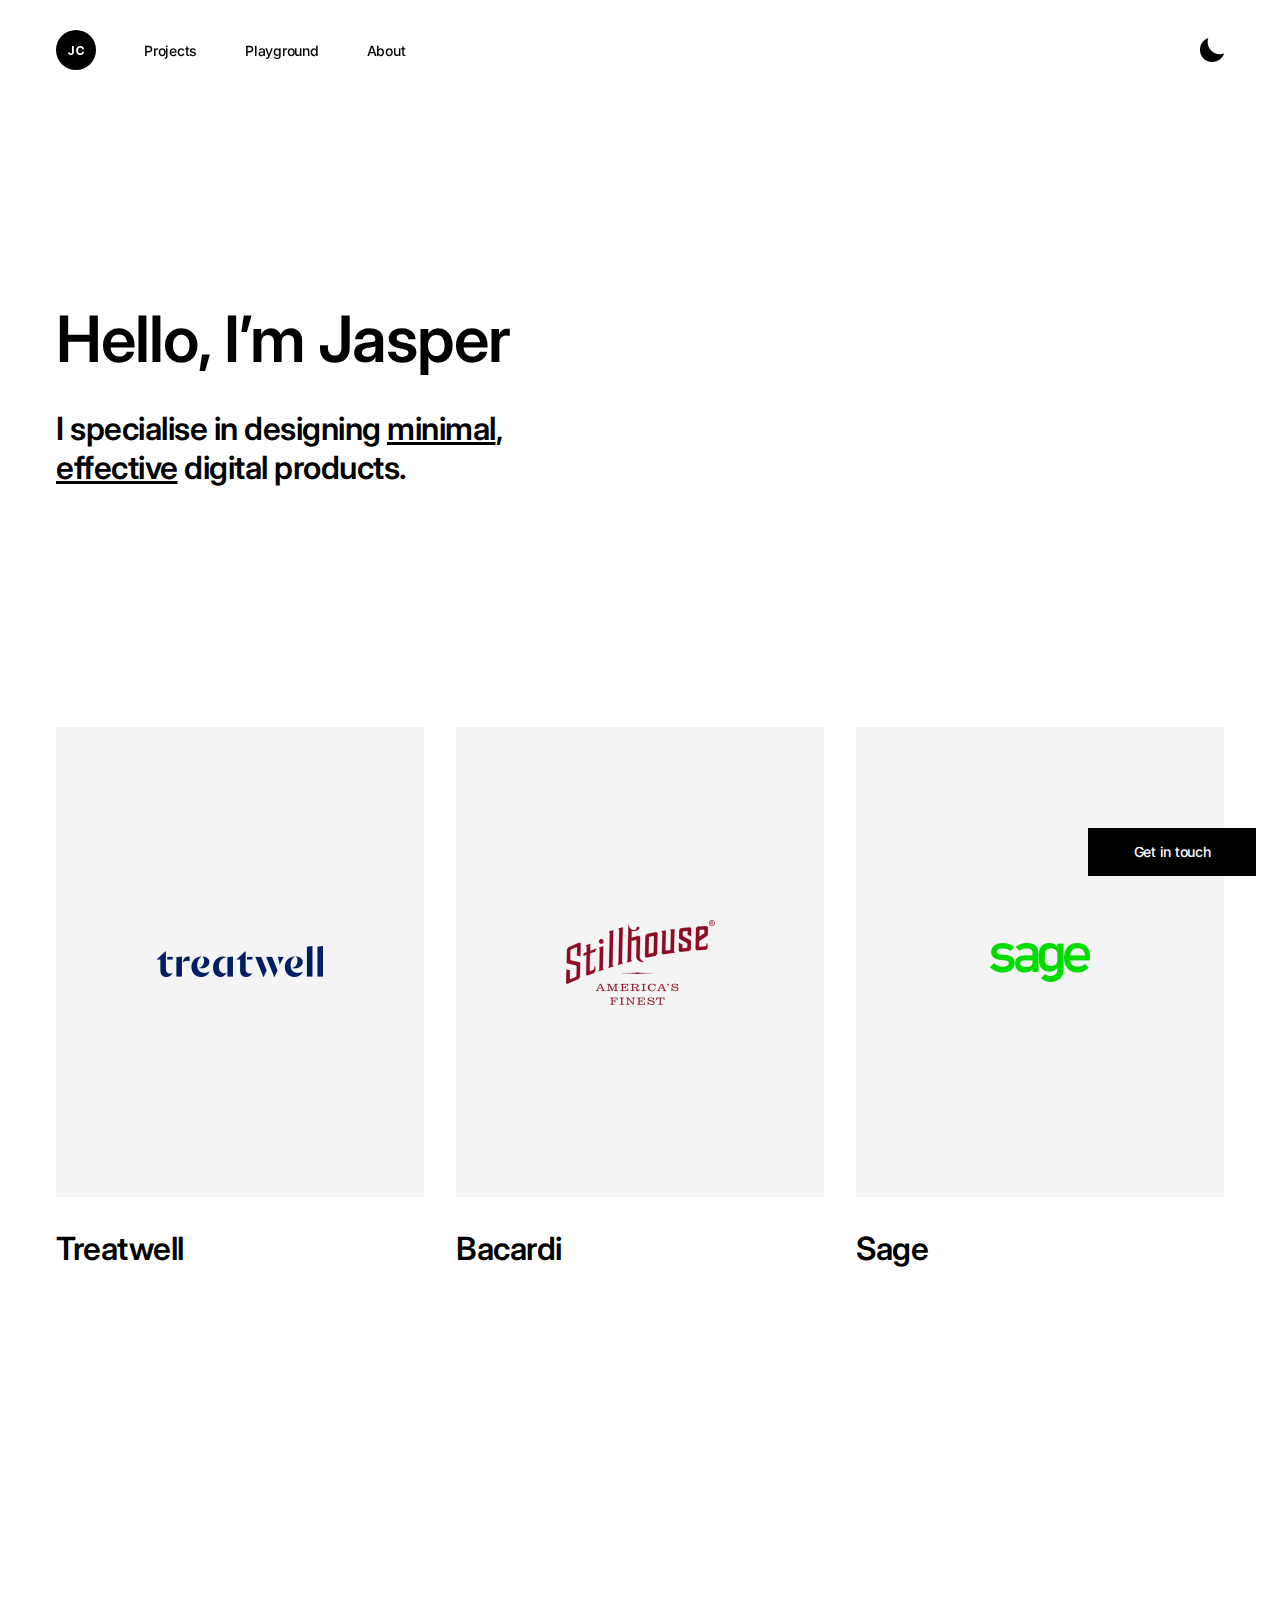
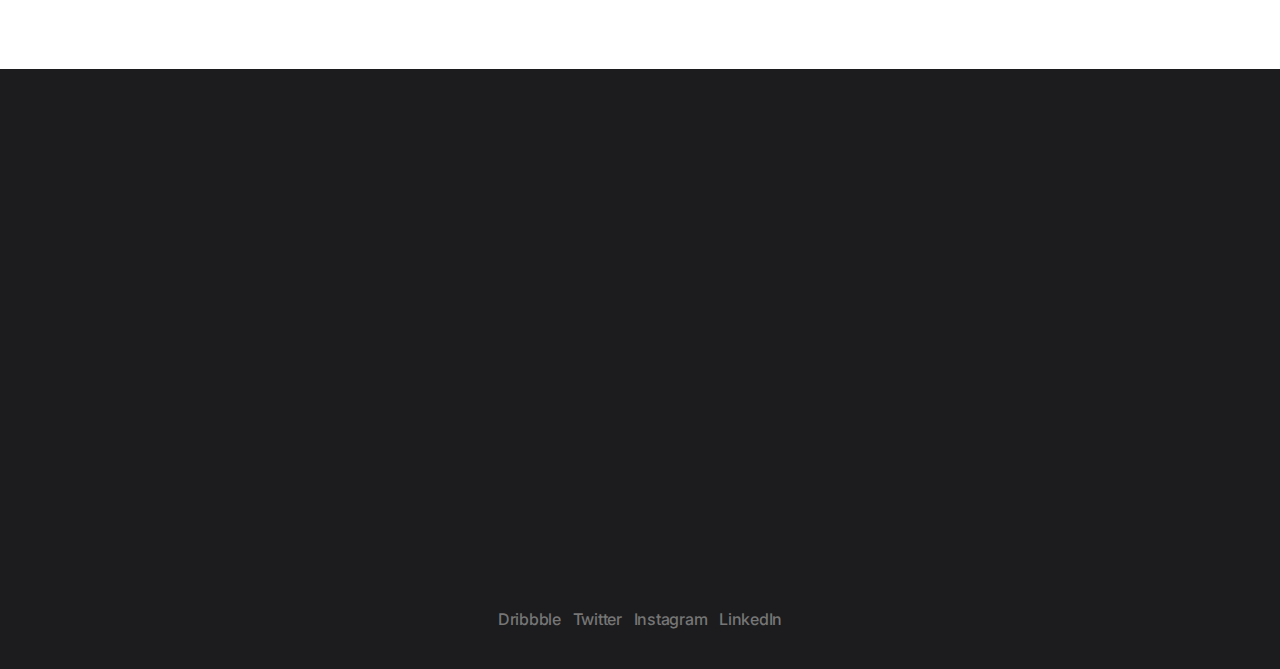
<file: index.html>
<!DOCTYPE html>
<html lang="en">
  <head>
    <meta charset="UTF-8">
  <meta name="viewport" content="width=device-width,initial-scale=1">
  <meta name="Description" content="I specialise in designing minimal, effective digital products.">
    <title>Jasper Cheyney • Lead Designer</title>
    <link href="https://fonts.googleapis.com/css2?family=Inter:wght@500;600&display=swap" rel="stylesheet">
  <link rel="stylesheet" href="styles.css" type="text/css">
  <link rel="icon" type="image/png" href="favicon.ico"/>
    <script async src="https://www.googletagmanager.com/gtag/js?id=UA-79519538-1"></script>
  <script>
    window.dataLayer = window.dataLayer || [];
    function gtag(){dataLayer.push(arguments);}
    gtag('js', new Date());

    gtag('config', 'UA-79519538-1');
  </script>
  <meta property="og:image" content="https://jaspercheyney.co.uk/images/social-preview.png"/>
  <meta property="og:title" content="Jasper Cheyney • Lead Designer"/>
  <meta property="og:description" content="I specialise in designing minimal, effective digital products."/>
  </head>
  <body>
  <script>
    let onpageLoad = localStorage.getItem("theme") || "";
    let element = document.body;
    if (element && onpageLoad) {
        element.classList.add(onpageLoad);
        element.classList.remove('no-animate');
    }
  </script>
    
<div class="navigation">
<div id="navbar" class="wrapper">
<div class="container">
    <nav>
      <div class="hamburger">
        <div class="line"></div>
        <div class="line"></div>
        <div class="line"></div>
      </div>

      <ul class="nav-links">
        <li class="logo"><a href="https://jaspercheyney.co.uk/" aria-label="Home"></a></li>
    		<li><a href="#projects">Projects</a></li>
    		<li><a href="https://jaspercheyney.co.uk/playground">Playground</a></li>
    		<li><a href="https://jaspercheyney.co.uk/about">About</a></li>
        <li class="dark-mode-toggle" id="darkmodeToggle" onclick="themeToggle()">
        	<svg width="24" height="24" viewBox="0 0 24 24" fill="none" xmlns="http://www.w3.org/2000/svg">
        	<path id="dark-mode-svg" d="M12 24C18.6274 24 23 19.5 24 15.6C18.5 17.5 14.105 15.1973 11.65 13C5.5 7 8.4 0 8.4 0C4 1.5 0 5.37258 0 12C0 18.6274 5.37258 24 12 24Z" fill="#000000">
        	<animate id="animation-to-sun" begin="indefinite" attributeName="d" dur="400ms" to="M12 24C18.6274 24 24 18.6274 24 12C24 8.69378 22.6629 5.69986 20.5 3.52946C18.3273 1.34923 15.3212 0 12 0C5.37258 0 0 5.37258 0 12C0 18.6274 5.37258 24 12 24Z" fill="freeze"/>
        	<animate id="animation-to-white" begin="indefinite" attributeName="fill" to="#F5F5F7" dur="400ms" fill="freeze"/>
        	<animate id="animation-to-moon" begin="indefinite" attributeName="d" dur="400ms" to="M12 24C18.6274 24 23 19.5 24 15.6C18.5 17.5 14.105 15.1973 11.65 13C5.5 7 8.4 0 8.4 0C4 1.5 0 5.37258 0 12C0 18.6274 5.37258 24 12 24Z" fill="freeze"/>
        	<animate id="animation-to-black" begin="indefinite" attributeName="fill" to="#000000" dur="400ms" fill="freeze"/>
        	</path>
        	</svg>
        </li>
		  </ul>
    </nav>
</div>
</div>
</div>

    <div class="wrapper">
      <div class="container">
        <div class="col-12-lrg hero show-on-scroll">
            <h1>Hello, I’m Jasper</h1>
             <h3>I specialise in designing <u>minimal</u>, <u>effective</u> digital products.</h3>
        </div>

        
  <div class="col-12-lrg">
    <div class="projects" id="projects">

      <div class="project-card show-on-scroll">
        <a href="https://jaspercheyney.co.uk/treatwell">
          <div class="project-single">
            <div class="treatwell"><img src="images/project-placeholder.png" alt="Treatwell project"></div>
            <h5>View project</h5>
          </div>
          <h3>Treatwell</h3>
        </a>
      </div>

      <div class="project-card show-on-scroll">
        <a href="https://jaspercheyney.co.uk/bacardi">
          <div class="project-single">
            <div class="bacardi"><img src="images/project-placeholder.png" alt="Bacardi project"></div>
            <h5>View project</h5>
          </div>
          <h3>Bacardi</h3>
        </a>
      </div>

      <div class="project-card show-on-scroll">
        <a href="https://jaspercheyney.co.uk/sage">
          <div class="project-single">
            <div class="sage"><img src="images/project-placeholder.png" alt="Sage project"></div>
            <h5>View project</h5>
          </div>
          <h3>Sage</h3>
        </a>
      </div>

      <div class="project-card show-on-scroll">
        <a href="https://jaspercheyney.co.uk/lindy">
          <div class="project-single">
            <div class="lindy"><img src="images/project-placeholder.png" alt="LINDY project"></div>
            <h5>View project</h5>
          </div>
          <h3>LINDY</h3>
        </a>
      </div>

      <div class="project-card show-on-scroll">
        <a href="https://jaspercheyney.co.uk/thingstream">
          <div class="project-single">
            <div class="thingstream"><img src="images/project-placeholder.png" alt="Thingstream project"></div>
            <h5>View project</h5>
          </div>
          <h3>Thingstream</h3>
        </a>
      </div>

      <div class="project-card show-on-scroll">
        <a href="https://jaspercheyney.co.uk/bravo">
          <div class="project-single">
            <div class="bravo"><img src="images/project-placeholder.png" alt="Bravo project"></div>
            <h5>View project</h5>
          </div>
          <h3>Bravo</h3>
        </a>
      </div>

    </div>
  </div>

        </div>

        <div class="col-12-lrg">
          <div class="status">
            <div class="container show-on-scroll">
            <h2>I currently work at <a href="https://www.gymshark.com/" rel="noreferrer noopener nofollow" target="_blank"><u>Gymshark</u></a>, helping unite the conditioning community as a Lead Product Designer on the Training app.</h2>
            </div>
          </div>
        </div>

    <div class="container what-i-do show-on-scroll">
      <h2>What I do</h2>
        <div class="col-12-lrg">
            <div class="skills">
              <div class="skill-card">
                <div class="skill-icon"><img src="images/icon-placeholder.svg" alt="Product Design Icon"></div>
                <h5>Product Design</h5>
              </div>
              <div class="skill-card">
                <div class="skill-icon"><img src="images/icon-placeholder.svg" alt="Design System Icon"></div>
                <h5>Design Systems</h5>
              </div>
              <div class="skill-card">
                <div class="skill-icon"><img src="images/icon-placeholder.svg" alt="UI/UX Design Icon"></div>
                <h5>UI/UX Design</h5>
              </div>
              <div class="skill-card">
                <div class="skill-icon"><img src="images/icon-placeholder.svg" alt="Interaction Design Icon"></div>
                <h5>Interaction Design</h5>
              </div>

              <div class="skill-card">
                <div class="skill-icon"><img src="images/icon-placeholder.svg" alt="Figma/Sketch Icon"></div>
                <h5>Figma/Sketch</h5>
              </div>
              <div class="skill-card">
                <div class="skill-icon"><img src="images/icon-placeholder.svg" alt="Principle/Framer Icon"></div>
                <h5>Principle/Framer</h5>
              </div>
              <div class="skill-card">
                <div class="skill-icon"><img src="images/icon-placeholder.svg" alt="Zeplin Icon"></div>
                <h5>Zeplin</h5>
              </div>
              <div class="skill-card">
                <div class="skill-icon"><img src="images/icon-placeholder.svg" alt="Adobe Suite Icon"></div>
                <h5>Adobe Suite</h5>
              </div>

            </div>
        </div>
    </div>
</div> <!-- End of wrapper -->

      <div class="col-12-lrg footer">
        <div class="container show-on-scroll">
          <h2>Say hello.</h2>
          <div class="footer-cta"><a href="mailto:jasper@cheyneymail.co.uk?subject=Hello!">Get in touch</a></div>
        </div>
      </div>
      <div class="col-12-lrg sub-footer">
        <div class="social-links">
          <h4>
            <a href="https://dribbble.com/jasperc" rel="noreferrer noopener nofollow" target="_blank">Dribbble</a>
            <a href="https://twitter.com/JasperCheyney" rel="noreferrer noopener nofollow" target="_blank">Twitter</a>
            <a href="https://www.instagram.com/jaspercheyney/" rel="noreferrer noopener nofollow" target="_blank">Instagram</a>
            <a href="https://www.linkedin.com/in/jaspercheyney/" rel="noreferrer noopener nofollow" target="_blank">LinkedIn</a>
          </h4>
        </div>
      </div>

    
<div class="fixed-cta">
  <a href="mailto:jasper@cheyneymail.co.uk?subject=Hello!">Get in touch</a>
</div>

  <script src="app.js"></script>

  </body>
</html>
</file>
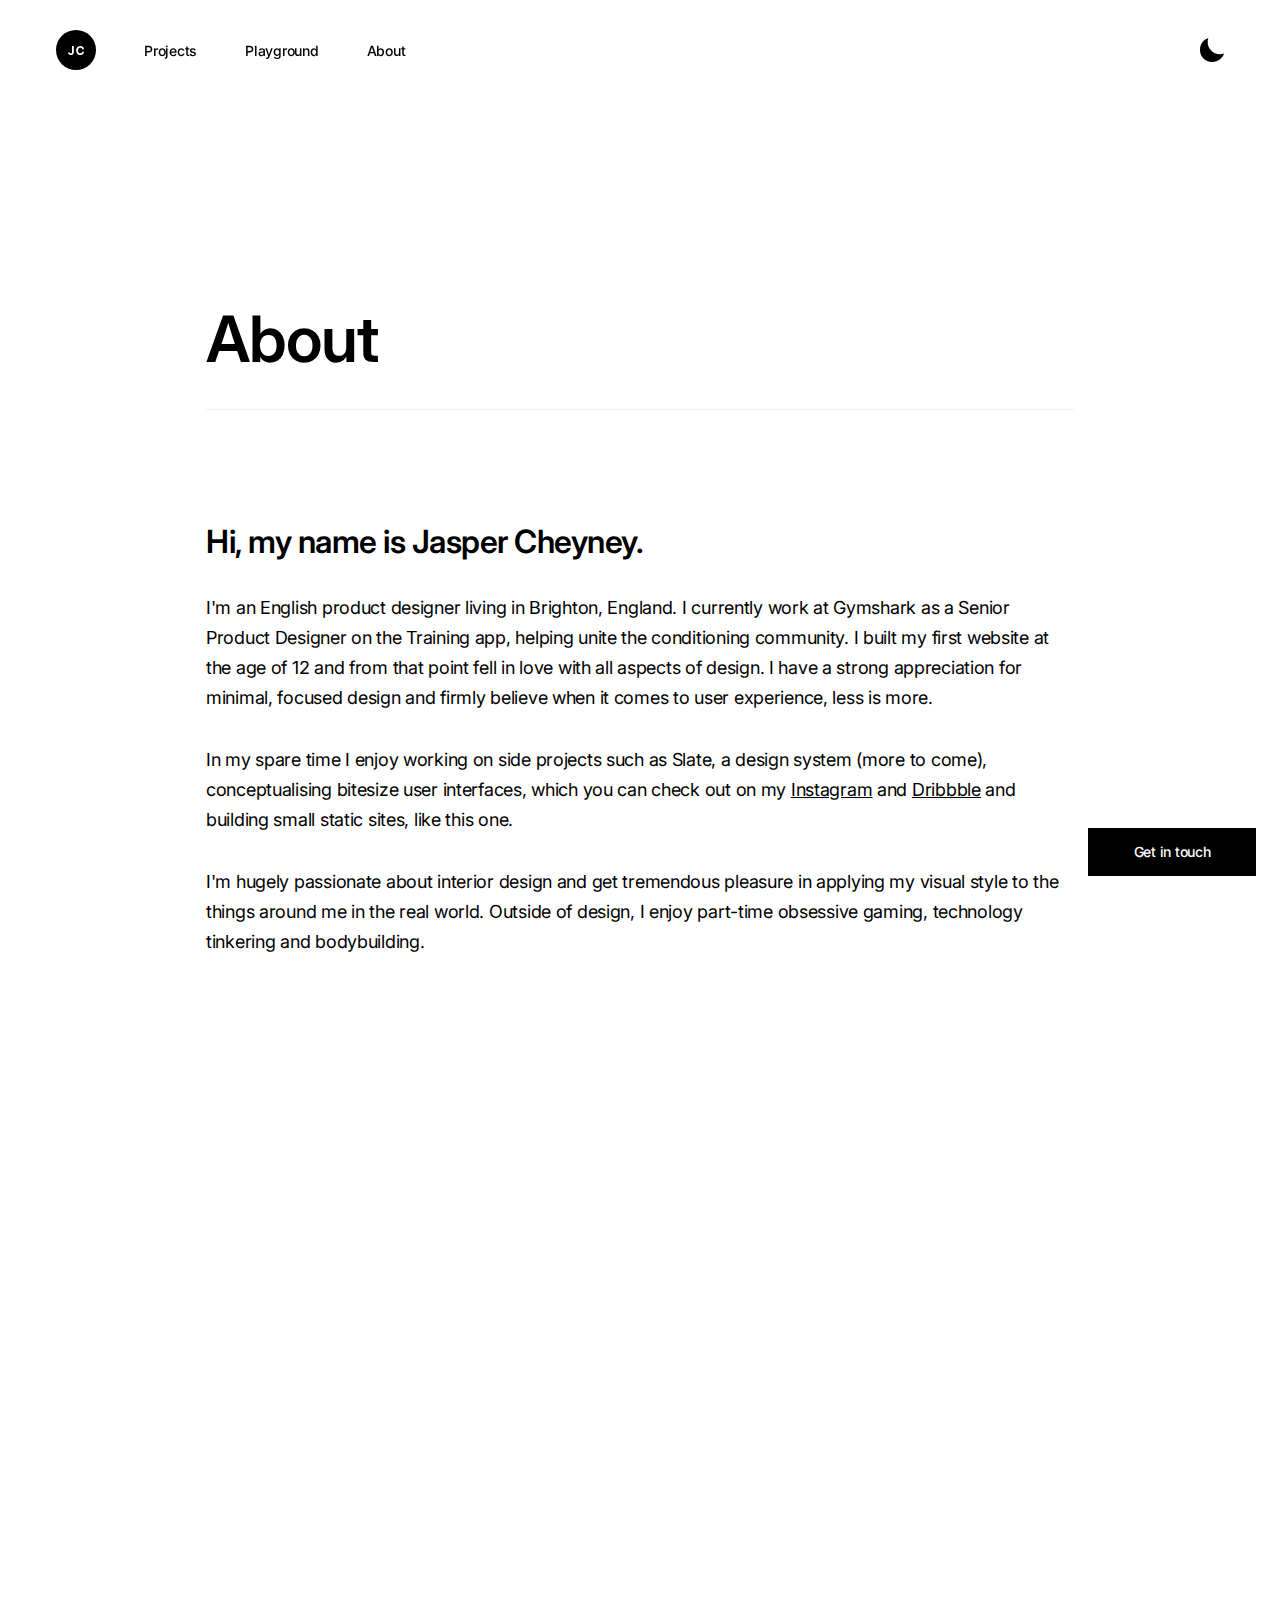
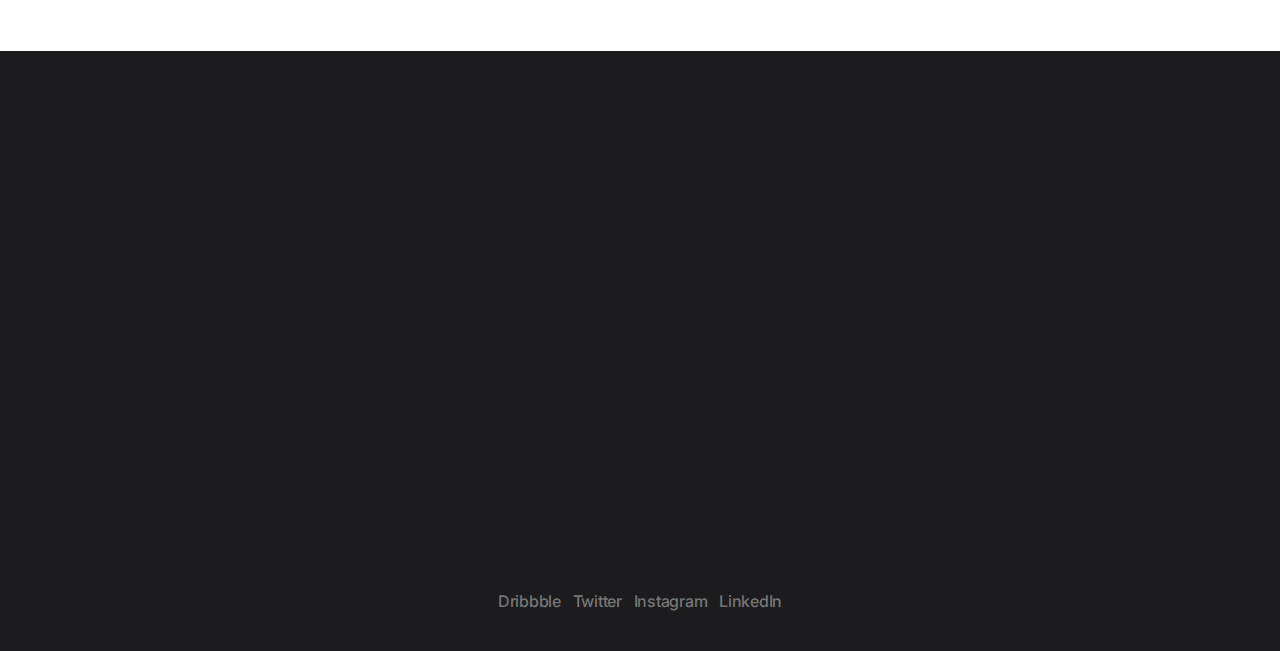
<file: about.html>
<!DOCTYPE html>
<html lang="en">
  <head>
    <meta charset="UTF-8">
  <meta name="viewport" content="width=device-width,initial-scale=1">
  <meta name="Description" content="Product designer living in Brighton, England.">
    <title>About • Jasper Cheyney • Lead Designer</title>
    <link href="https://fonts.googleapis.com/css2?family=Inter:wght@400;500;600&display=swap" rel="stylesheet">
  <link rel="stylesheet" href="styles.css" type="text/css">
  <link rel="icon" type="image/png" href="favicon.ico"/>
    <script async src="https://www.googletagmanager.com/gtag/js?id=UA-79519538-1"></script>
  <script>
    window.dataLayer = window.dataLayer || [];
    function gtag(){dataLayer.push(arguments);}
    gtag('js', new Date());

    gtag('config', 'UA-79519538-1');
  </script>
  <meta property="og:image" content="https://jaspercheyney.co.uk/images/social-preview.png"/>
  <meta property="og:title" content="About • Jasper Cheyney • Lead Designer"/>
  <meta property="og:description" content="I specialise in designing minimal, effective digital products."/>
  </head>
  <body>
  <script>
    let onpageLoad = localStorage.getItem("theme") || "";
    let element = document.body;
    if (element && onpageLoad) {
        element.classList.add(onpageLoad);
        element.classList.remove('no-animate');
    }
  </script>

<div class="navigation">
<div id="navbar" class="wrapper">
<div class="container">
    <nav>
      <div class="hamburger">
        <div class="line"></div>
        <div class="line"></div>
        <div class="line"></div>
      </div>

      <ul class="nav-links">
        <li class="logo"><a href="https://jaspercheyney.co.uk/" aria-label="Home"></a></li>
        <li><a href="https://jaspercheyney.co.uk/#projects">Projects</a></li>
        <li><a href="https://jaspercheyney.co.uk/playground">Playground</a></li>
        <li><a href="https://jaspercheyney.co.uk/about">About</a></li>
        <li class="dark-mode-toggle" id="darkmodeToggle" onclick="themeToggle()">
          <svg width="24" height="24" viewBox="0 0 24 24" fill="none" xmlns="http://www.w3.org/2000/svg">
          <path id="dark-mode-svg" d="M12 24C18.6274 24 23 19.5 24 15.6C18.5 17.5 14.105 15.1973 11.65 13C5.5 7 8.4 0 8.4 0C4 1.5 0 5.37258 0 12C0 18.6274 5.37258 24 12 24Z" fill="#000000">
          <animate id="animation-to-sun" begin="indefinite" attributeName="d" dur="400ms" to="M12 24C18.6274 24 24 18.6274 24 12C24 8.69378 22.6629 5.69986 20.5 3.52946C18.3273 1.34923 15.3212 0 12 0C5.37258 0 0 5.37258 0 12C0 18.6274 5.37258 24 12 24Z" fill="freeze"/>
          <animate id="animation-to-white" begin="indefinite" attributeName="fill" to="#F5F5F7" dur="400ms" fill="freeze"/>
          <animate id="animation-to-moon" begin="indefinite" attributeName="d" dur="400ms" to="M12 24C18.6274 24 23 19.5 24 15.6C18.5 17.5 14.105 15.1973 11.65 13C5.5 7 8.4 0 8.4 0C4 1.5 0 5.37258 0 12C0 18.6274 5.37258 24 12 24Z" fill="freeze"/>
          <animate id="animation-to-black" begin="indefinite" attributeName="fill" to="#000000" dur="400ms" fill="freeze"/>
          </path>
          </svg>
        </li>
      </ul>
    </nav>
</div>
</div>
</div>
    
    <div class="wrapper show-on-scroll">
      <div class="project-container">
        <div class="col-12-lrg hero project-column">
          <div class="project-title">
            <h1>About</h1>
          </div>
        </div>
        <h3>Hi, my name is Jasper Cheyney.</h3>
        <p>I'm an English product designer living in Brighton, England. I currently work at Gymshark as a Senior Product Designer on the Training app, helping unite the conditioning community. I built my first website at the age of 12 and from that point fell in love with all aspects of design. I have a strong appreciation for minimal, focused design and firmly believe when it comes to user experience, less is more.
        </p>

        <p>In my spare time I enjoy working on side projects such as Slate, a design system (more to come), conceptualising bitesize user interfaces, which you can check out on my  <a class="social" href="https://www.instagram.com/jaspercheyney/" target="_blank"><u>Instagram</u></a> and <a class="social" href="https://dribbble.com/jasperc" target="_blank"><u>Dribbble</u></a> and building small static sites, like this one.</p>

        <p>I'm hugely passionate about interior design and get tremendous pleasure in applying my visual style to the things around me in the real world. Outside of design, I enjoy part-time obsessive gaming, technology tinkering and bodybuilding.</p>

          </div>
        </div>

        <div class="wrapper">
          <div class="container">
            <div class="col-12-lrg show-on-scroll">
              <div class="projects photos">
                <div class="photo-card"><img src="images/about/plant.jpg" alt="A photograph of a cheese plant"></div>
                <div class="photo-card"><img src="images/about/set-up.jpg" alt="A photography of my desk set-up"></div>
                <div class="photo-card"><img src="images/about/lighthouse.jpg" alt="A photography of birling gap lighthouse"></div>
            </div>
            </div>
          </div>
        </div>

      <div class="col-12-lrg footer">
        <div class="container show-on-scroll">
          <h2>Say hello.</h2>
          <div class="footer-cta"><a href="mailto:jasper@cheyneymail.co.uk?subject=Hello!">Get in touch</a></div>
        </div>
      </div>
      <div class="col-12-lrg sub-footer">
        <div class="social-links">
          <h4>
            <a href="https://dribbble.com/jasperc" rel="noreferrer noopener nofollow" target="_blank">Dribbble</a>
            <a href="https://twitter.com/JasperCheyney" rel="noreferrer noopener nofollow" target="_blank">Twitter</a>
            <a href="https://www.instagram.com/jaspercheyney/" rel="noreferrer noopener nofollow" target="_blank">Instagram</a>
            <a href="https://www.linkedin.com/in/jaspercheyney/" rel="noreferrer noopener nofollow" target="_blank">LinkedIn</a>
          </h4>
        </div>
      </div>

<!-- Sticky CTA -->
<div class="fixed-cta">
  <a href="mailto:jasper@cheyneymail.co.uk?subject=Hello!">Get in touch</a>
</div>

  <script src="app.js"></script>
  </body>
  </html>
</file>
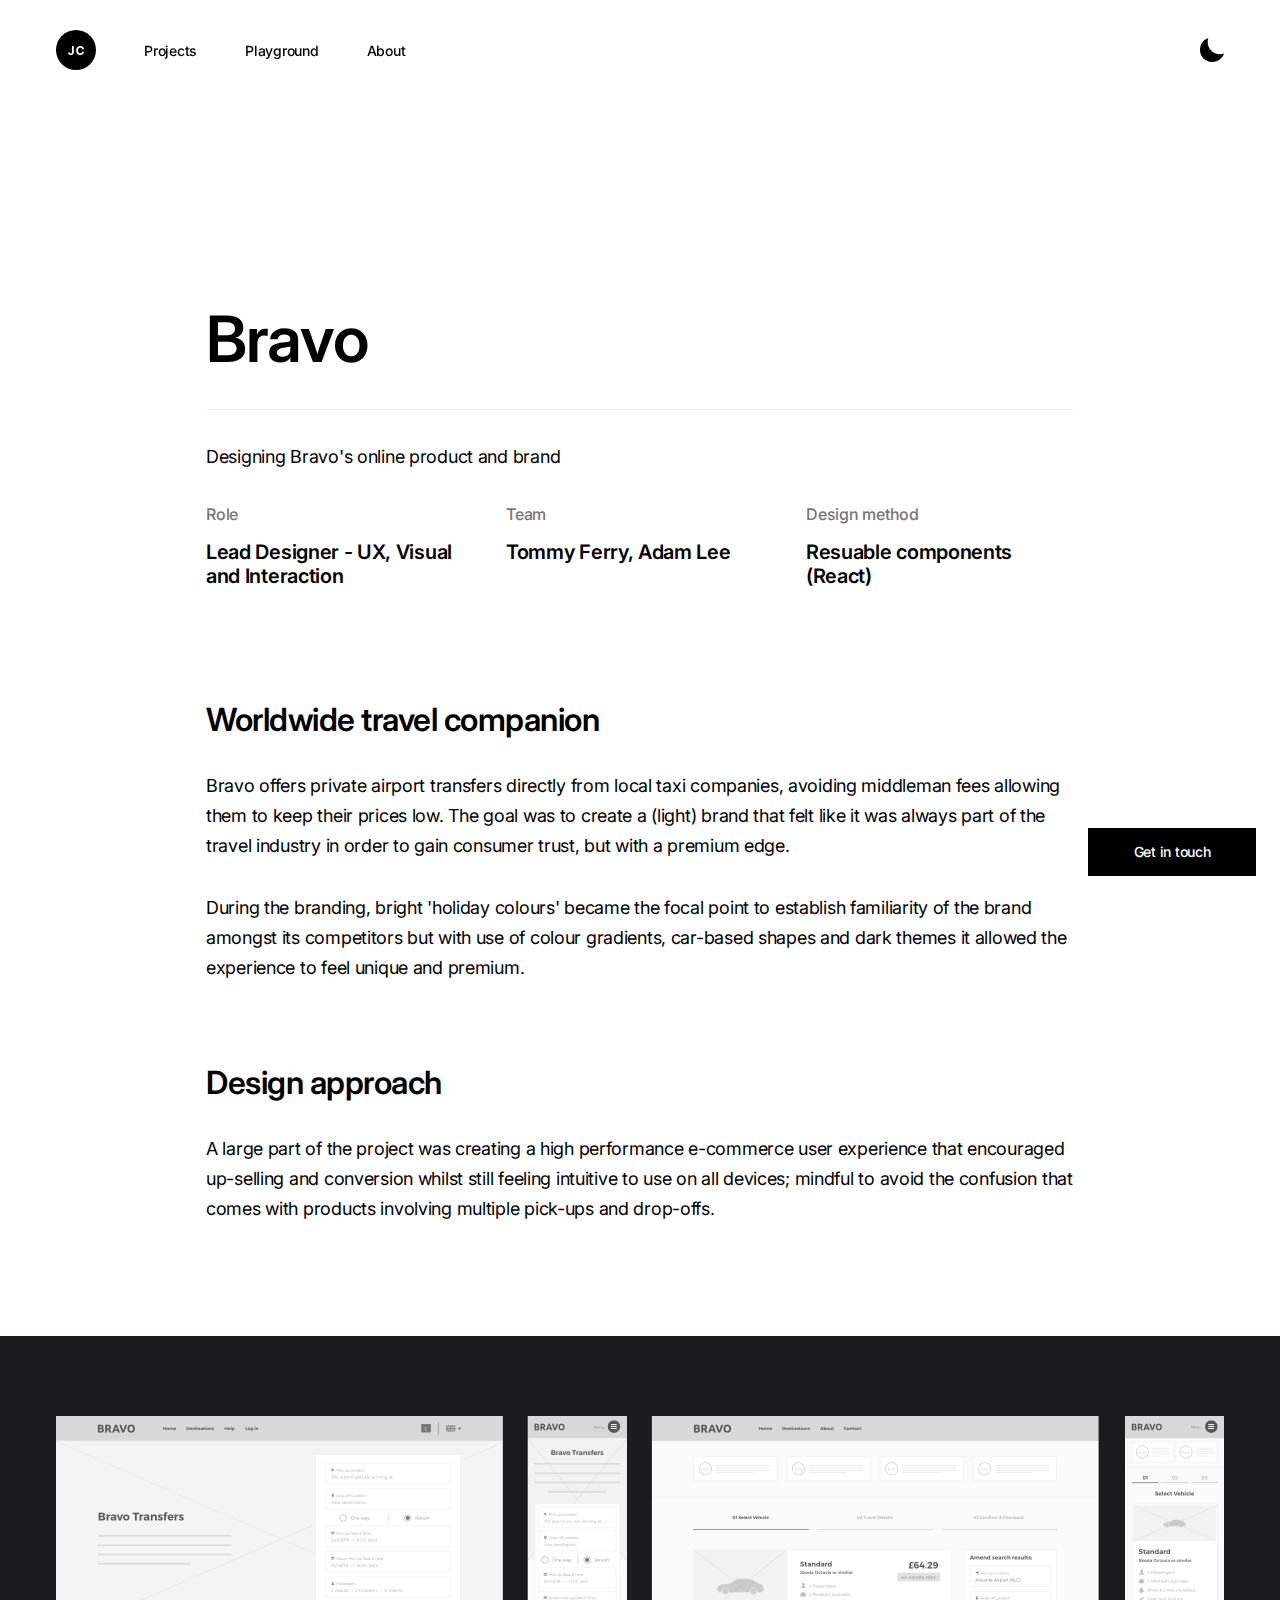
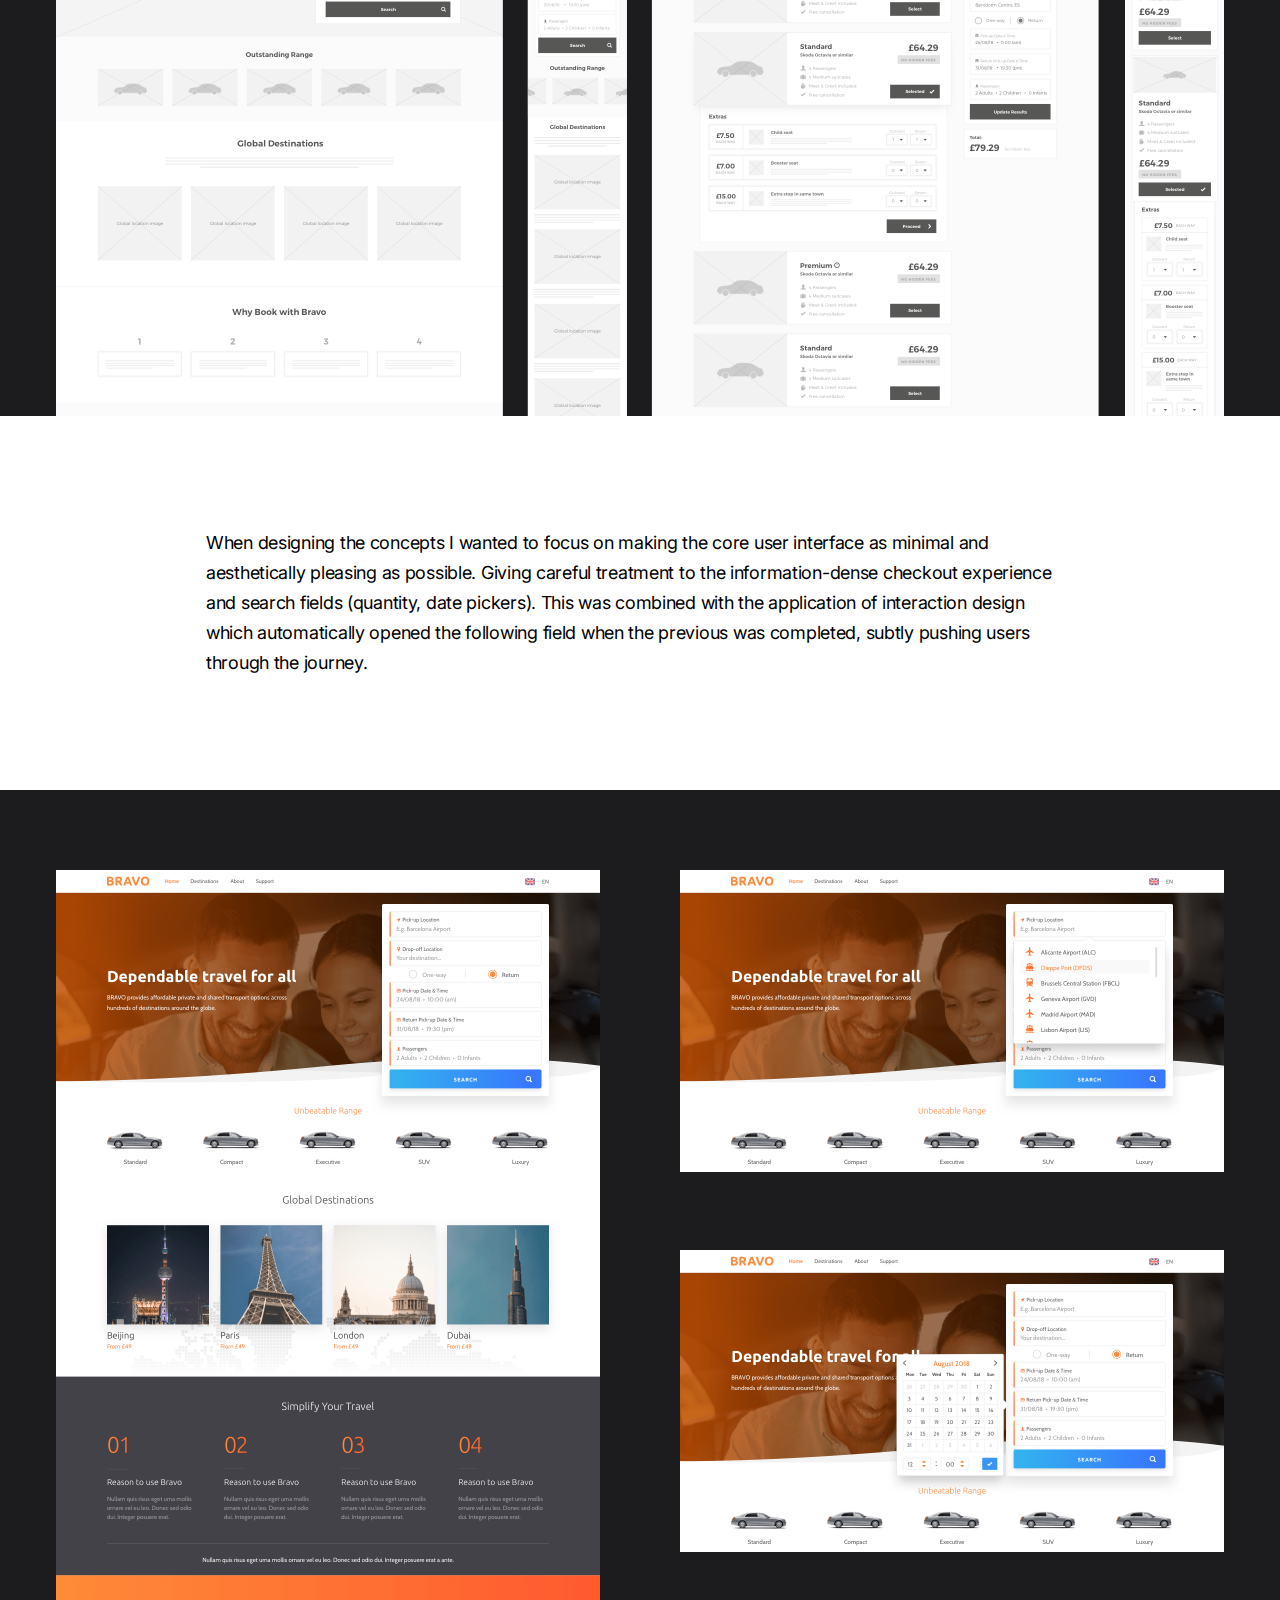
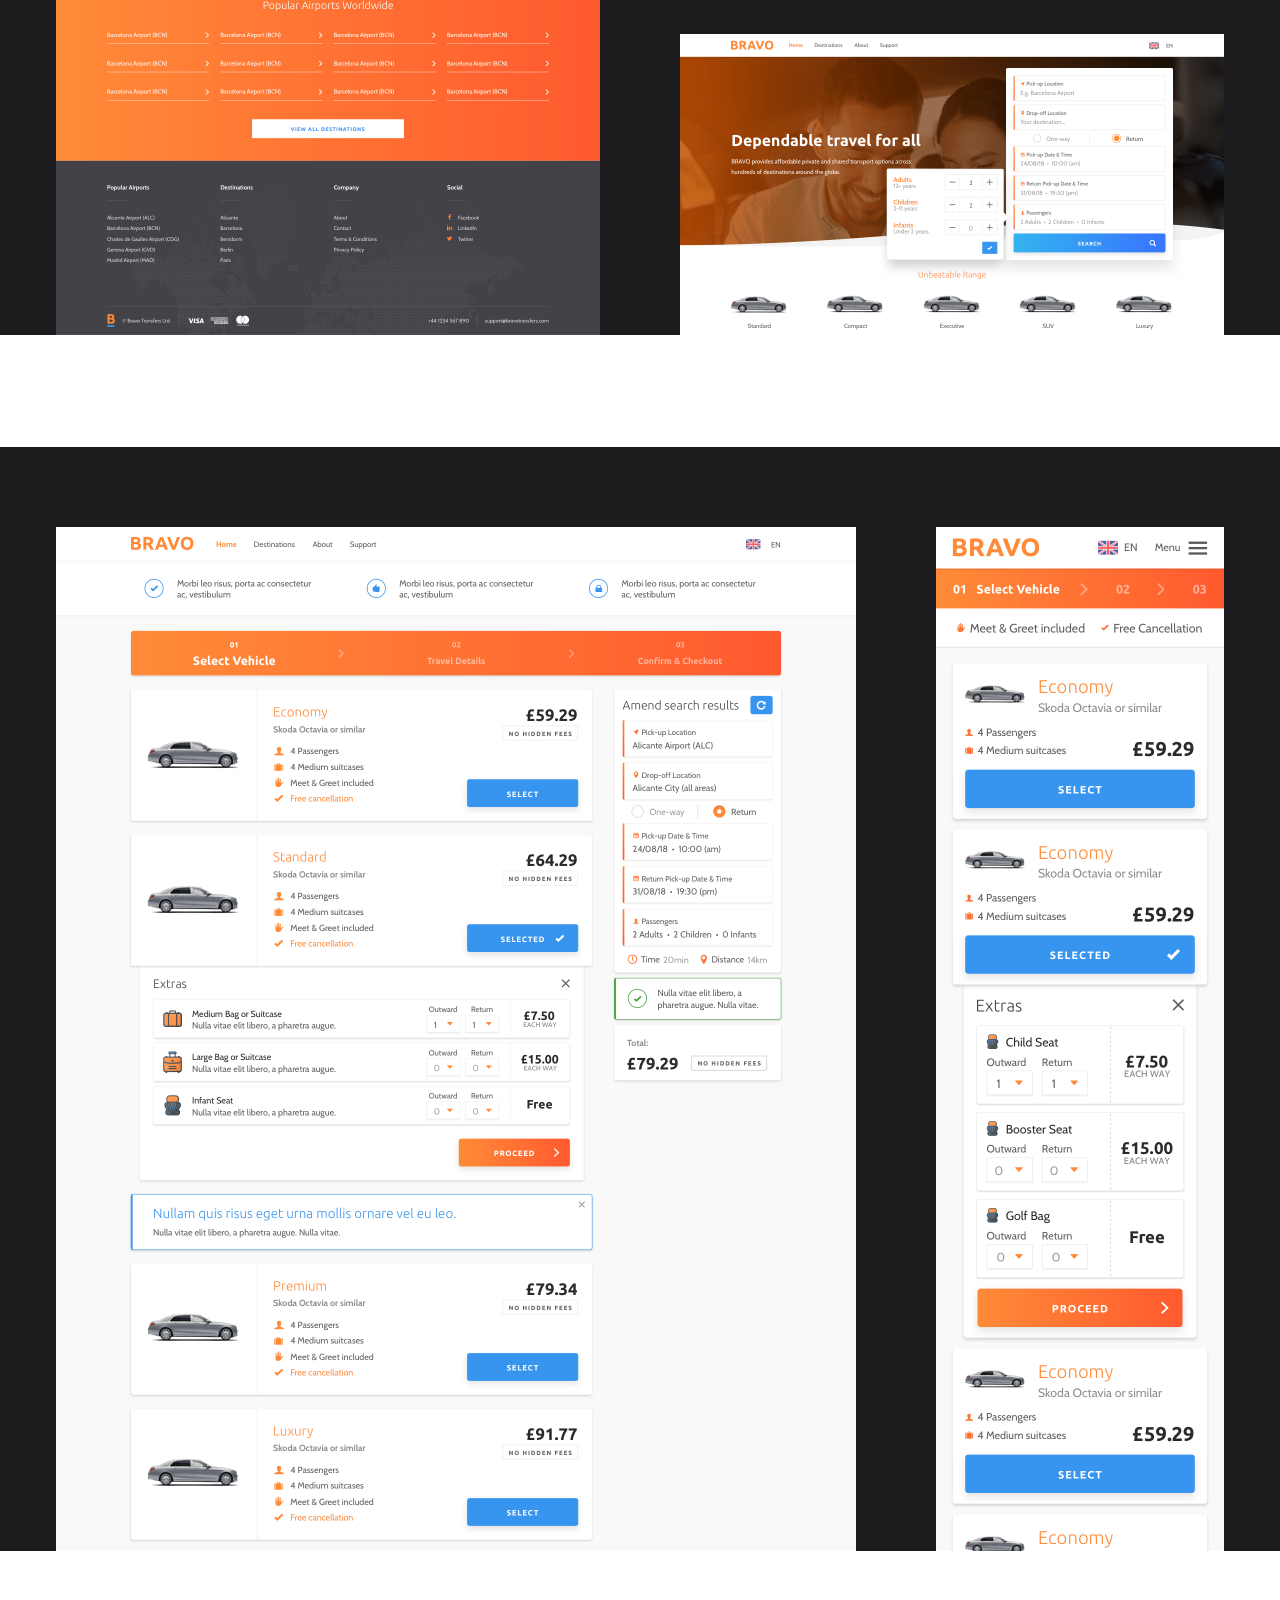
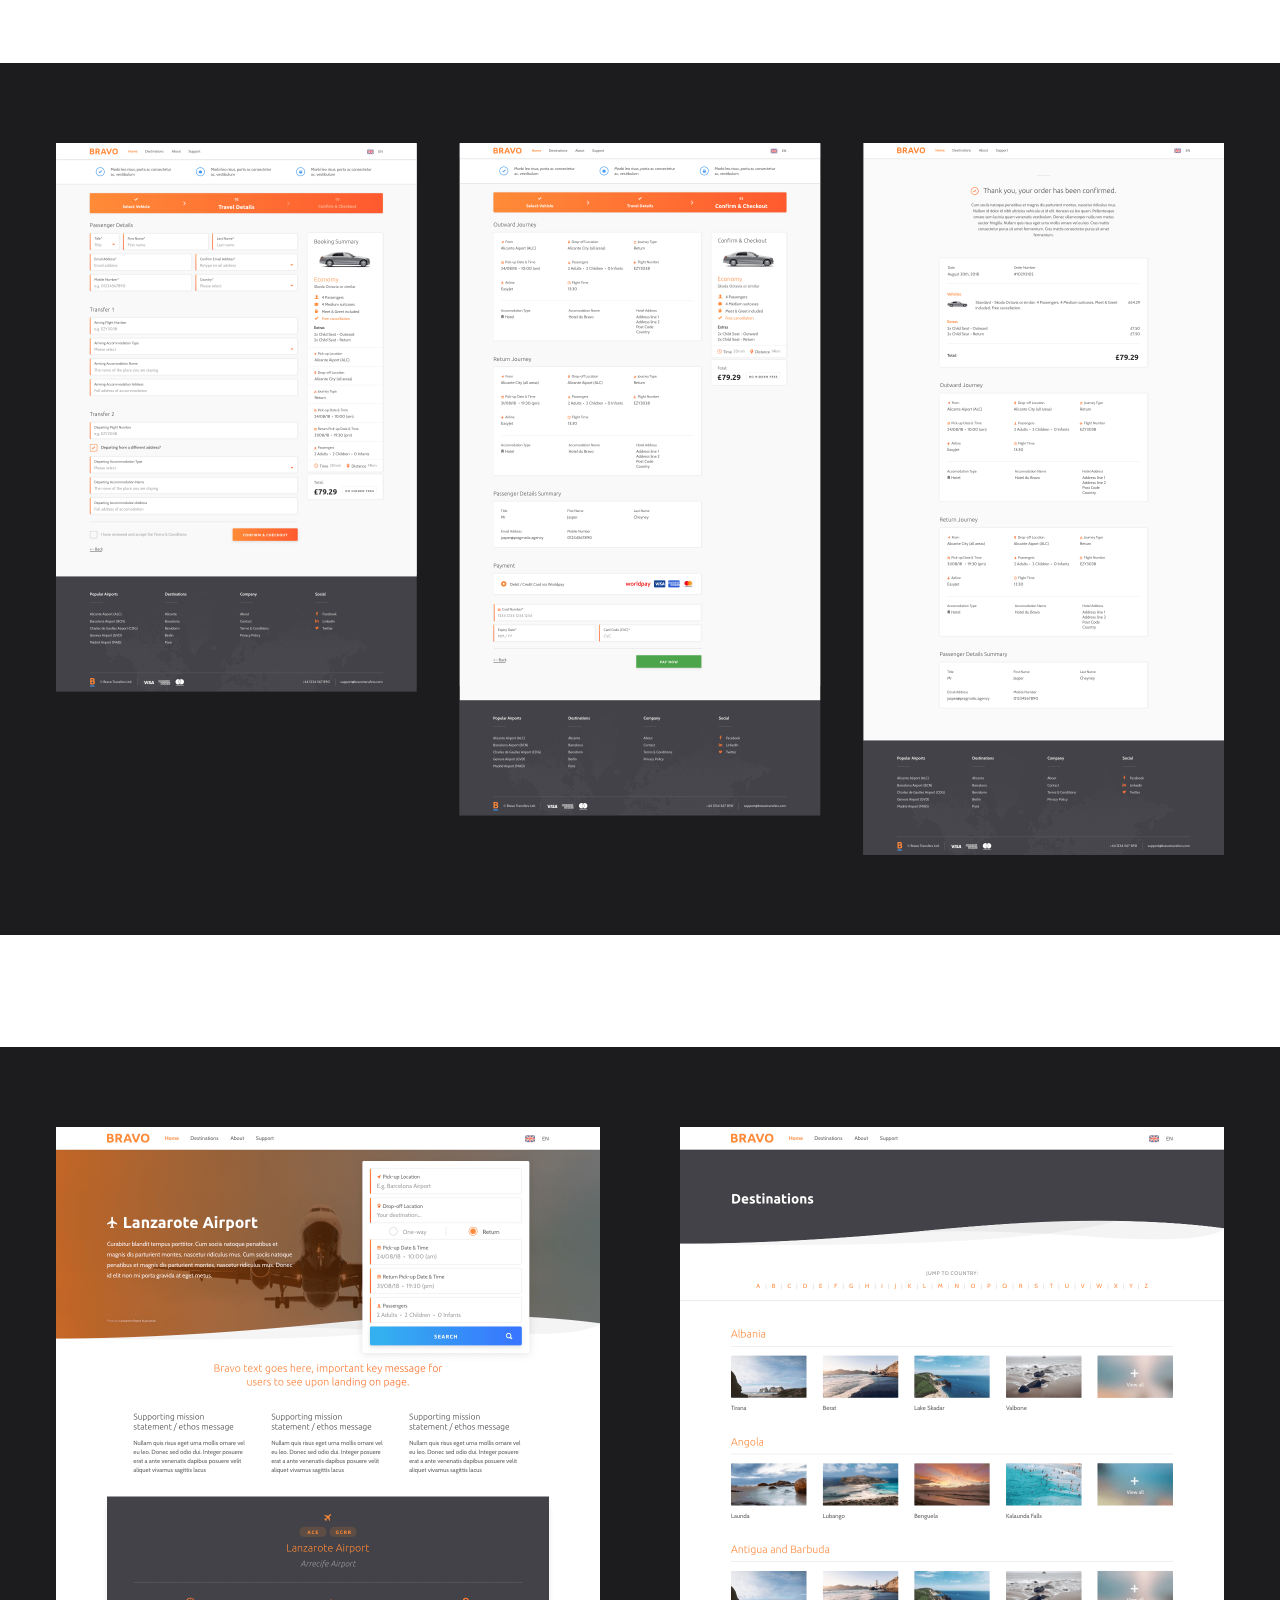
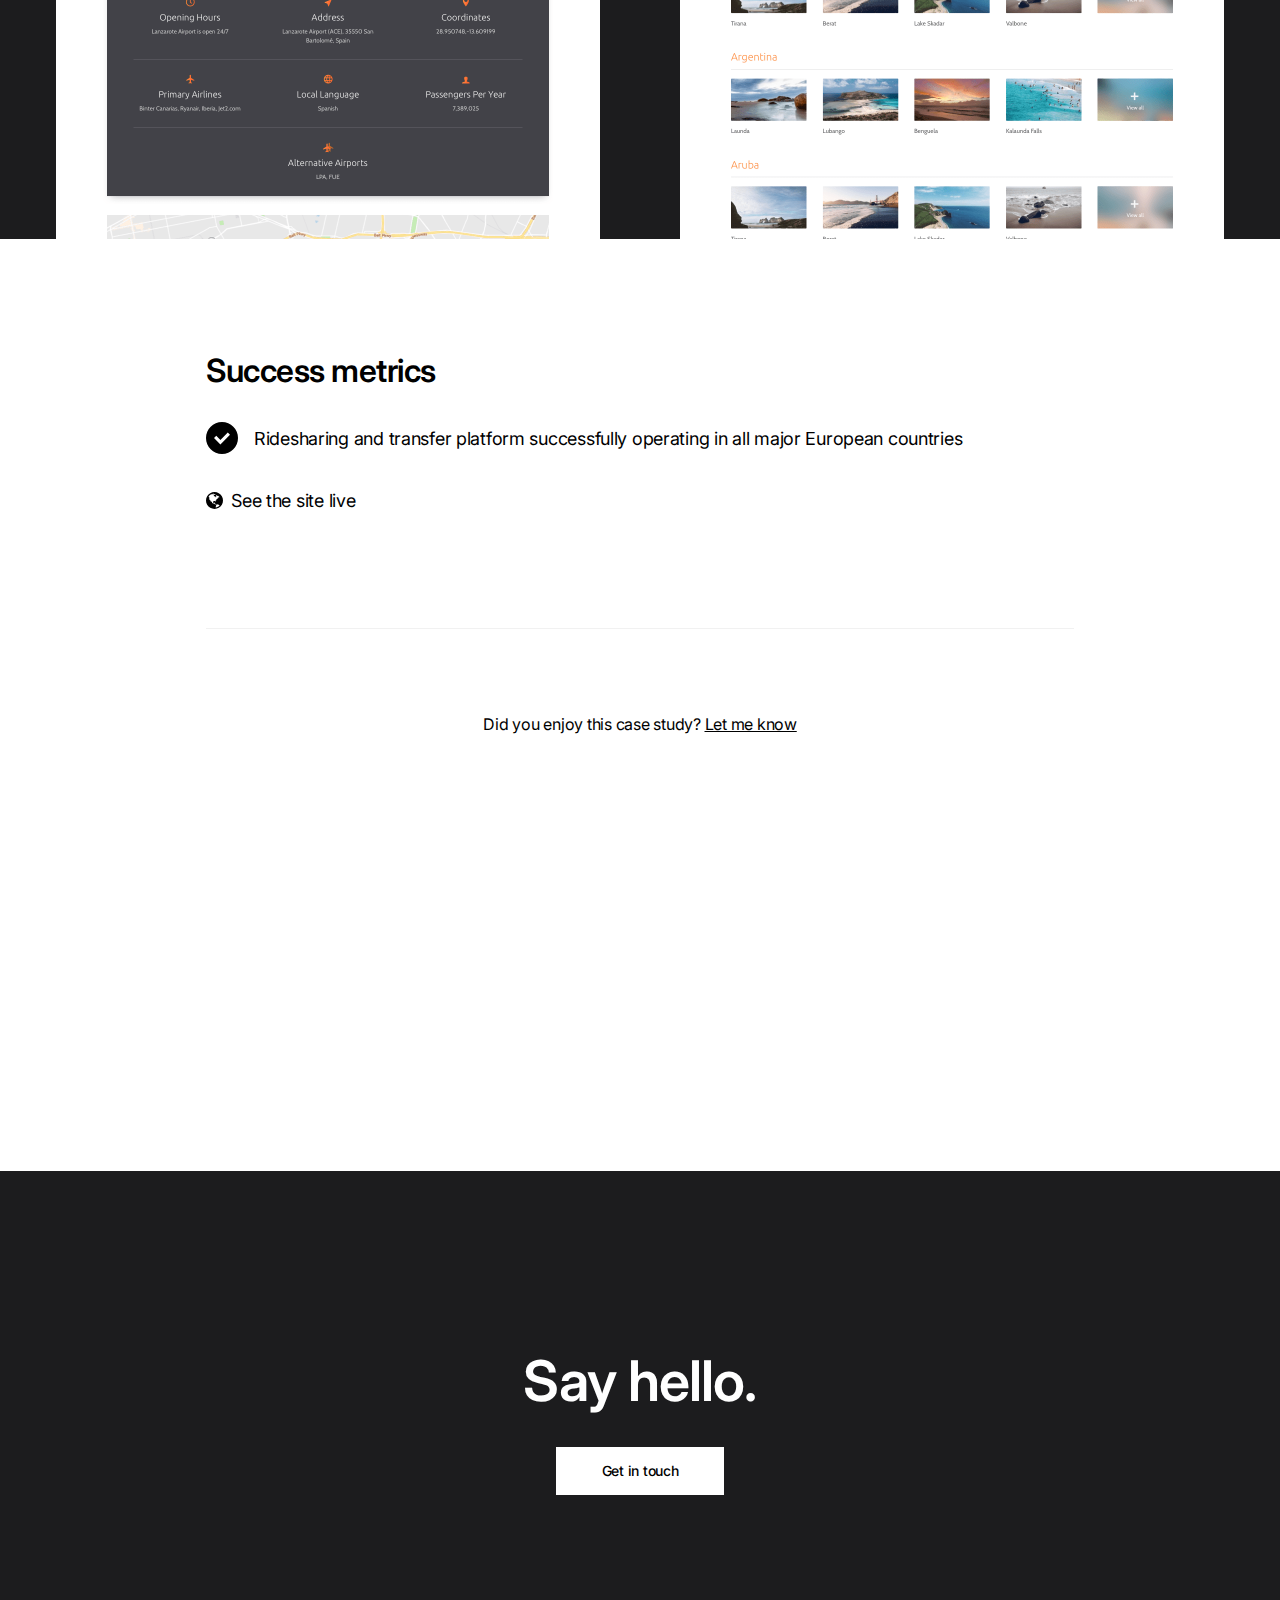
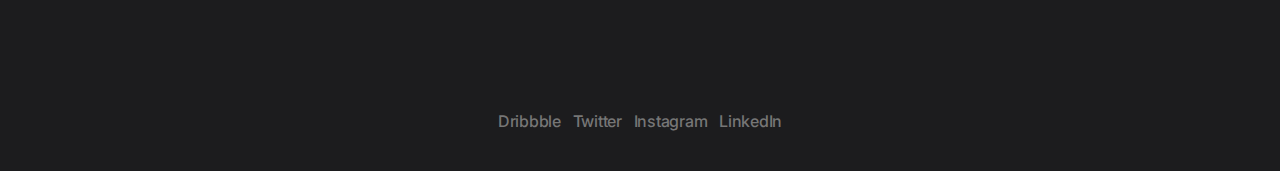
<file: bravo.html>
<!DOCTYPE html>
<html lang="en">
  <head>
    <meta charset="UTF-8">
  <meta name="viewport" content="width=device-width,initial-scale=1">
  <meta name="Description" content="Designing Bravo's online product and brand">
    <title>Bravo • Jasper Cheyney • Lead Designer</title>
    <link href="https://fonts.googleapis.com/css2?family=Inter:wght@400;500;600&display=swap" rel="stylesheet">
  <link rel="stylesheet" href="styles.css" type="text/css">
  <link rel="icon" type="image/png" href="favicon.ico"/>
    <script async src="https://www.googletagmanager.com/gtag/js?id=UA-79519538-1"></script>
  <script>
    window.dataLayer = window.dataLayer || [];
    function gtag(){dataLayer.push(arguments);}
    gtag('js', new Date());

    gtag('config', 'UA-79519538-1');
  </script>
  <meta property="og:image" content="https://jaspercheyney.co.uk/images/bravo/bravo-social-preview.png"/>
  <meta property="og:title" content="Bravo • Jasper Cheyney • Lead Designer"/>
  <meta property="og:description" content="I specialise in designing minimal, effective digital products."/>
  </head>
  <body>
  <script>
    let onpageLoad = localStorage.getItem("theme") || "";
    let element = document.body;
    if (element && onpageLoad) {
        element.classList.add(onpageLoad);
        element.classList.remove('no-animate');
    }
  </script>
<div class="navigation">
<div id="navbar" class="wrapper">
<div class="container">
    <nav>
      <div class="hamburger">
        <div class="line"></div>
        <div class="line"></div>
        <div class="line"></div>
      </div>

      <ul class="nav-links">
        <li class="logo"><a href="https://jaspercheyney.co.uk/" aria-label="Home"></a></li>
        <li><a href="https://jaspercheyney.co.uk/#projects">Projects</a></li>
        <li><a href="https://jaspercheyney.co.uk/playground">Playground</a></li>
        <li><a href="https://jaspercheyney.co.uk/about">About</a></li>
        <li class="dark-mode-toggle" id="darkmodeToggle" onclick="themeToggle()">
          <svg width="24" height="24" viewBox="0 0 24 24" fill="none" xmlns="http://www.w3.org/2000/svg">
          <path id="dark-mode-svg" d="M12 24C18.6274 24 23 19.5 24 15.6C18.5 17.5 14.105 15.1973 11.65 13C5.5 7 8.4 0 8.4 0C4 1.5 0 5.37258 0 12C0 18.6274 5.37258 24 12 24Z" fill="#000000">
          <animate id="animation-to-sun" begin="indefinite" attributeName="d" dur="400ms" to="M12 24C18.6274 24 24 18.6274 24 12C24 8.69378 22.6629 5.69986 20.5 3.52946C18.3273 1.34923 15.3212 0 12 0C5.37258 0 0 5.37258 0 12C0 18.6274 5.37258 24 12 24Z" fill="freeze"/>
          <animate id="animation-to-white" begin="indefinite" attributeName="fill" to="#F5F5F7" dur="400ms" fill="freeze"/>
          <animate id="animation-to-moon" begin="indefinite" attributeName="d" dur="400ms" to="M12 24C18.6274 24 23 19.5 24 15.6C18.5 17.5 14.105 15.1973 11.65 13C5.5 7 8.4 0 8.4 0C4 1.5 0 5.37258 0 12C0 18.6274 5.37258 24 12 24Z" fill="freeze"/>
          <animate id="animation-to-black" begin="indefinite" attributeName="fill" to="#000000" dur="400ms" fill="freeze"/>
          </path>
          </svg>
        </li>
      </ul>
    </nav>
</div>
</div>
</div>
    
    <div class="wrapper show-on-scroll">
      <div class="project-container">
        <div class="col-12-lrg hero project-column">
          <div class="project-title">
            <h1>Bravo</h1>
            <p>Designing Bravo's online product and brand</p>
          </div>
          <div class="col-12-lrg project-column">
            <div class="project-details">
              <div class="project-detail">
                <h4>Role</h4>
                <h5>Lead Designer - UX, Visual and Interaction</h5>
              </div>
              <div class="project-detail">
                <h4>Team</h4>
                <h5>Tommy Ferry, Adam Lee</h5>
              </div>
              <div class="project-detail">
                <h4>Design method</h4>
                <h5>Resuable components (React)</h5>
              </div>
            </div>
          </div>
        </div>
        <h3>Worldwide travel companion</h3>
        <p>Bravo offers private airport transfers directly from local taxi companies, avoiding middleman fees allowing them to keep their prices low. The goal was to create a (light) brand that felt like it was always part of the travel industry in order to gain consumer trust, but with a premium edge.</p>
        <p>During the branding, bright 'holiday colours' became the focal point to establish familiarity of the brand amongst its competitors but with use of colour gradients, car-based shapes and dark themes it allowed the experience to feel unique and premium.</p>
        <h3>Design approach</h3>
        <p>A large part of the project was creating a high performance e-commerce user experience that encouraged up-selling and conversion whilst still feeling intuitive to use on all devices; mindful to avoid the confusion that comes with products involving multiple pick-ups and drop-offs.</p>
      </div>
    </div>

    <div class="col-12-lrg project-dark"> 
      <div class="container wrapper">
        <img class="project-image" src="images/bravo/bravo1.png" alt="Bravo homepage and results page desktop and mobile wireframe">
      </div>
    </div>

    <div class="wrapper">
      <div class="project-container">
        <p>When designing the concepts I wanted to focus on making the core user interface as minimal and aesthetically pleasing as possible. Giving careful treatment to the information-dense checkout experience and search fields (quantity, date pickers). This was combined with the application of interaction design which automatically opened the following field when the previous was completed, subtly pushing users through the journey.</p>
      </div>
    </div>

    <div class="col-12-lrg project-dark"> 
      <div class="container wrapper">
        <img class="project-image" src="images/bravo/bravo2.png" alt="Bravo homepage design with all search UI inputs expanded">
      </div>
    </div>

   <div class="col-12-lrg project-dark"> 
     <div class="container wrapper">
       <img class="project-image" src="images/bravo/bravo3.png" alt="Bravo results page desktop and mobile design">
     </div>
   </div>

   <div class="col-12-lrg project-dark bottom-gap"> 
     <div class="container wrapper">
      <img class="project-image" src="images/bravo/bravo4.png" alt="Bravo purchase journey overview desktop designs">
    </div>
  </div>

   <div class="col-12-lrg project-dark"> 
     <div class="container wrapper">
      <img class="project-image" src="images/bravo/bravo5.png" alt="Bravo airport and destinations desktop design">
    </div>
  </div>

    <div class="wrapper">
      <div class="project-container">
          <div class="success-metrics">
            <h3>Success metrics</h3>
            <div class="success-icon success-final">
              <img src="images/icon-tick.svg" alt="Success Metric Tick Icon">
              <p>Ridesharing and transfer platform successfully operating in all major European countries</p>
            </div>
          <p class="live-link"><a href="https://www.bravotransfers.com/en/" rel="noreferrer noopener nofollow" target="_blank">See the site live</a></p>
        </div>

        <p class="smaller-p">Did you enjoy this case study? <a href="mailto:jasper@cheyneymail.co.uk?subject=Hello!">Let me know</a></p>

            <div class="projects show-on-scroll" id="projects">

      <div class="project-card">
        <a href="https://jaspercheyney.co.uk/treatwell">
          <div class="project-single">
            <div class="treatwell"><img src="images/project-placeholder-small.png" alt="Treatwell project"></div>
            <h5>View project</h5>
          </div>
        </a>
      </div>

      <div class="project-card">
        <a href="https://jaspercheyney.co.uk/bacardi">
          <div class="project-single">
            <div class="bacardi"><img src="images/project-placeholder-small.png" alt="Bacardi project"></div>
            <h5>View project</h5>
          </div>
        </a>
      </div>

      <div class="project-card">
        <a href="https://jaspercheyney.co.uk/sage">
          <div class="project-single">
            <div class="sage"><img src="images/project-placeholder-small.png" alt="Sage project"></div>
            <h5>View project</h5>
          </div>
        </a>
      </div>

      <div class="project-card">
        <a href="https://jaspercheyney.co.uk/lindy">
          <div class="project-single">
            <div class="lindy"><img src="images/project-placeholder-small.png" alt="LINDY project"></div>
            <h5>View project</h5>
          </div>
        </a>
      </div>

      <div class="project-card">
        <a href="https://jaspercheyney.co.uk/thingstream">
          <div class="project-single">
            <div class="thingstream"><img src="images/project-placeholder-small.png" alt="Thingstream project"></div>
            <h5>View project</h5>
          </div>
        </a>
      </div>

      <div class="project-card">
        <a href="https://jaspercheyney.co.uk/bravo">
          <div class="project-single">
            <div class="bravo"><img src="images/project-placeholder-small.png" alt="Bravo project"></div>
            <h5>View project</h5>
          </div>
        </a>
      </div>

    </div>

      </div>
    </div>

      <div class="col-12-lrg footer">
        <div class="container">
          <h2>Say hello.</h2>
          <div class="footer-cta"><a href="mailto:jasper@cheyneymail.co.uk?subject=Hello!">Get in touch</a></div>
        </div>
      </div>
      <div class="col-12-lrg sub-footer">
        <div class="social-links">
          <h4>
            <a href="https://dribbble.com/jasperc" rel="noreferrer noopener nofollow" target="_blank">Dribbble</a>
            <a href="https://twitter.com/JasperCheyney" rel="noreferrer noopener nofollow" target="_blank">Twitter</a>
            <a href="https://www.instagram.com/jaspercheyney/" rel="noreferrer noopener nofollow" target="_blank">Instagram</a>
            <a href="https://www.linkedin.com/in/jaspercheyney/" rel="noreferrer noopener nofollow" target="_blank">LinkedIn</a>
          </h4>
        </div>
      </div>
<!-- Sticky CTA -->
<div class="fixed-cta">
  <a href="mailto:jasper@cheyneymail.co.uk?subject=Hello!">Get in touch</a>
</div>

  <script src="app.js"></script>
  </body>
  </html>
</file>
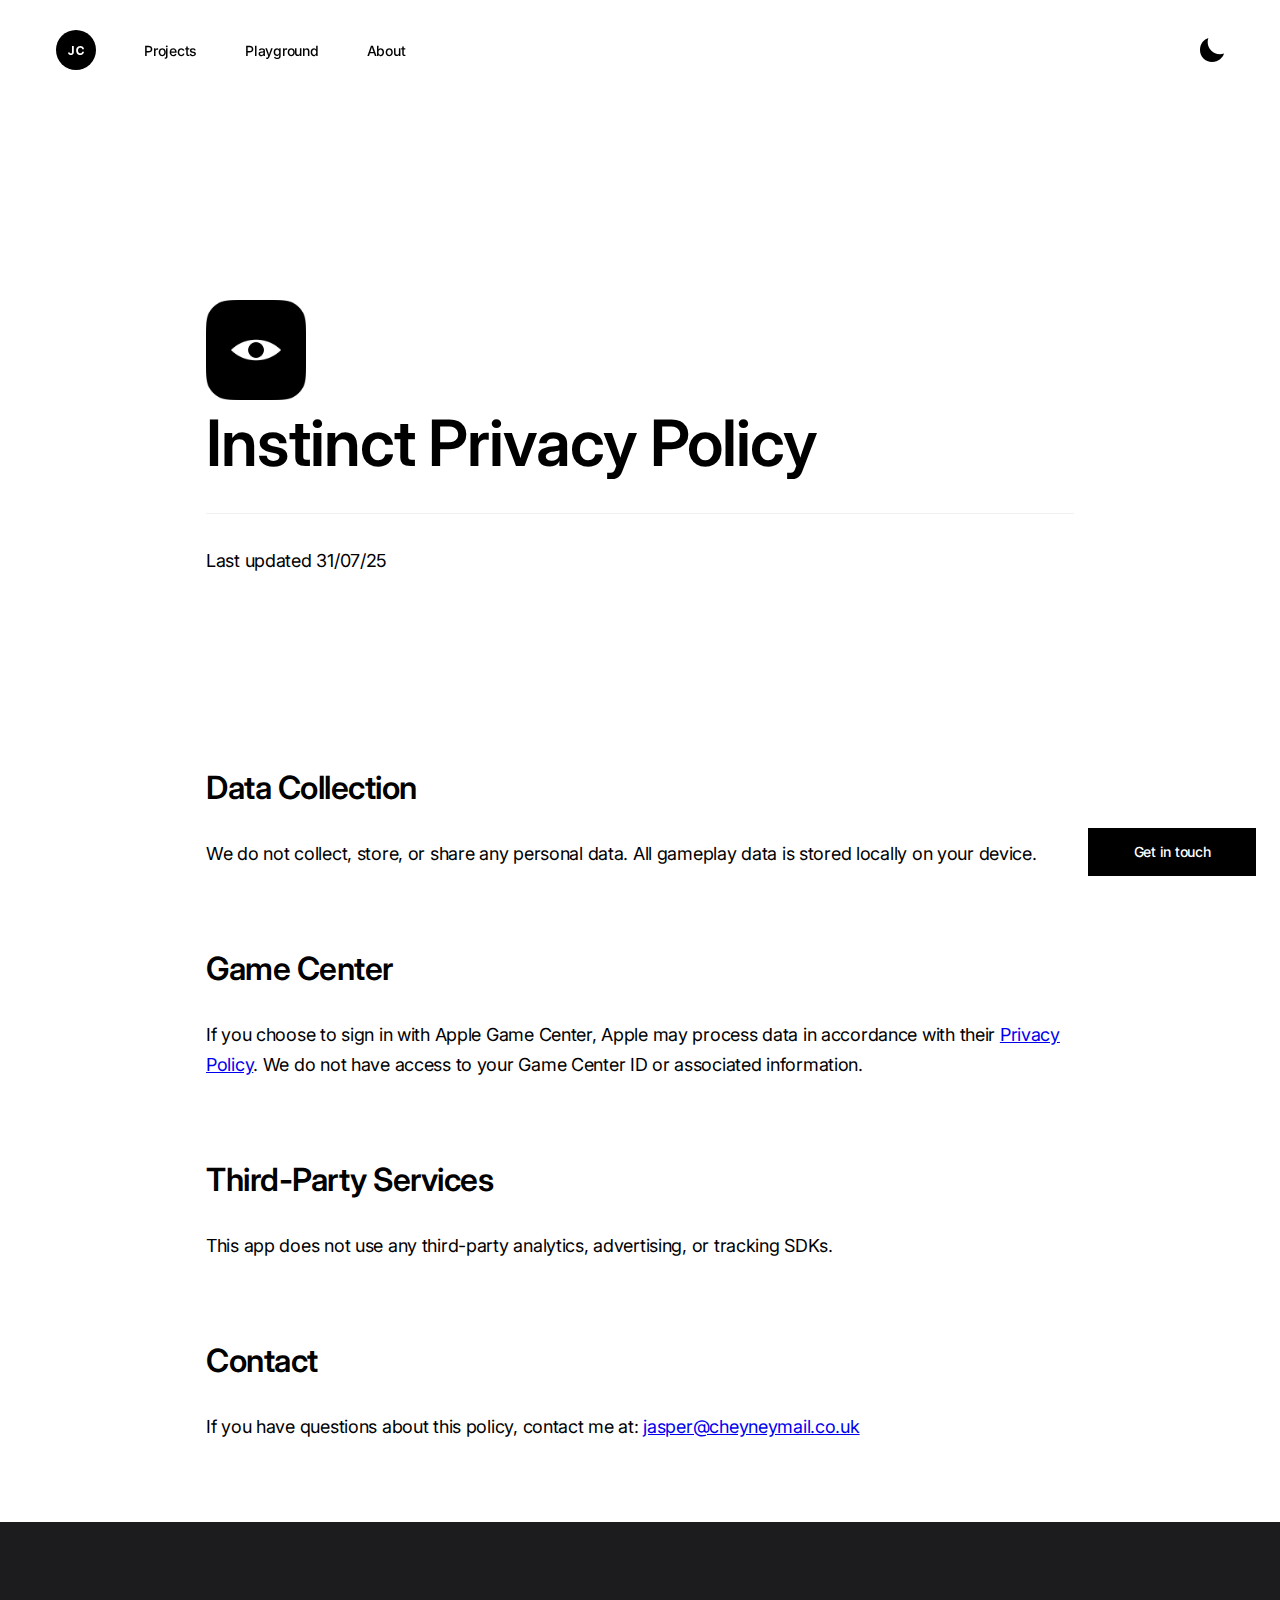
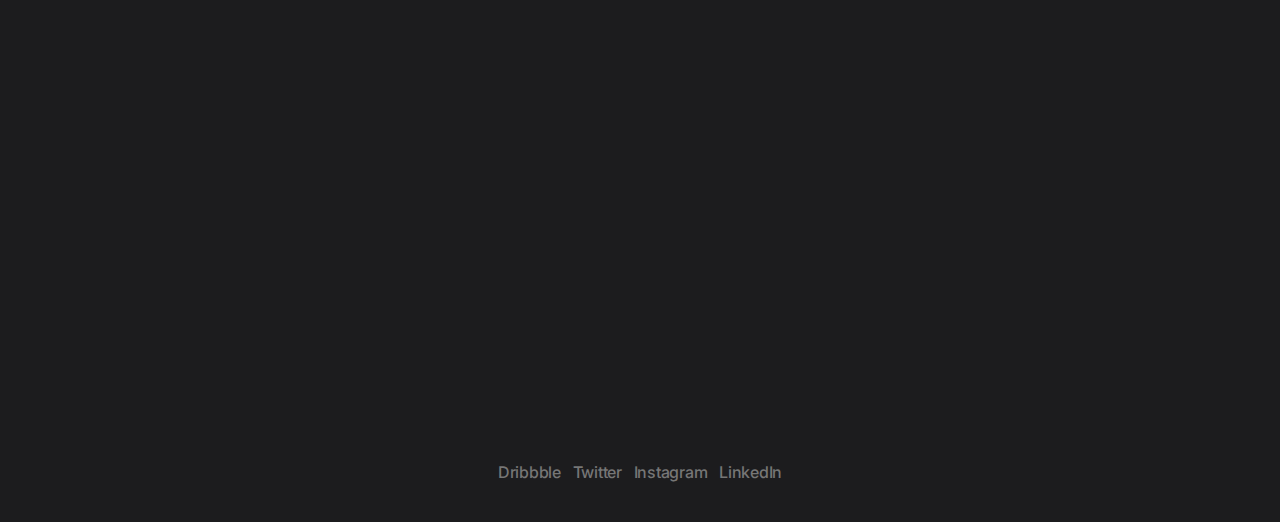
<file: instinct-privacy-policy.html>
<!DOCTYPE html>
<html lang="en">
  <head>
    <meta charset="UTF-8">
  <meta name="viewport" content="width=device-width,initial-scale=1">
  <meta name="Description" content="A home for my side projects">
    <title>Playground • Jasper Cheyney • Lead Designer</title>
    <link href="https://fonts.googleapis.com/css2?family=Inter:wght@400;500;600&display=swap" rel="stylesheet">
  <link rel="stylesheet" href="styles.css" type="text/css">
  <link rel="icon" type="image/png" href="favicon.ico"/>
    <script async src="https://www.googletagmanager.com/gtag/js?id=UA-79519538-1"></script>
  <script>
    window.dataLayer = window.dataLayer || [];
    function gtag(){dataLayer.push(arguments);}
    gtag('js', new Date());

    gtag('config', 'UA-79519538-1');
  </script>
  <meta property="og:image" content="https://jaspercheyney.co.uk/images/social-preview.png"/>
  <meta property="og:title" content="Playground • Jasper Cheyney • Lead Designer"/>
  <meta property="og:description" content="I specialise in designing minimal, effective digital products."/>
  </head>
  <body>
  <script>
    let onpageLoad = localStorage.getItem("theme") || "";
    let element = document.body;
    if (element && onpageLoad) {
        element.classList.add(onpageLoad);
        element.classList.remove('no-animate');
    }
  </script>
<div class="navigation">
<div id="navbar" class="wrapper">
<div class="container">
    <nav>
      <div class="hamburger">
        <div class="line"></div>
        <div class="line"></div>
        <div class="line"></div>
      </div>

      <ul class="nav-links">
        <li class="logo"><a href="https://jaspercheyney.co.uk/" aria-label="Home"></a></li>
        <li><a href="https://jaspercheyney.co.uk/#projects">Projects</a></li>
        <li><a href="https://jaspercheyney.co.uk/playground">Playground</a></li>
        <li><a href="https://jaspercheyney.co.uk/about">About</a></li>
        <li class="dark-mode-toggle" id="darkmodeToggle" onclick="themeToggle()">
          <svg width="24" height="24" viewBox="0 0 24 24" fill="none" xmlns="http://www.w3.org/2000/svg">
          <path id="dark-mode-svg" d="M12 24C18.6274 24 23 19.5 24 15.6C18.5 17.5 14.105 15.1973 11.65 13C5.5 7 8.4 0 8.4 0C4 1.5 0 5.37258 0 12C0 18.6274 5.37258 24 12 24Z" fill="#000000">
          <animate id="animation-to-sun" begin="indefinite" attributeName="d" dur="400ms" to="M12 24C18.6274 24 24 18.6274 24 12C24 8.69378 22.6629 5.69986 20.5 3.52946C18.3273 1.34923 15.3212 0 12 0C5.37258 0 0 5.37258 0 12C0 18.6274 5.37258 24 12 24Z" fill="freeze"/>
          <animate id="animation-to-white" begin="indefinite" attributeName="fill" to="#F5F5F7" dur="400ms" fill="freeze"/>
          <animate id="animation-to-moon" begin="indefinite" attributeName="d" dur="400ms" to="M12 24C18.6274 24 23 19.5 24 15.6C18.5 17.5 14.105 15.1973 11.65 13C5.5 7 8.4 0 8.4 0C4 1.5 0 5.37258 0 12C0 18.6274 5.37258 24 12 24Z" fill="freeze"/>
          <animate id="animation-to-black" begin="indefinite" attributeName="fill" to="#000000" dur="400ms" fill="freeze"/>
          </path>
          </svg>
        </li>
      </ul>
    </nav>
</div>
</div>
</div>

    <div class="wrapper">
      <div class="project-container">
        <div class="col-12-lrg hero project-column show-on-scroll">
          <div class="project-title">
                      <div class="container">
            <img src="images/privacy-policy/instinct-icon.png" width="100" height="100" alt="Instinct iOS app icon">
          </div>
            <h1>Instinct Privacy Policy</h1>
            <p>Last updated 31/07/25</p>
          </div>
        </div>

      <div class="playground show-on-scroll">
        <div class="col-12-lrg project-light"> 
        </div>
        <h3>Data Collection</h3>
        <p>We do not collect, store, or share any personal data. All gameplay data is stored locally on your device.</p>
        <h3>Game Center</h3>
        <p>If you choose to sign in with Apple Game Center, Apple may process data in accordance with their <a href="https://www.apple.com/legal/privacy/" target="_blank">Privacy Policy</a>. We do not have access to your Game Center ID or associated information.</p>
        <h3>Third-Party Services</h3>
        <p>This app does not use any third-party analytics, advertising, or tracking SDKs.</p>
        <h3>Contact</h3>
        <p>If you have questions about this policy, contact me at: <a href="mailto:jasper@cheyneymail.co.uk?subject=Instinct Privacy Policy">jasper@cheyneymail.co.uk</a></p>
      </div>

      </div>
    </div>

      <div class="col-12-lrg footer">
        <div class="container show-on-scroll">
          <h2>Say hello.</h2>
          <div class="footer-cta"><a href="mailto:jasper@cheyneymail.co.uk?subject=Hello!">Get in touch</a></div>
        </div>
      </div>
      <div class="col-12-lrg sub-footer">
        <div class="social-links">
          <h4>
            <a href="https://dribbble.com/jasperc" rel="noreferrer noopener nofollow" target="_blank">Dribbble</a>
            <a href="https://twitter.com/JasperCheyney" rel="noreferrer noopener nofollow" target="_blank">Twitter</a>
            <a href="https://www.instagram.com/jaspercheyney/" rel="noreferrer noopener nofollow" target="_blank">Instagram</a>
            <a href="https://www.linkedin.com/in/jaspercheyney/" rel="noreferrer noopener nofollow" target="_blank">LinkedIn</a>
          </h4>
        </div>
      </div>

<!-- Sticky CTA -->
<div class="fixed-cta">
  <a href="mailto:jasper@cheyneymail.co.uk?subject=Hello!">Get in touch</a>
</div>

  <script src="app.js"></script>
  </body>
  </html>
</file>
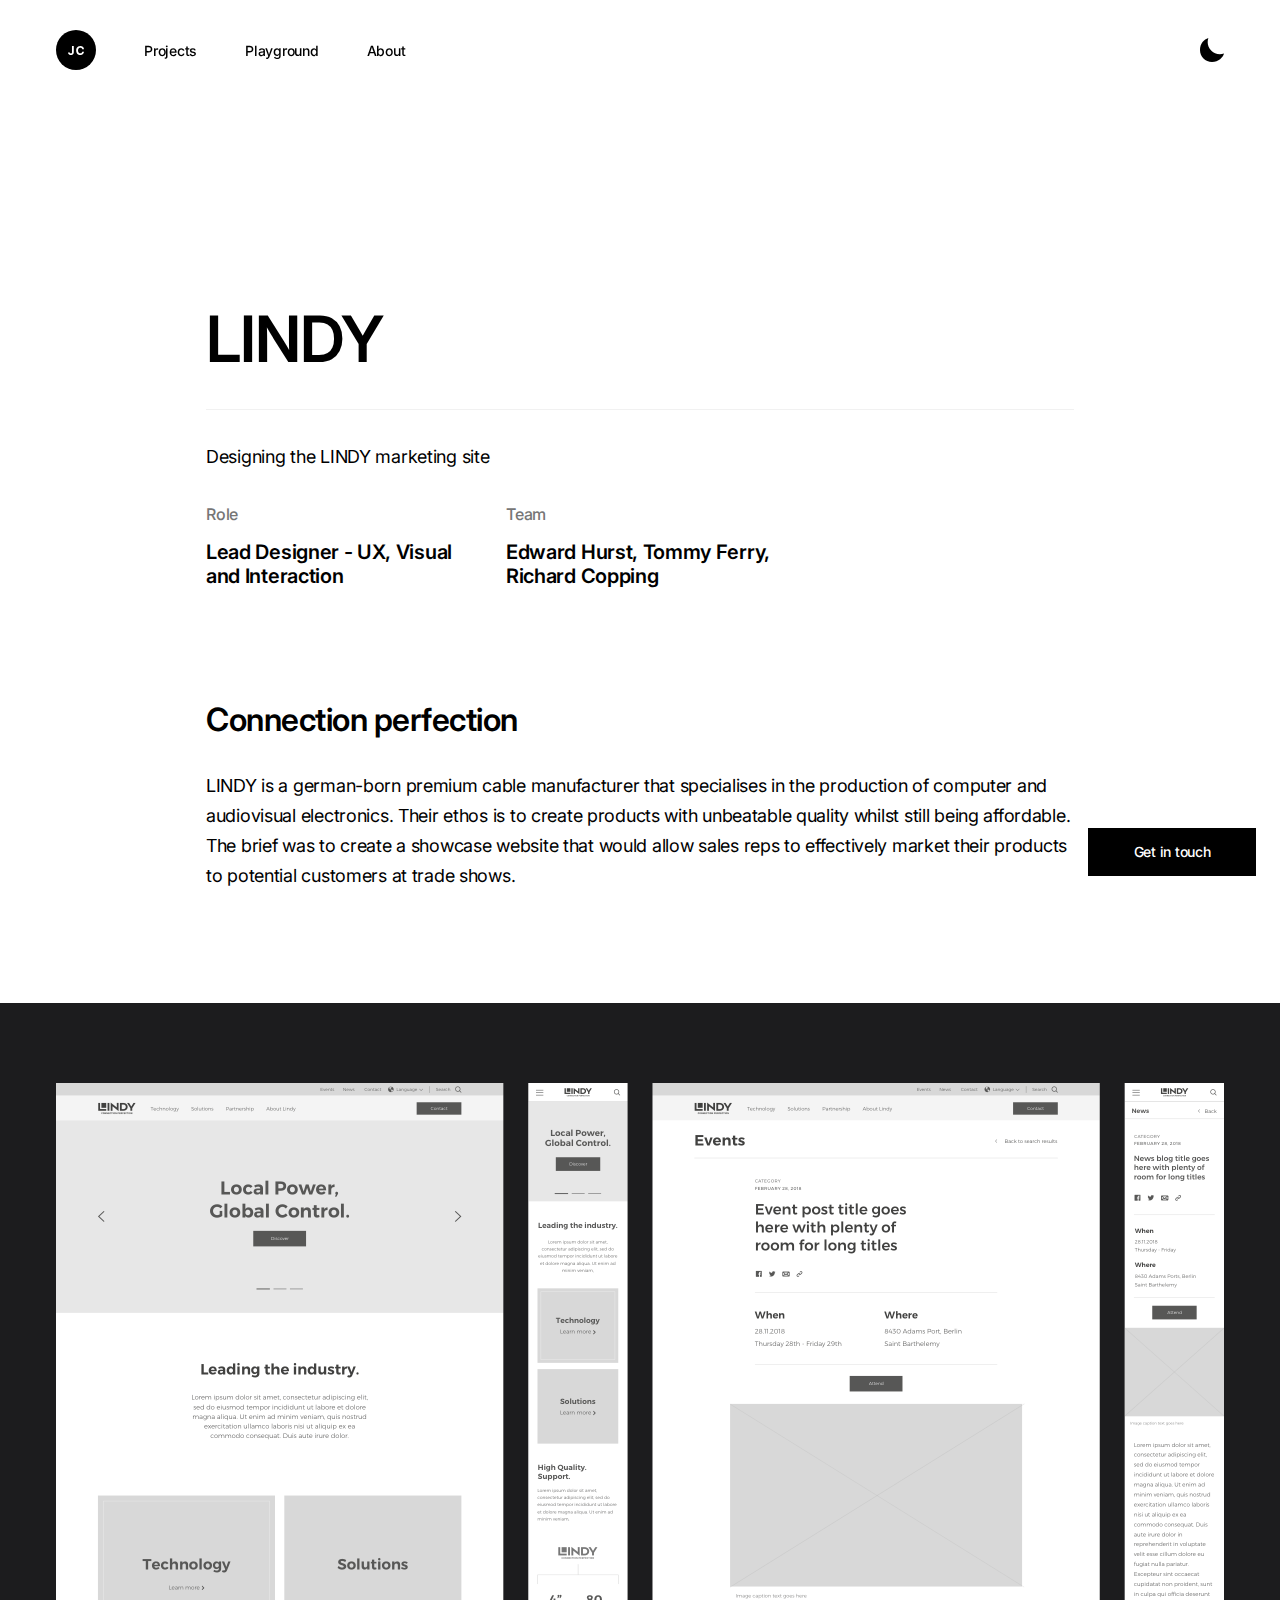
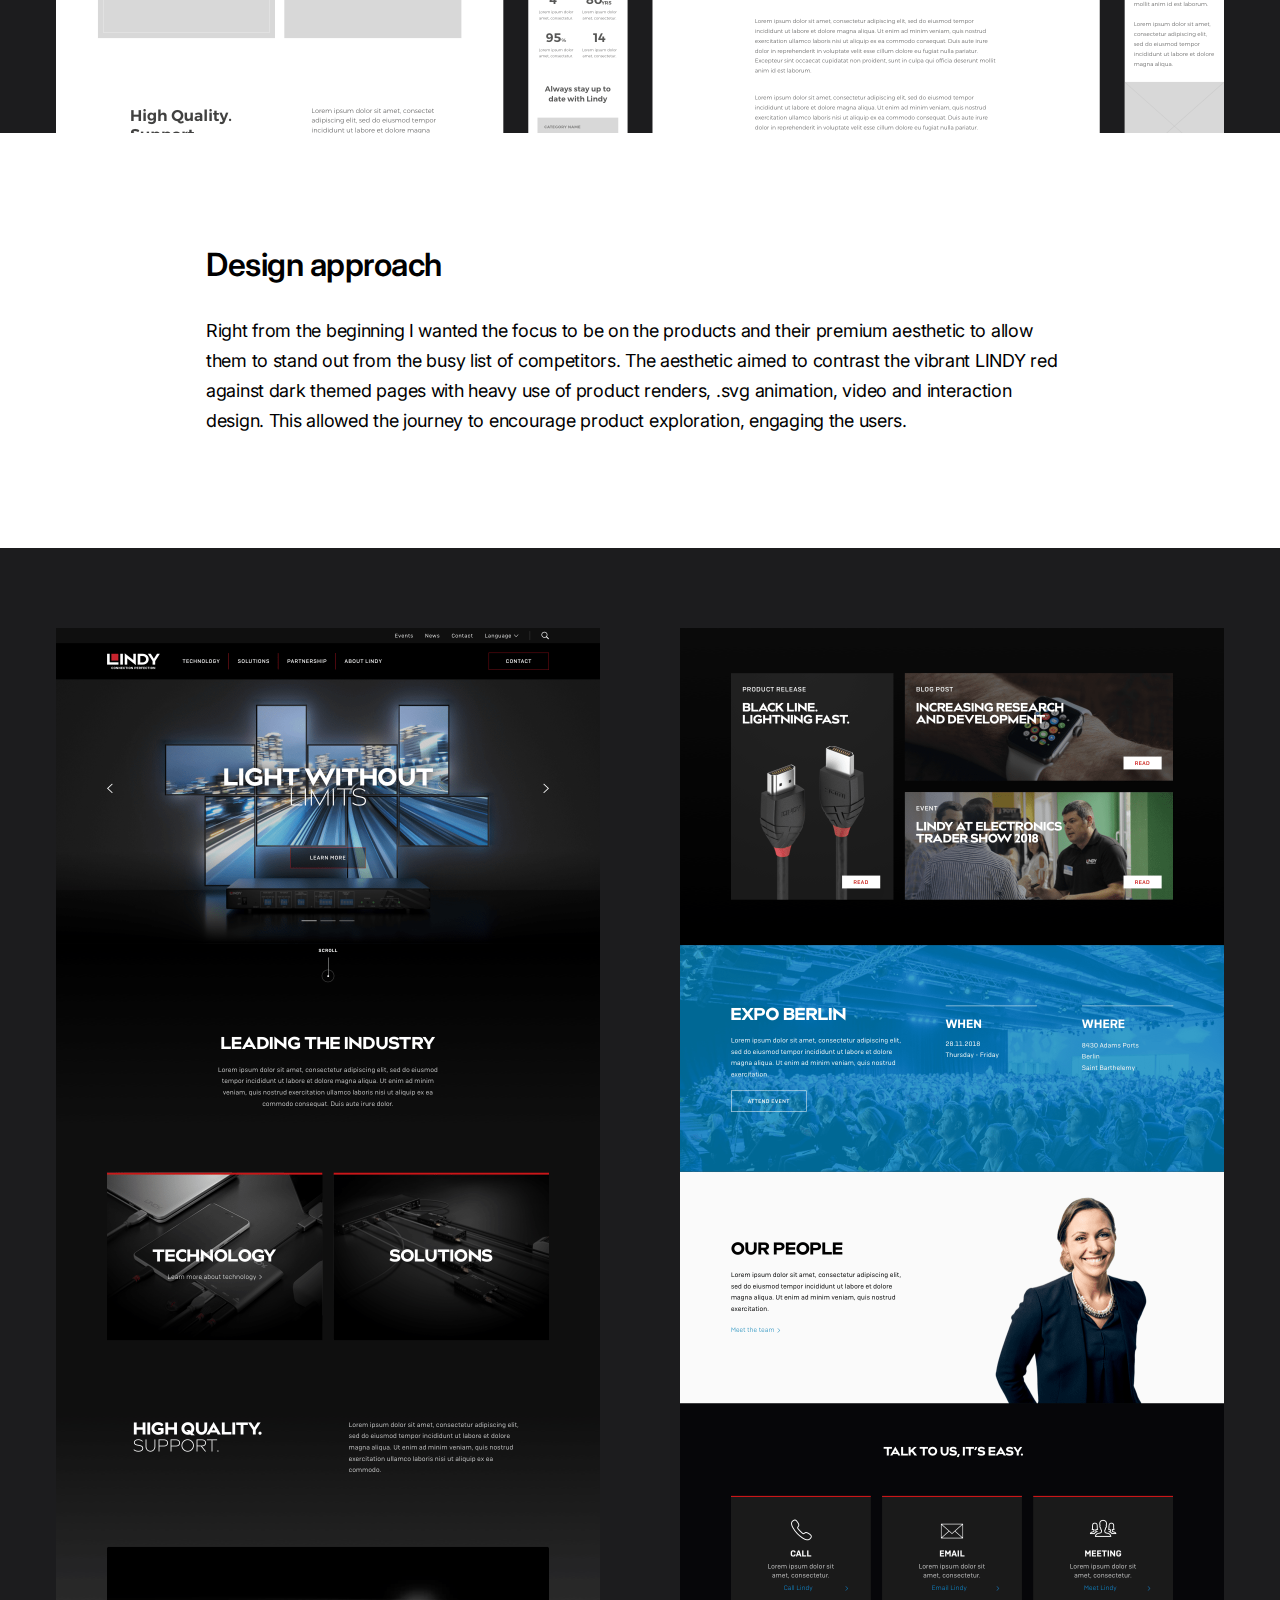
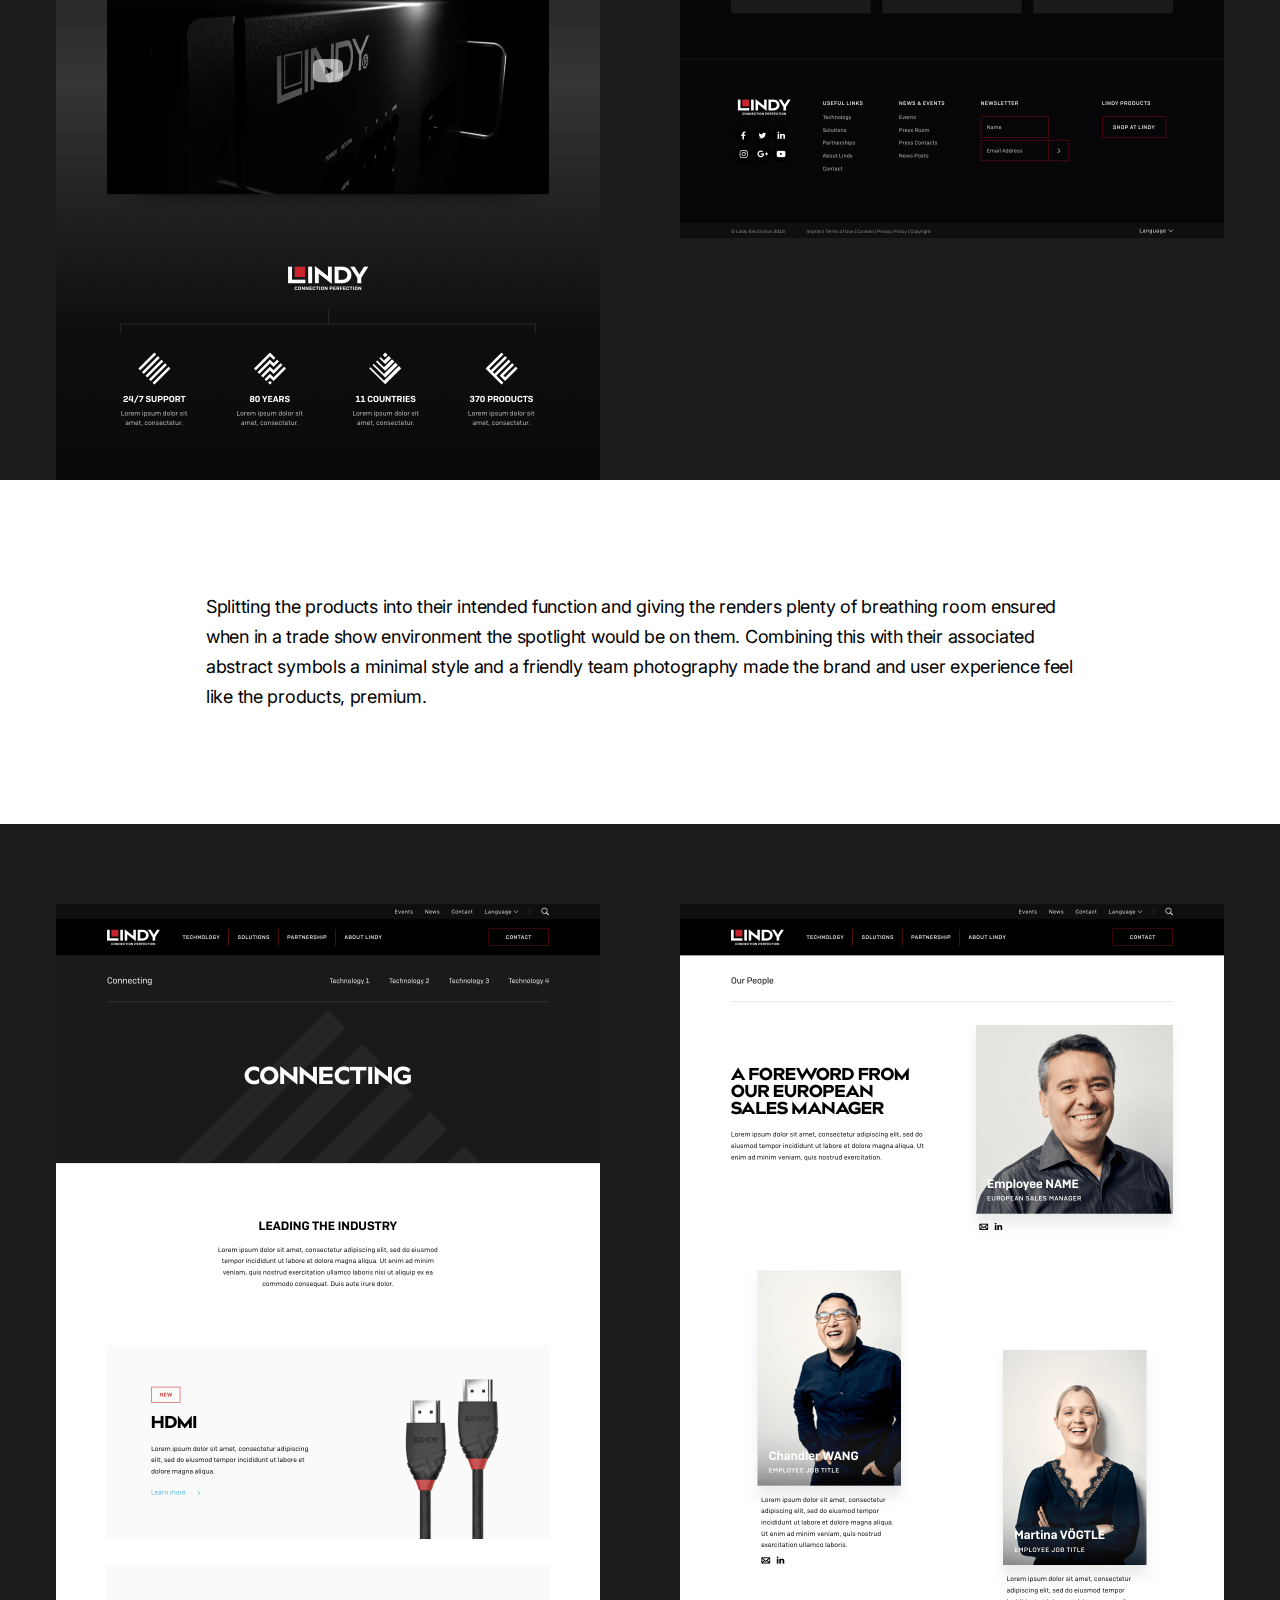
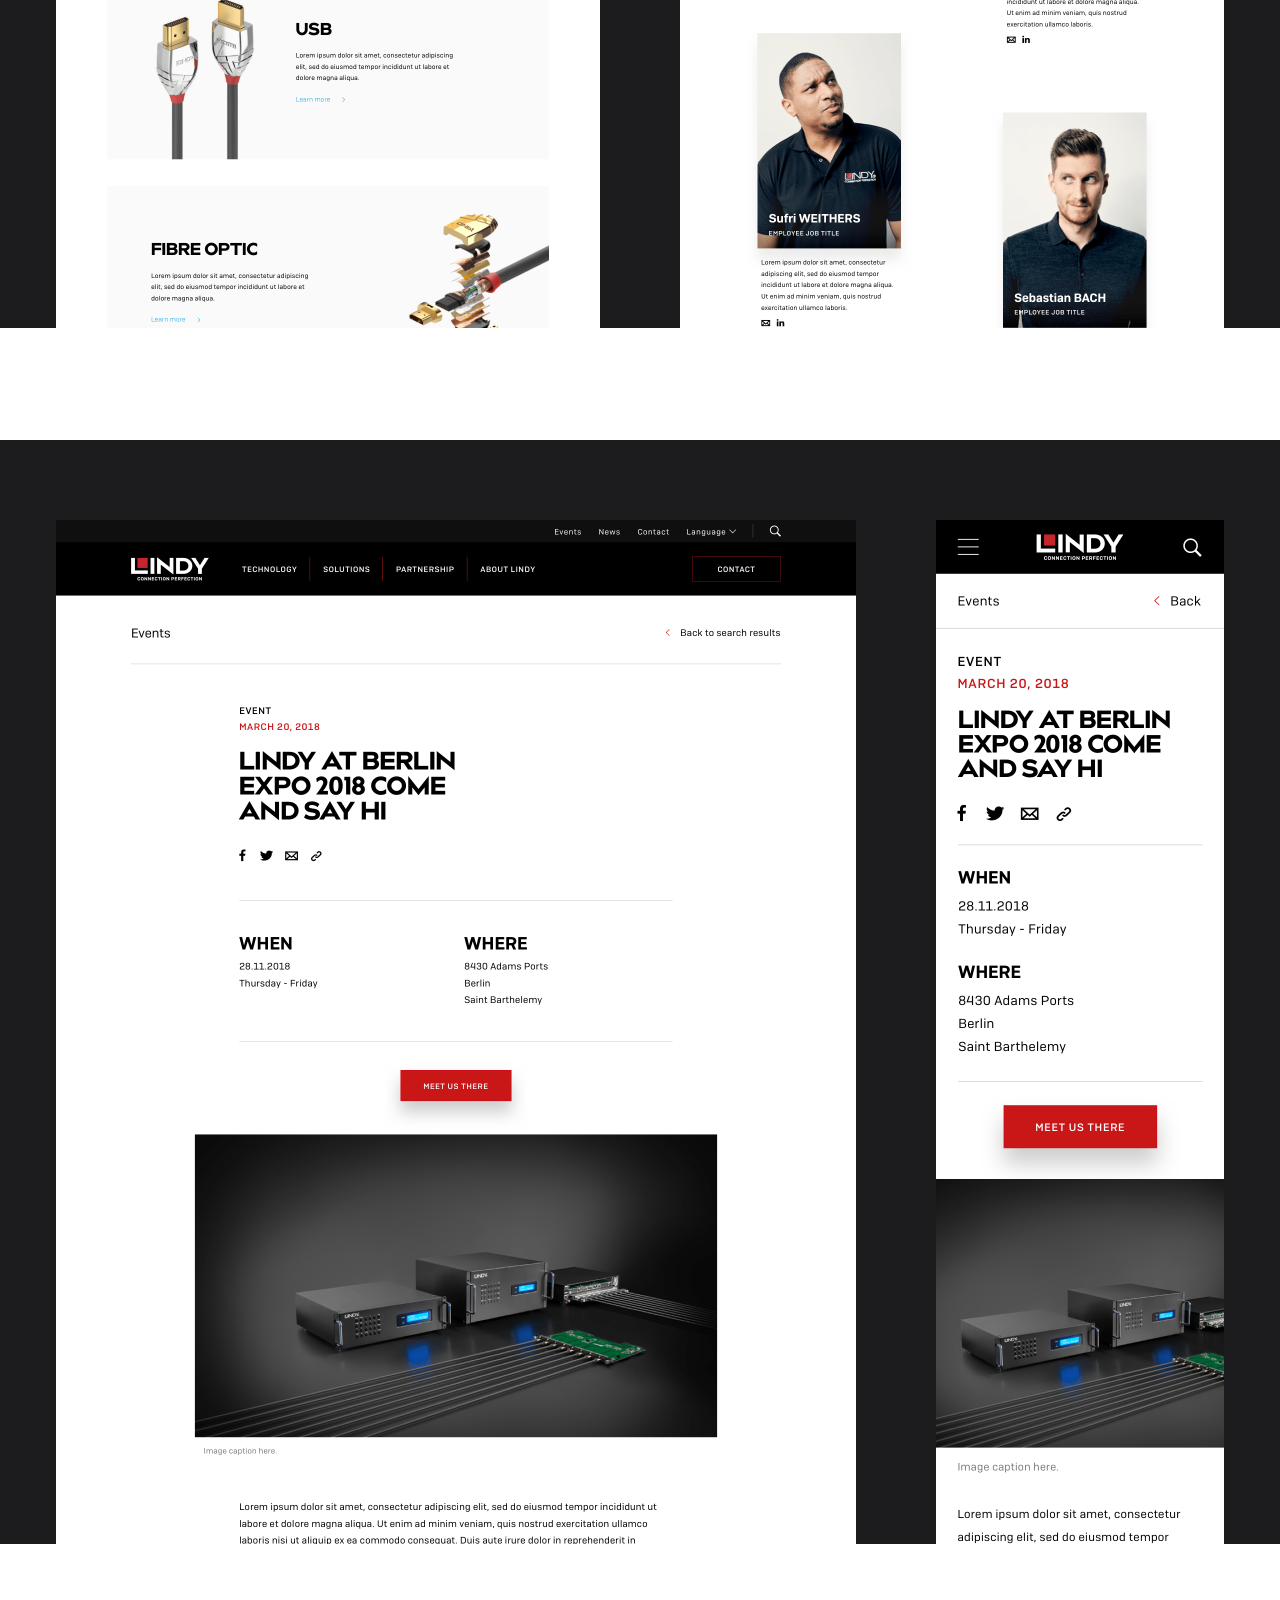
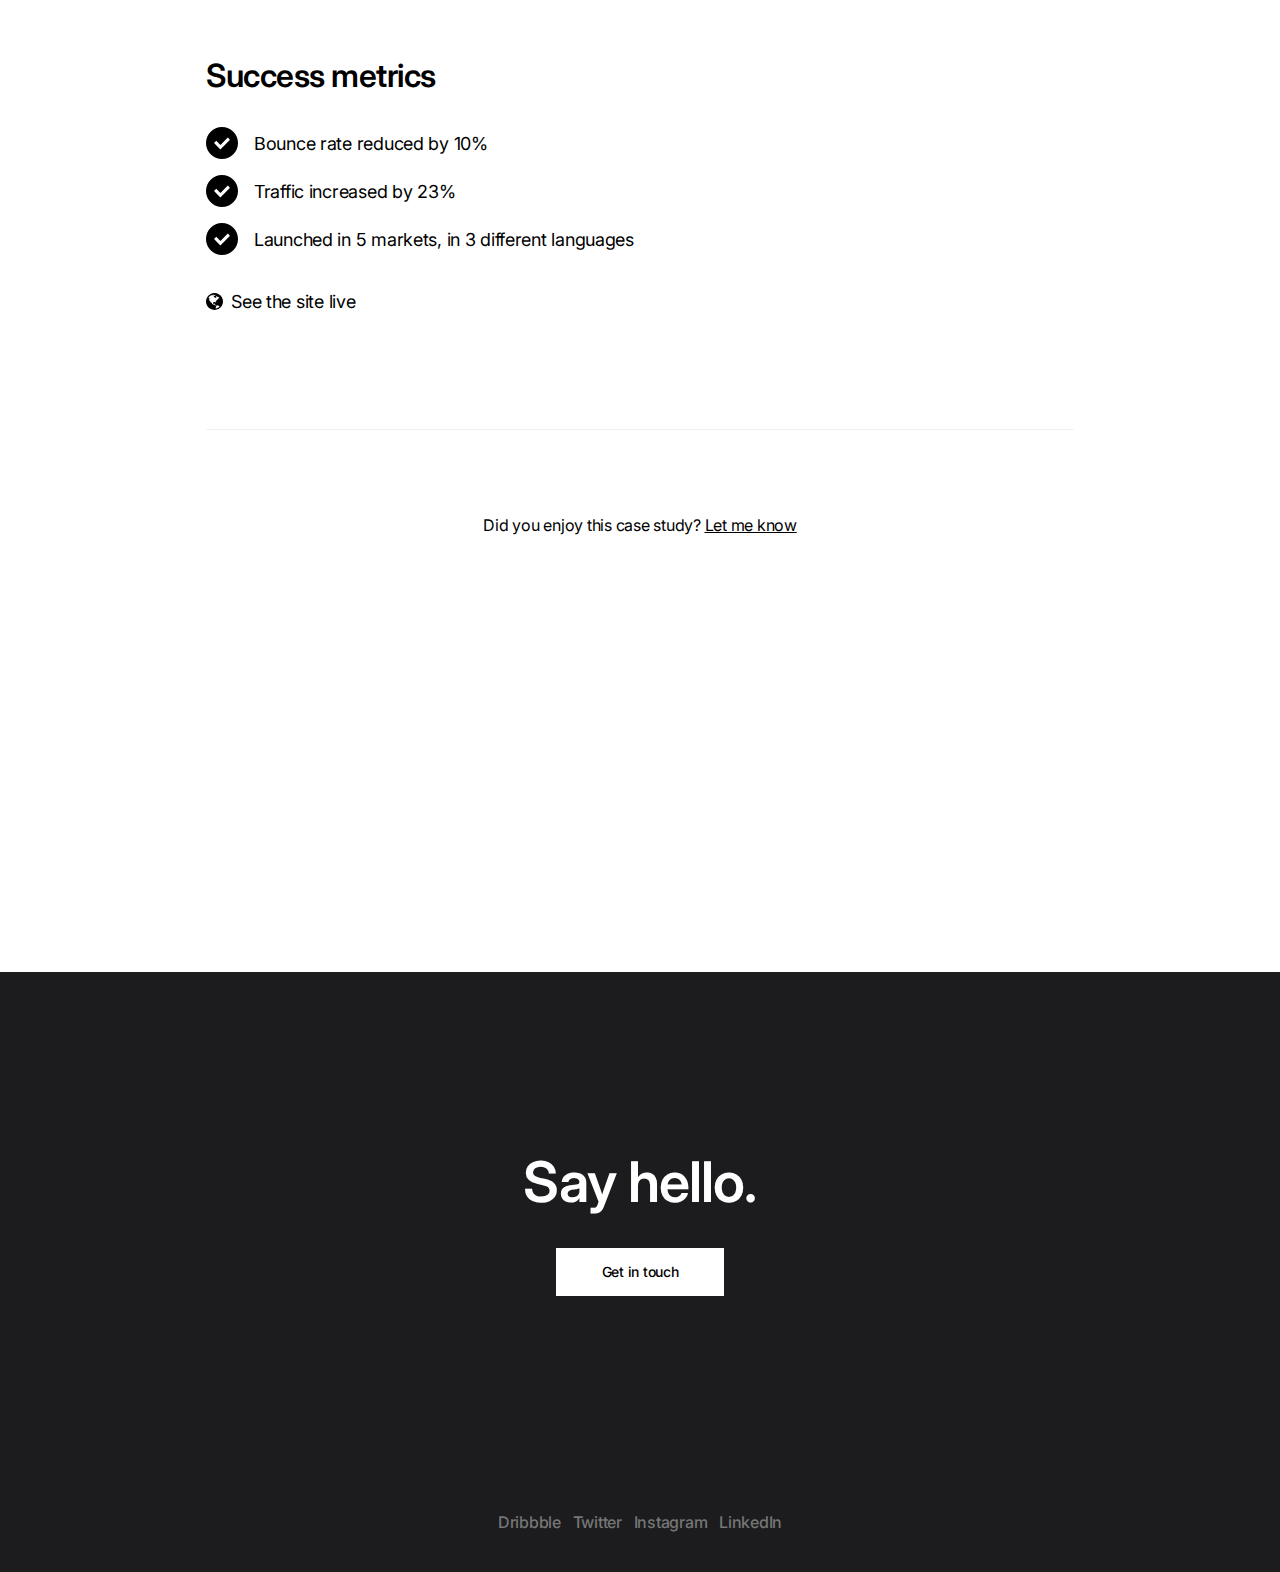
<file: lindy.html>
<!DOCTYPE html>
<html lang="en">
  <head>
    <meta charset="UTF-8">
  <meta name="viewport" content="width=device-width,initial-scale=1">
  <meta name="Description" content="Designing the LINDY marketing site">
    <title>LINDY • Jasper Cheyney • Lead Designer</title>
    <link href="https://fonts.googleapis.com/css2?family=Inter:wght@400;500;600&display=swap" rel="stylesheet">
  <link rel="stylesheet" href="styles.css" type="text/css">
  <link rel="icon" type="image/png" href="favicon.ico"/>
    <script async src="https://www.googletagmanager.com/gtag/js?id=UA-79519538-1"></script>
  <script>
    window.dataLayer = window.dataLayer || [];
    function gtag(){dataLayer.push(arguments);}
    gtag('js', new Date());

    gtag('config', 'UA-79519538-1');
  </script>
  <meta property="og:image" content="https://jaspercheyney.co.uk/images/lindy/lindy-social-preview.png"/>
  <meta property="og:title" content="LINDY • Jasper Cheyney • Lead Designer"/>
  <meta property="og:description" content="I specialise in designing minimal, effective digital products."/>
  </head>
  <body>
  <script>
    let onpageLoad = localStorage.getItem("theme") || "";
    let element = document.body;
    if (element && onpageLoad) {
        element.classList.add(onpageLoad);
        element.classList.remove('no-animate');
    }
  </script>
<div class="navigation">
<div id="navbar" class="wrapper">
<div class="container">
    <nav>
      <div class="hamburger">
        <div class="line"></div>
        <div class="line"></div>
        <div class="line"></div>
      </div>

      <ul class="nav-links">
        <li class="logo"><a href="https://jaspercheyney.co.uk/" aria-label="Home"></a></li>
        <li><a href="https://jaspercheyney.co.uk/#projects">Projects</a></li>
        <li><a href="https://jaspercheyney.co.uk/playground">Playground</a></li>
        <li><a href="https://jaspercheyney.co.uk/about">About</a></li>
        <li class="dark-mode-toggle" id="darkmodeToggle" onclick="themeToggle()">
          <svg width="24" height="24" viewBox="0 0 24 24" fill="none" xmlns="http://www.w3.org/2000/svg">
          <path id="dark-mode-svg" d="M12 24C18.6274 24 23 19.5 24 15.6C18.5 17.5 14.105 15.1973 11.65 13C5.5 7 8.4 0 8.4 0C4 1.5 0 5.37258 0 12C0 18.6274 5.37258 24 12 24Z" fill="#000000">
          <animate id="animation-to-sun" begin="indefinite" attributeName="d" dur="400ms" to="M12 24C18.6274 24 24 18.6274 24 12C24 8.69378 22.6629 5.69986 20.5 3.52946C18.3273 1.34923 15.3212 0 12 0C5.37258 0 0 5.37258 0 12C0 18.6274 5.37258 24 12 24Z" fill="freeze"/>
          <animate id="animation-to-white" begin="indefinite" attributeName="fill" to="#F5F5F7" dur="400ms" fill="freeze"/>
          <animate id="animation-to-moon" begin="indefinite" attributeName="d" dur="400ms" to="M12 24C18.6274 24 23 19.5 24 15.6C18.5 17.5 14.105 15.1973 11.65 13C5.5 7 8.4 0 8.4 0C4 1.5 0 5.37258 0 12C0 18.6274 5.37258 24 12 24Z" fill="freeze"/>
          <animate id="animation-to-black" begin="indefinite" attributeName="fill" to="#000000" dur="400ms" fill="freeze"/>
          </path>
          </svg>
        </li>
      </ul>
    </nav>
</div>
</div>
</div>
    
    <div class="wrapper show-on-scroll">
      <div class="project-container">
        <div class="col-12-lrg hero project-column">
          <div class="project-title">
            <h1>LINDY</h1>
            <p>Designing the LINDY marketing site</p>
          </div>
          <div class="col-12-lrg project-column">
            <div class="project-details">
              <div class="project-detail">
                <h4>Role</h4>
                <h5>Lead Designer - UX, Visual and Interaction</h5>
              </div>
              <div class="project-detail">
                <h4>Team</h4>
                <h5>Edward Hurst, Tommy Ferry, Richard Copping</h5>
              </div>
            </div>
          </div>
        </div>
        <h3>Connection perfection</h3>
        <p>LINDY is a german-born premium cable manufacturer that specialises in the production of computer and audiovisual electronics. Their ethos is to create products with unbeatable quality whilst still being affordable. The brief was to create a showcase website that would allow sales reps to effectively market their products to potential customers at trade shows.</p>
      </div>
    </div>

    <div class="col-12-lrg project-dark"> 
      <div class="container wrapper">
        <img class="project-image" src="images/lindy/lindy1.png" alt="LINDY homepage and events page desktop and mobile wireframes">
      </div>
    </div>
        
    <div class="wrapper">
      <div class="project-container">
        <h3>Design approach</h3>
        <p>Right from the beginning I wanted the focus to be on the products and their premium aesthetic to allow them to stand out from the busy list of competitors. The aesthetic aimed to contrast the vibrant LINDY red against dark themed pages with heavy use of product renders, .svg animation, video and interaction design. This allowed the journey to encourage product exploration, engaging the users.</p>
      </div>
    </div>

    <div class="col-12-lrg project-dark"> 
      <div class="container wrapper">
        <img class="project-image" src="images/lindy/lindy2.png" alt="LINDY homepage desktop design">
      </div>
    </div>

    <div class="wrapper">
      <div class="project-container">
        <p>Splitting the products into their intended function and giving the renders plenty of breathing room ensured when in a trade show environment the spotlight would be on them. Combining this with their associated abstract symbols a minimal style and a friendly team photography made the brand and user experience feel like the products, premium.</p>
      </div>
    </div>
     <div class="col-12-lrg project-dark"> 
       <div class="container wrapper">
         <img class="project-image" src="images/lindy/lindy3.png" alt="LINDY solutions and people desktop designs">
       </div>
     </div>

     <div class="col-12-lrg project-dark"> 
       <div class="container wrapper">
        <img class="project-image" src="images/lindy/lindy4.png" alt="LINDY event desktop and mobile design">
      </div>
    </div>

    <div class="wrapper">
      <div class="project-container">
        <div class="success-metrics">
          <h3>Success metrics</h3>

          <div class="success-icon">
            <img src="images/icon-tick.svg" alt="Success Metric Tick Icon">
            <p>Bounce rate reduced by 10%</p>
          </div>

          <div class="success-icon">
            <img src="images/icon-tick.svg" alt="Success Metric Tick Icon">
            <p>Traffic increased by 23%</p>
          </div>

          <div class="success-icon success-final">
            <img src="images/icon-tick.svg" alt="Success Metric Tick Icon">
            <p>Launched in 5 markets, in 3 different languages</p>
          </div>
          <p class="live-link"><a href="https://lindy.com/en/" rel="noreferrer noopener nofollow" target="_blank">See the site live</a></p>
        </div>

        <p class="smaller-p">Did you enjoy this case study? <a href="mailto:jasper@cheyneymail.co.uk?subject=Hello!">Let me know</a></p>

            <div class="projects show-on-scroll" id="projects">

      <div class="project-card">
        <a href="https://jaspercheyney.co.uk/treatwell">
          <div class="project-single">
            <div class="treatwell"><img src="images/project-placeholder-small.png" alt="Treatwell project"></div>
            <h5>View project</h5>
          </div>
        </a>
      </div>

      <div class="project-card">
        <a href="https://jaspercheyney.co.uk/bacardi">
          <div class="project-single">
            <div class="bacardi"><img src="images/project-placeholder-small.png" alt="Bacardi project"></div>
            <h5>View project</h5>
          </div>
        </a>
      </div>

      <div class="project-card">
        <a href="https://jaspercheyney.co.uk/sage">
          <div class="project-single">
            <div class="sage"><img src="images/project-placeholder-small.png" alt="Sage project"></div>
            <h5>View project</h5>
          </div>
        </a>
      </div>

      <div class="project-card">
        <a href="https://jaspercheyney.co.uk/lindy">
          <div class="project-single">
            <div class="lindy"><img src="images/project-placeholder-small.png" alt="LINDY project"></div>
            <h5>View project</h5>
          </div>
        </a>
      </div>

      <div class="project-card">
        <a href="https://jaspercheyney.co.uk/thingstream">
          <div class="project-single">
            <div class="thingstream"><img src="images/project-placeholder-small.png" alt="Thingstream project"></div>
            <h5>View project</h5>
          </div>
        </a>
      </div>

      <div class="project-card">
        <a href="https://jaspercheyney.co.uk/bravo">
          <div class="project-single">
            <div class="bravo"><img src="images/project-placeholder-small.png" alt="Bravo project"></div>
            <h5>View project</h5>
          </div>
        </a>
      </div>

    </div>

      </div>
    </div>

      <div class="col-12-lrg footer">
        <div class="container">
          <h2>Say hello.</h2>
          <div class="footer-cta"><a href="mailto:jasper@cheyneymail.co.uk?subject=Hello!">Get in touch</a></div>
        </div>
      </div>
      <div class="col-12-lrg sub-footer">
        <div class="social-links">
          <h4>
            <a href="https://dribbble.com/jasperc" rel="noreferrer noopener nofollow" target="_blank">Dribbble</a>
            <a href="https://twitter.com/JasperCheyney" rel="noreferrer noopener nofollow" target="_blank">Twitter</a>
            <a href="https://www.instagram.com/jaspercheyney/" rel="noreferrer noopener nofollow" target="_blank">Instagram</a>
            <a href="https://www.linkedin.com/in/jaspercheyney/" rel="noreferrer noopener nofollow" target="_blank">LinkedIn</a>
          </h4>
        </div>
      </div>

<!-- Sticky CTA -->
<div class="fixed-cta">
  <a href="mailto:jasper@cheyneymail.co.uk?subject=Hello!">Get in touch</a>
</div>

  <script src="app.js"></script>
  </body>
  </html>
</file>
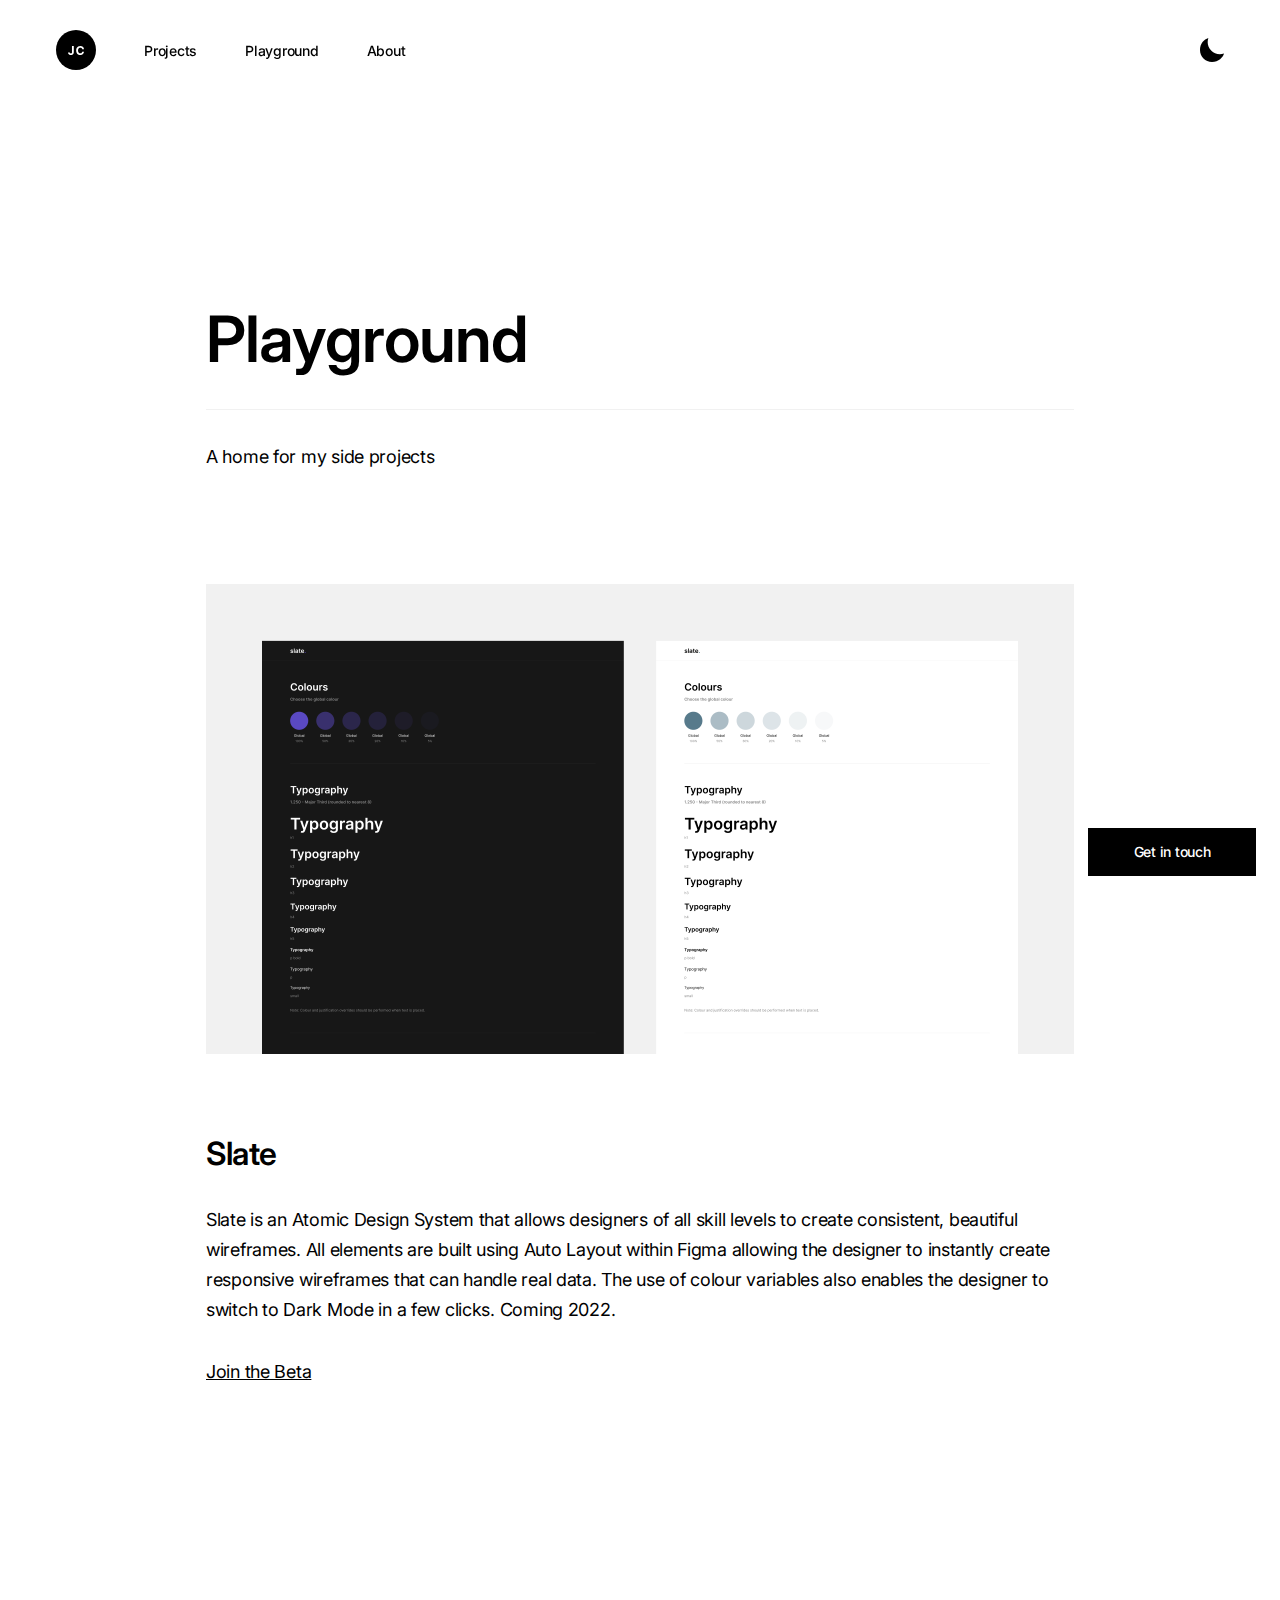
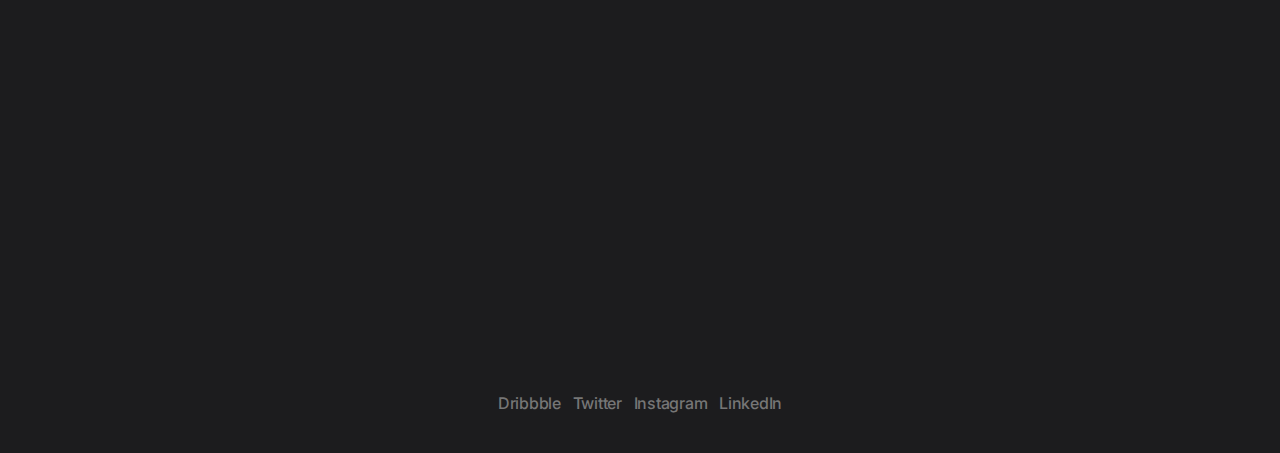
<file: playground.html>
<!DOCTYPE html>
<html lang="en">
  <head>
    <meta charset="UTF-8">
  <meta name="viewport" content="width=device-width,initial-scale=1">
  <meta name="Description" content="A home for my side projects">
    <title>Playground • Jasper Cheyney • Lead Designer</title>
    <link href="https://fonts.googleapis.com/css2?family=Inter:wght@400;500;600&display=swap" rel="stylesheet">
  <link rel="stylesheet" href="styles.css" type="text/css">
  <link rel="icon" type="image/png" href="favicon.ico"/>
    <script async src="https://www.googletagmanager.com/gtag/js?id=UA-79519538-1"></script>
  <script>
    window.dataLayer = window.dataLayer || [];
    function gtag(){dataLayer.push(arguments);}
    gtag('js', new Date());

    gtag('config', 'UA-79519538-1');
  </script>
  <meta property="og:image" content="https://jaspercheyney.co.uk/images/social-preview.png"/>
  <meta property="og:title" content="Playground • Jasper Cheyney • Lead Designer"/>
  <meta property="og:description" content="I specialise in designing minimal, effective digital products."/>
  </head>
  <body>
  <script>
    let onpageLoad = localStorage.getItem("theme") || "";
    let element = document.body;
    if (element && onpageLoad) {
        element.classList.add(onpageLoad);
        element.classList.remove('no-animate');
    }
  </script>
<div class="navigation">
<div id="navbar" class="wrapper">
<div class="container">
    <nav>
      <div class="hamburger">
        <div class="line"></div>
        <div class="line"></div>
        <div class="line"></div>
      </div>

      <ul class="nav-links">
        <li class="logo"><a href="https://jaspercheyney.co.uk/" aria-label="Home"></a></li>
        <li><a href="https://jaspercheyney.co.uk/#projects">Projects</a></li>
        <li><a href="https://jaspercheyney.co.uk/playground">Playground</a></li>
        <li><a href="https://jaspercheyney.co.uk/about">About</a></li>
        <li class="dark-mode-toggle" id="darkmodeToggle" onclick="themeToggle()">
          <svg width="24" height="24" viewBox="0 0 24 24" fill="none" xmlns="http://www.w3.org/2000/svg">
          <path id="dark-mode-svg" d="M12 24C18.6274 24 23 19.5 24 15.6C18.5 17.5 14.105 15.1973 11.65 13C5.5 7 8.4 0 8.4 0C4 1.5 0 5.37258 0 12C0 18.6274 5.37258 24 12 24Z" fill="#000000">
          <animate id="animation-to-sun" begin="indefinite" attributeName="d" dur="400ms" to="M12 24C18.6274 24 24 18.6274 24 12C24 8.69378 22.6629 5.69986 20.5 3.52946C18.3273 1.34923 15.3212 0 12 0C5.37258 0 0 5.37258 0 12C0 18.6274 5.37258 24 12 24Z" fill="freeze"/>
          <animate id="animation-to-white" begin="indefinite" attributeName="fill" to="#F5F5F7" dur="400ms" fill="freeze"/>
          <animate id="animation-to-moon" begin="indefinite" attributeName="d" dur="400ms" to="M12 24C18.6274 24 23 19.5 24 15.6C18.5 17.5 14.105 15.1973 11.65 13C5.5 7 8.4 0 8.4 0C4 1.5 0 5.37258 0 12C0 18.6274 5.37258 24 12 24Z" fill="freeze"/>
          <animate id="animation-to-black" begin="indefinite" attributeName="fill" to="#000000" dur="400ms" fill="freeze"/>
          </path>
          </svg>
        </li>
      </ul>
    </nav>
</div>
</div>
</div>

    <div class="wrapper">
      <div class="project-container">
        <div class="col-12-lrg hero project-column show-on-scroll">
          <div class="project-title">
            <h1>Playground</h1>
            <p>A home for my side projects</p>
          </div>
        </div>

      <div class="playground show-on-scroll">
        <div class="col-12-lrg project-light"> 
          <div class="container">
            <img class="project-image" src="images/playground/slate.png" alt="Slate Design System project teaser">
          </div>
        </div>
        <h3>Slate</h3>
        <p>Slate is an Atomic Design System that allows designers of all skill levels to create consistent, beautiful wireframes. All elements are built using Auto Layout within Figma allowing the designer to instantly create responsive wireframes that can handle real data. The use of colour variables also enables the designer to switch to Dark Mode in a few clicks. Coming 2022.</p>
        <p><a class="social" href="mailto:jasper@cheyneymail.co.uk?subject=Slate Beta Access">Join the Beta</a></p>
      </div>

      <div class="playground show-on-scroll">
        <div class="col-12-lrg project-light"> 
          <div class="container">
            <img class="project-image" src="images/playground/ether.png" alt="Ether phone wallpapers project">
          </div>
        </div>
        <h3>Ether</h3>
        <p>Minimal, high resolution, soft gradient wallpapers for your phone.</p>
        <p>
          <a class="social"
          href="images/playground/JC-Ether-Wallpapers.zip"
          onclick="gtag('event', 'Ether Downloads', { 'event_category': 'Download' } )"
          download="">Download
          </a>

        </p>
      </div>

      <div class="playground show-on-scroll">
        <div class="col-12-lrg project-light"> 
          <div class="container">
            <img class="project-image" src="images/playground/haze.jpg" alt="Haze desktop wallpapers project">
          </div>
        </div>
        <h3>Haze</h3>
          <p>Colourful, 8K, noisy gradient wallpapers for your computer.</p>
          <p>
              <a class="social"
              href="https://www.dropbox.com/s/yrx563wtrit6xnn/JC-Haze-Wallpapers.zip?dl=0"
              onclick="gtag('event', 'Haze Downloads', { 'event_category': 'Download' } )">Download
              </a>
          </p>

      </div>

      </div>
    </div>

      <div class="col-12-lrg footer">
        <div class="container show-on-scroll">
          <h2>Say hello.</h2>
          <div class="footer-cta"><a href="mailto:jasper@cheyneymail.co.uk?subject=Hello!">Get in touch</a></div>
        </div>
      </div>
      <div class="col-12-lrg sub-footer">
        <div class="social-links">
          <h4>
            <a href="https://dribbble.com/jasperc" rel="noreferrer noopener nofollow" target="_blank">Dribbble</a>
            <a href="https://twitter.com/JasperCheyney" rel="noreferrer noopener nofollow" target="_blank">Twitter</a>
            <a href="https://www.instagram.com/jaspercheyney/" rel="noreferrer noopener nofollow" target="_blank">Instagram</a>
            <a href="https://www.linkedin.com/in/jaspercheyney/" rel="noreferrer noopener nofollow" target="_blank">LinkedIn</a>
          </h4>
        </div>
      </div>

<!-- Sticky CTA -->
<div class="fixed-cta">
  <a href="mailto:jasper@cheyneymail.co.uk?subject=Hello!">Get in touch</a>
</div>

  <script src="app.js"></script>
  </body>
  </html>
</file>
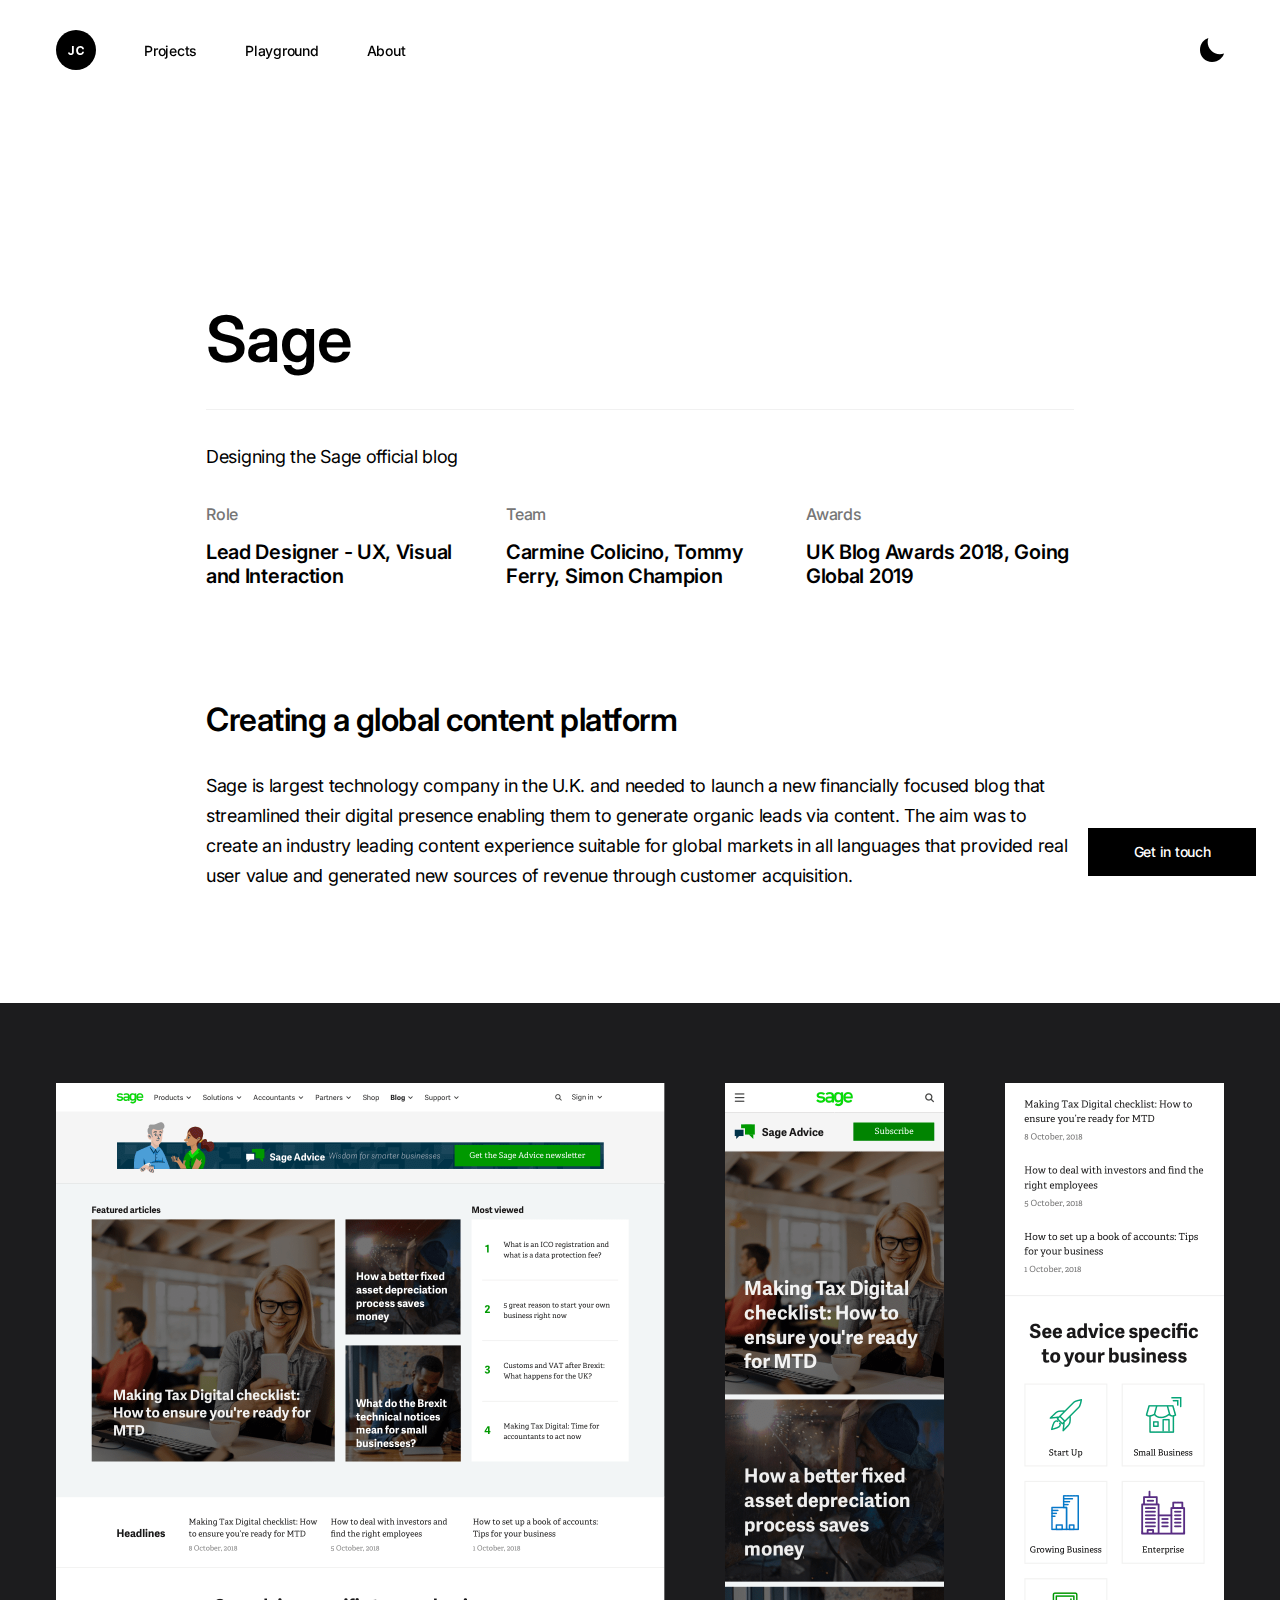
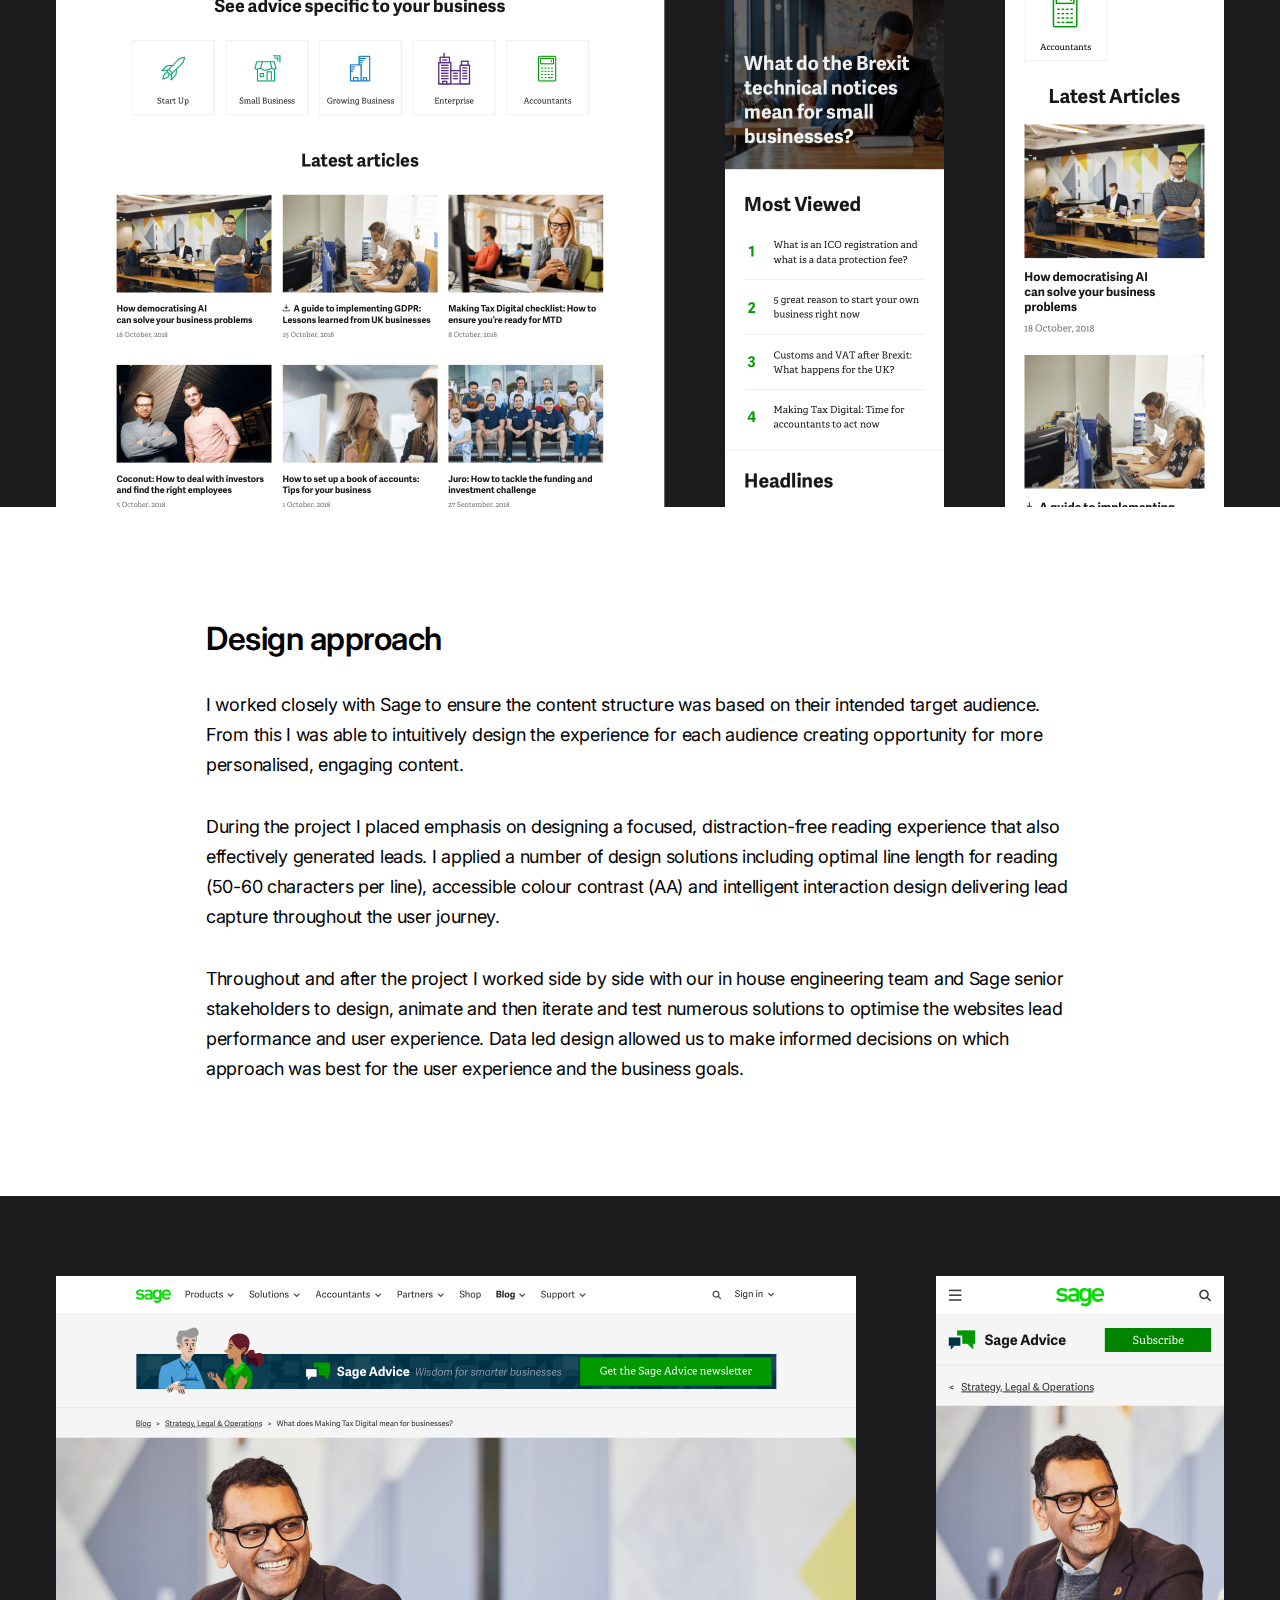
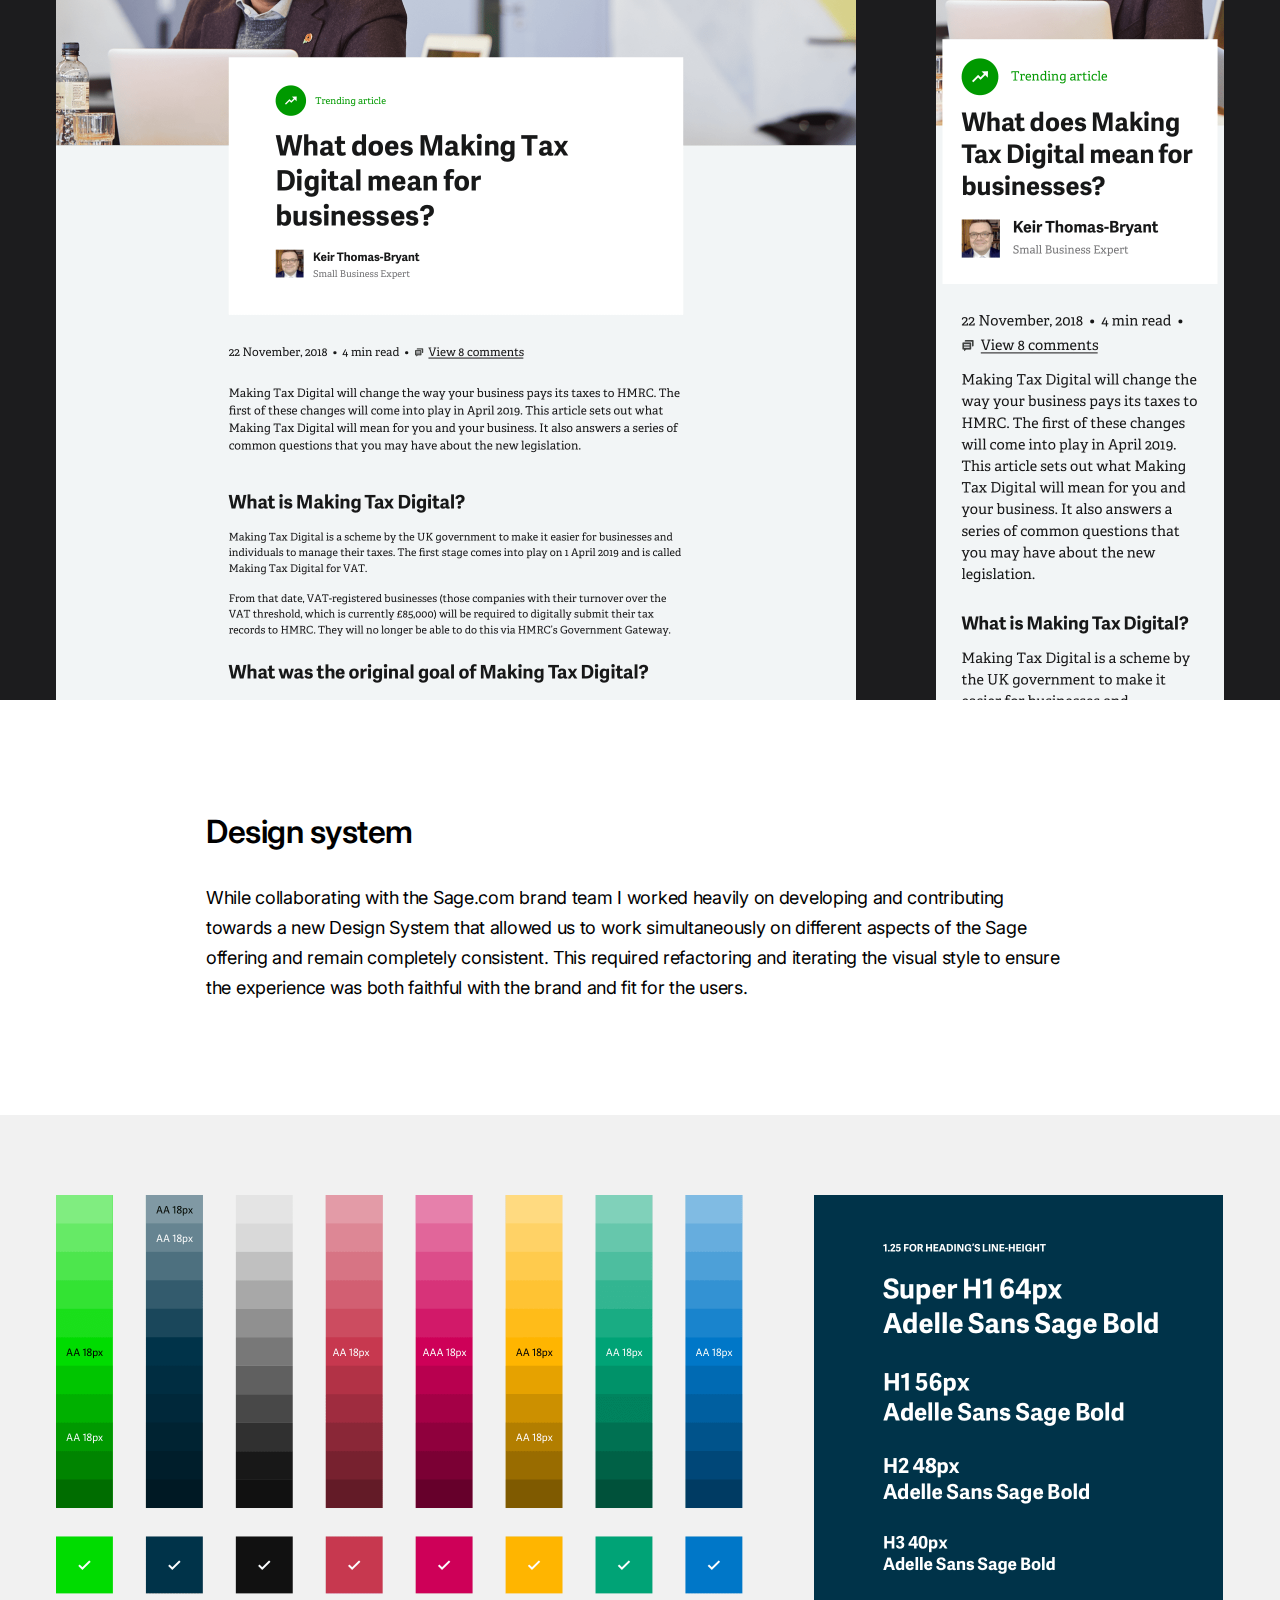
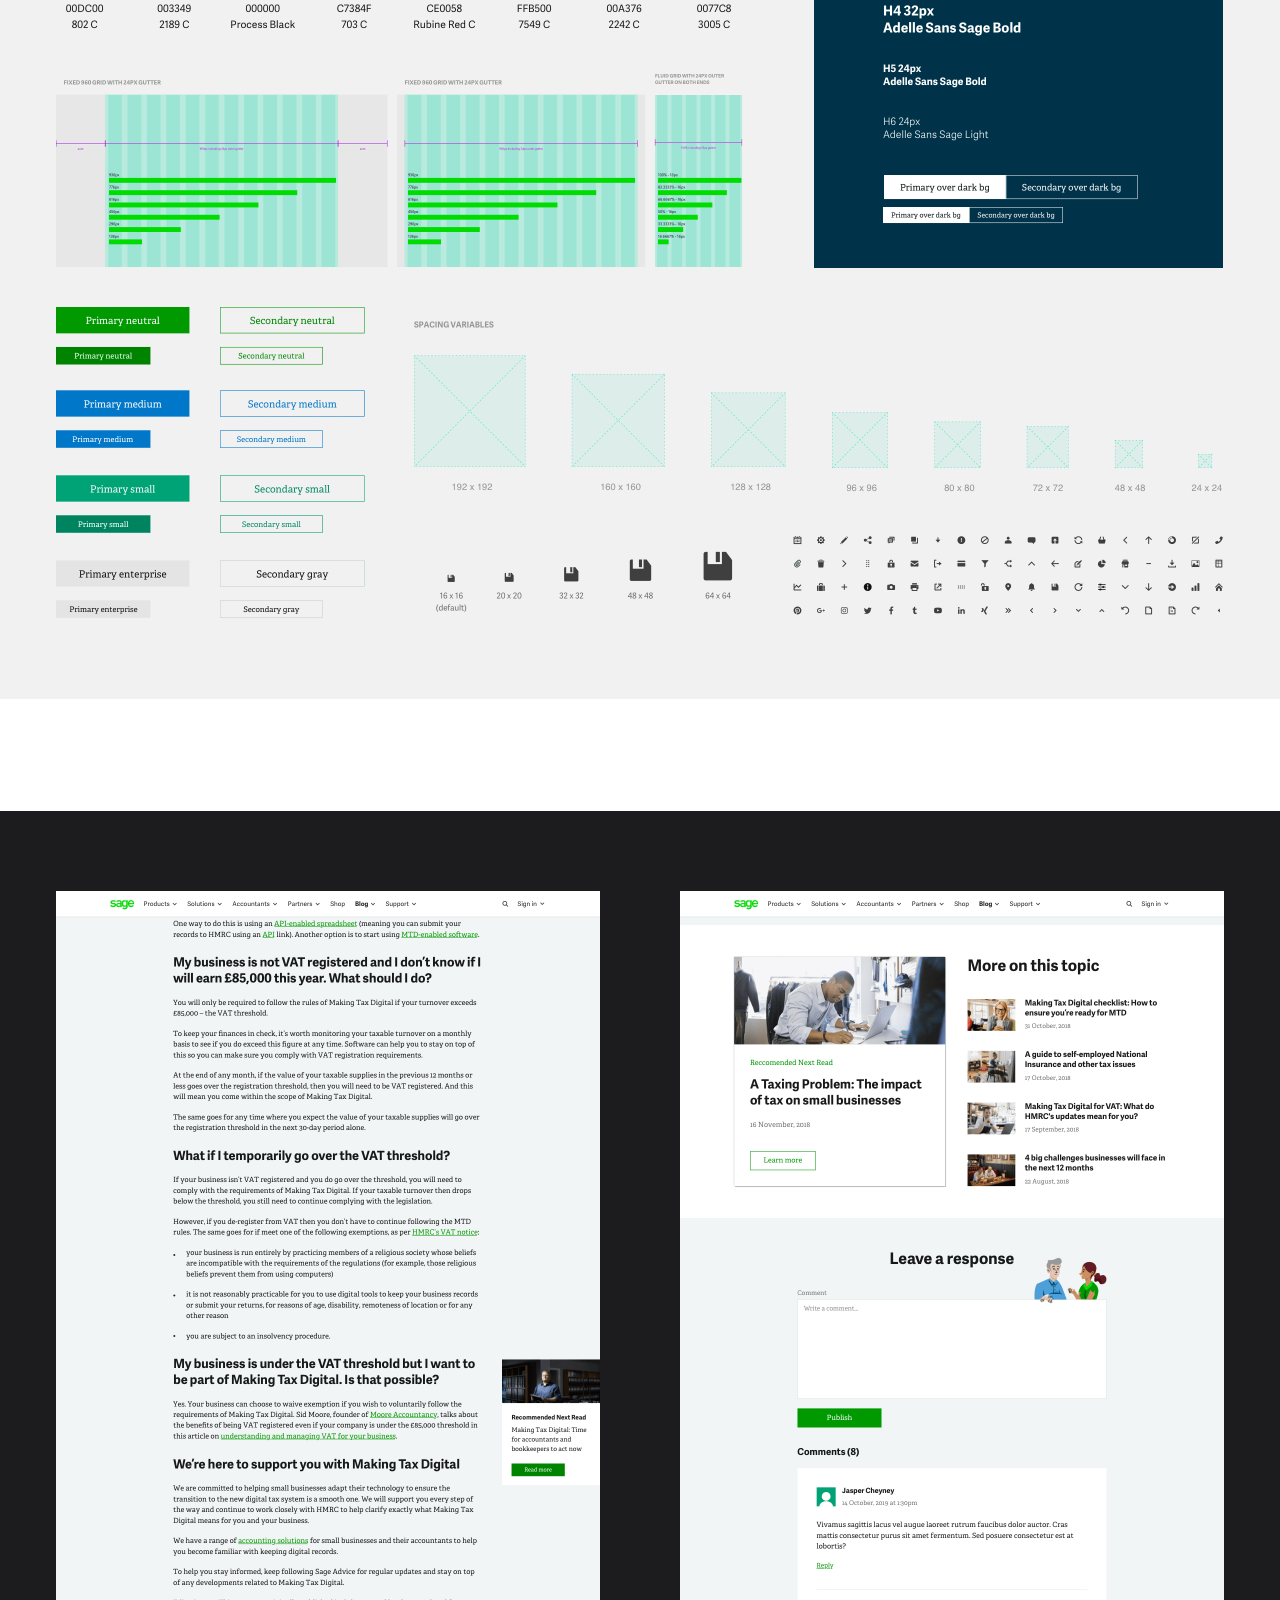
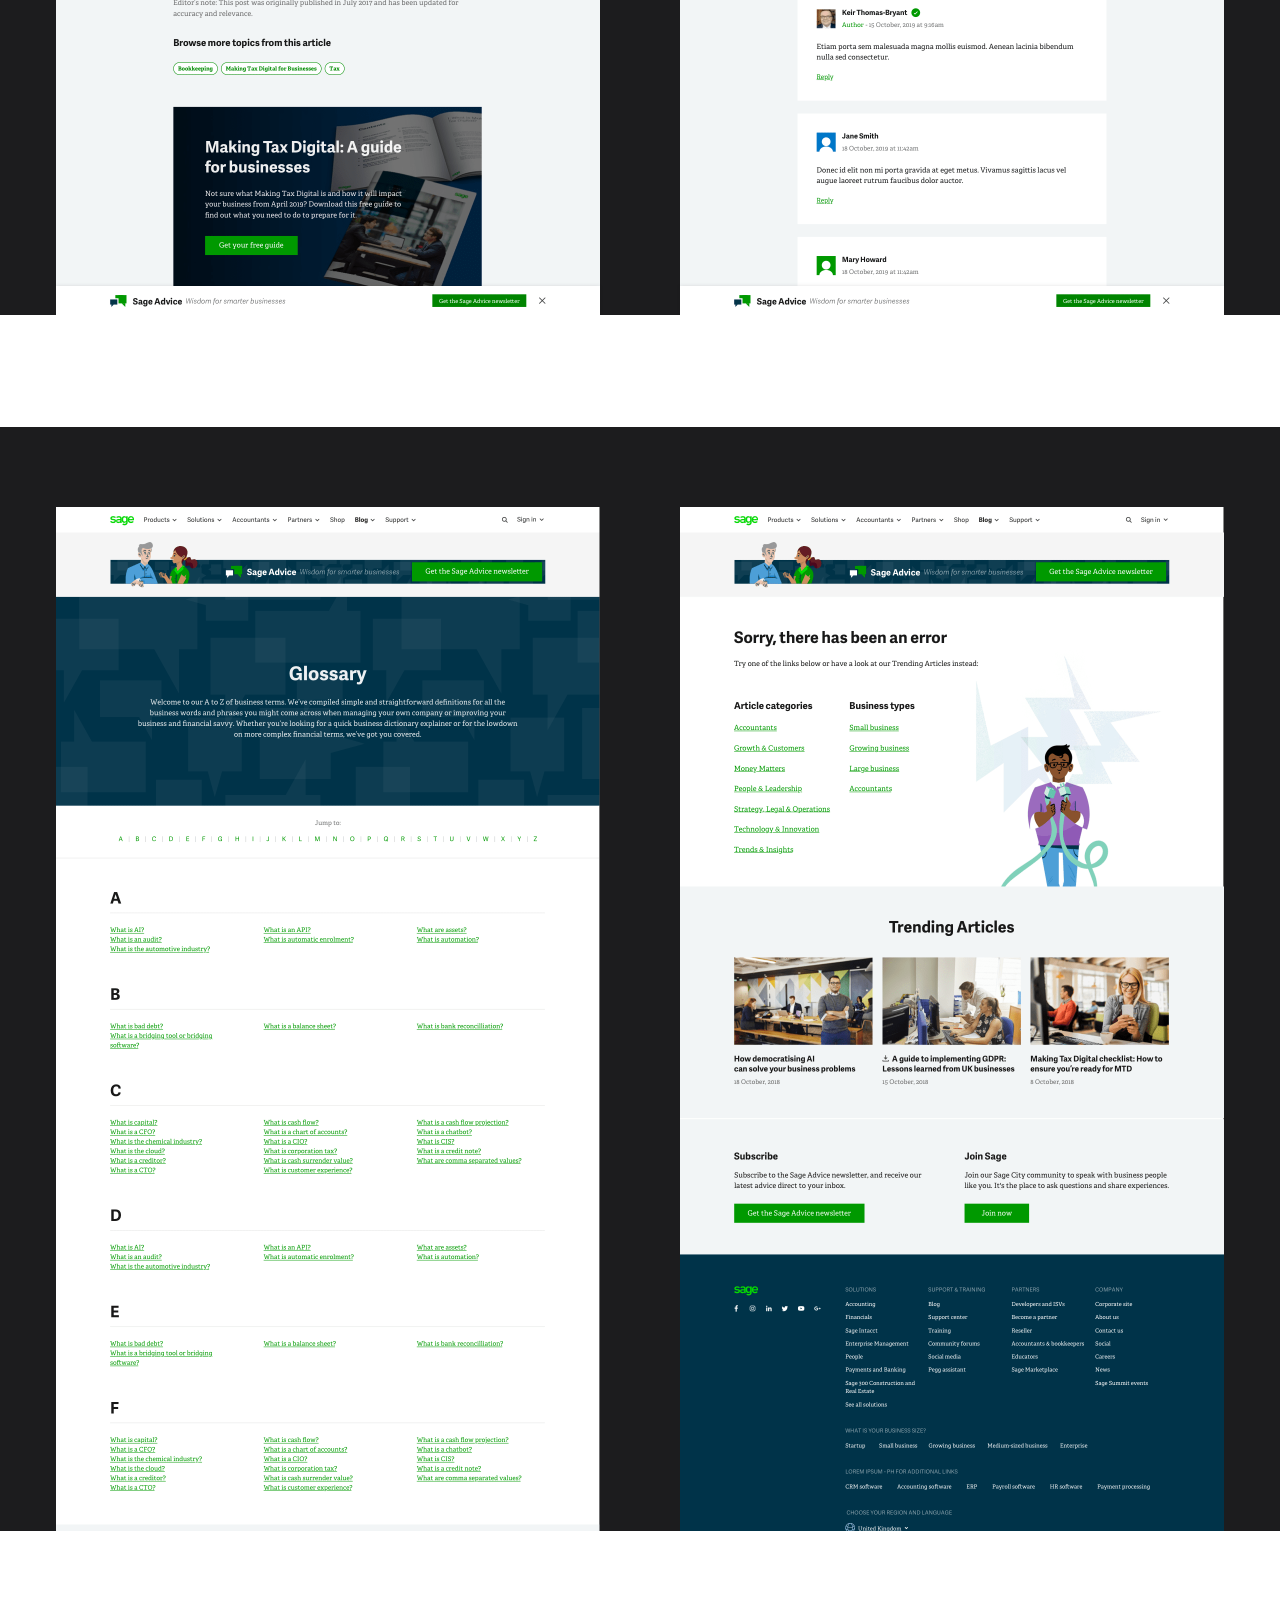
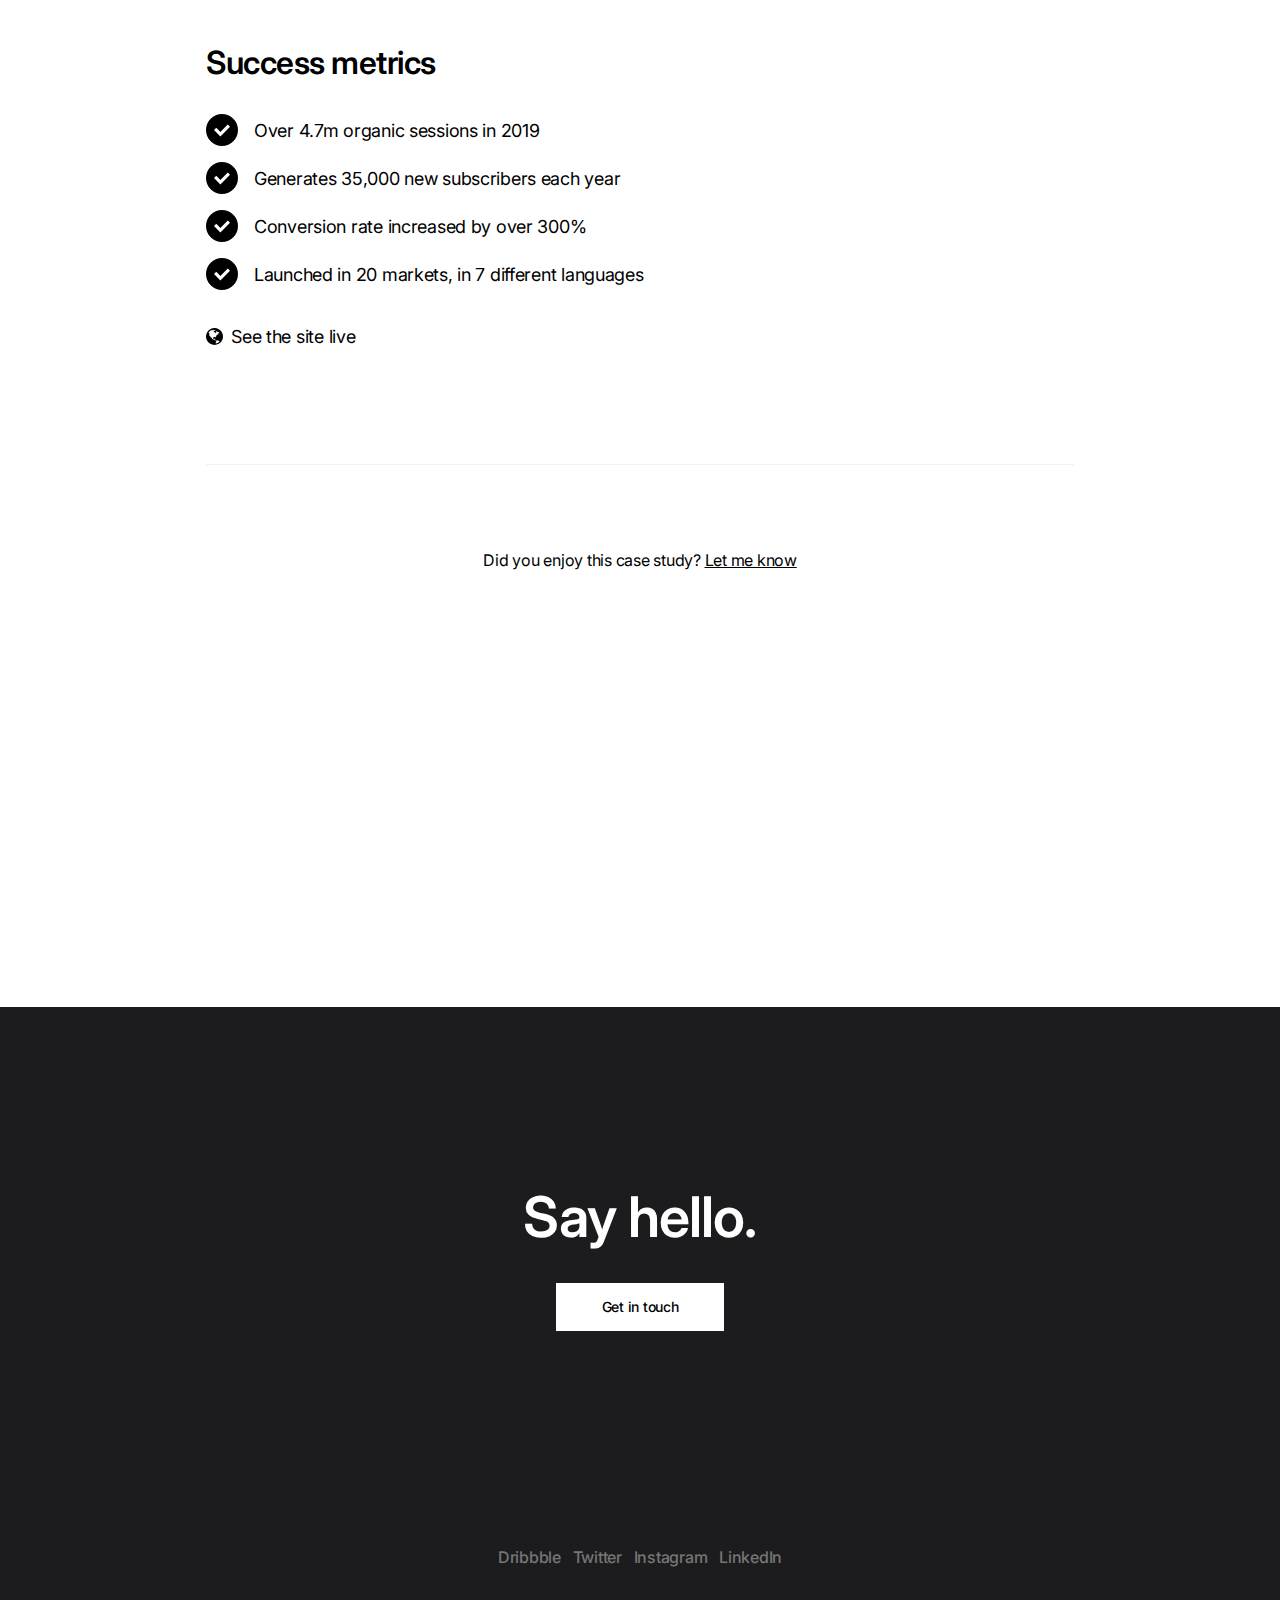
<file: sage.html>
<!DOCTYPE html>
<html lang="en">
  <head>
    <meta charset="UTF-8">
  <meta name="viewport" content="width=device-width,initial-scale=1">
  <meta name="Description" content="Designing the Sage official blog">
    <title>Sage • Jasper Cheyney • Lead Designer</title>
    <link href="https://fonts.googleapis.com/css2?family=Inter:wght@400;500;600&display=swap" rel="stylesheet">
  <link rel="stylesheet" href="styles.css" type="text/css">
  <link rel="icon" type="image/png" href="favicon.ico"/>
    <script async src="https://www.googletagmanager.com/gtag/js?id=UA-79519538-1"></script>
  <script>
    window.dataLayer = window.dataLayer || [];
    function gtag(){dataLayer.push(arguments);}
    gtag('js', new Date());

    gtag('config', 'UA-79519538-1');
  </script>
  <meta property="og:image" content="https://jaspercheyney.co.uk/images/sage/sage-social-preview.png"/>
  <meta property="og:title" content="Sage • Jasper Cheyney • Lead Designer"/>
  <meta property="og:description" content="I specialise in designing minimal, effective digital products."/>
  </head>
  <body>
  <script>
    let onpageLoad = localStorage.getItem("theme") || "";
    let element = document.body;
    if (element && onpageLoad) {
        element.classList.add(onpageLoad);
        element.classList.remove('no-animate');
    }
  </script>
<div class="navigation">
<div id="navbar" class="wrapper">
<div class="container">
    <nav>
      <div class="hamburger">
        <div class="line"></div>
        <div class="line"></div>
        <div class="line"></div>
      </div>

      <ul class="nav-links">
        <li class="logo"><a href="https://jaspercheyney.co.uk/" aria-label="Home"></a></li>
        <li><a href="https://jaspercheyney.co.uk/#projects">Projects</a></li>
        <li><a href="https://jaspercheyney.co.uk/playground">Playground</a></li>
        <li><a href="https://jaspercheyney.co.uk/about">About</a></li>
        <li class="dark-mode-toggle" id="darkmodeToggle" onclick="themeToggle()">
          <svg width="24" height="24" viewBox="0 0 24 24" fill="none" xmlns="http://www.w3.org/2000/svg">
          <path id="dark-mode-svg" d="M12 24C18.6274 24 23 19.5 24 15.6C18.5 17.5 14.105 15.1973 11.65 13C5.5 7 8.4 0 8.4 0C4 1.5 0 5.37258 0 12C0 18.6274 5.37258 24 12 24Z" fill="#000000">
          <animate id="animation-to-sun" begin="indefinite" attributeName="d" dur="400ms" to="M12 24C18.6274 24 24 18.6274 24 12C24 8.69378 22.6629 5.69986 20.5 3.52946C18.3273 1.34923 15.3212 0 12 0C5.37258 0 0 5.37258 0 12C0 18.6274 5.37258 24 12 24Z" fill="freeze"/>
          <animate id="animation-to-white" begin="indefinite" attributeName="fill" to="#F5F5F7" dur="400ms" fill="freeze"/>
          <animate id="animation-to-moon" begin="indefinite" attributeName="d" dur="400ms" to="M12 24C18.6274 24 23 19.5 24 15.6C18.5 17.5 14.105 15.1973 11.65 13C5.5 7 8.4 0 8.4 0C4 1.5 0 5.37258 0 12C0 18.6274 5.37258 24 12 24Z" fill="freeze"/>
          <animate id="animation-to-black" begin="indefinite" attributeName="fill" to="#000000" dur="400ms" fill="freeze"/>
          </path>
          </svg>
        </li>
      </ul>
    </nav>
</div>
</div>
</div>
    
    <div class="wrapper show-on-scroll">
      <div class="project-container">
        <div class="col-12-lrg hero project-column">
          <div class="project-title">
            <h1>Sage</h1>
            <p>Designing the Sage official blog</p>
          </div>
          <div class="col-12-lrg project-column">
            <div class="project-details">
              <div class="project-detail">
                <h4>Role</h4>
                <h5>Lead Designer - UX, Visual and Interaction</h5>
              </div>
              <div class="project-detail">
                <h4>Team</h4>
                <h5>Carmine Colicino, Tommy Ferry, Simon Champion</h5>
              </div>
              <div class="project-detail">
                <h4>Awards</h4>
                <h5>UK Blog Awards 2018, Going Global 2019</h5>
              </div>
            </div>
          </div>
        </div>
        <div class="intro">
        <h3>Creating a global content platform</h3>
        <p>Sage is largest technology company in the U.K. and needed to launch a new financially focused blog that streamlined their digital presence enabling them to generate organic leads via content. The aim was to create an industry leading content experience suitable for global markets in all languages that provided real user value and generated new sources of revenue through customer acquisition.</p>
      </div>
      </div>
    </div>

    <div class="col-12-lrg project-dark"> 
      <div class="container wrapper">
        <img class="project-image" src="images/sage/sage1.png" alt="Sage Advice homepage desktop and mobile designs">
      </div>
    </div>
        
    <div class="wrapper">
      <div class="project-container caption">
        <h3>Design approach</h3>
        <p>I worked closely with Sage to ensure the content structure was based on their intended target audience. From this I was able to intuitively design the experience for each audience creating opportunity for more personalised, engaging content.</p>
        <p>During the project I placed emphasis on designing a focused, distraction-free reading experience that also effectively generated leads. I applied a number of design solutions including optimal line length for reading (50-60 characters per line), accessible colour contrast (AA) and intelligent interaction design delivering lead capture throughout the user journey.</p>
        <p>Throughout and after the project I worked side by side with our in house engineering team and Sage senior stakeholders to design, animate and then iterate and test numerous solutions to optimise the websites lead performance and user experience. Data led design allowed us to make informed decisions on which approach was best for the user experience and the business goals.</p>
      </div>
    </div>

    <div class="col-12-lrg project-dark"> 
      <div class="container wrapper">
        <img class="project-image" src="images/sage/sage2.png" alt="Sage Advice article desktop and mobile designs">
      </div>
    </div>

    <div class="wrapper">
      <div class="project-container caption">
              <h3>Design system</h3>
               <p>While collaborating with the Sage.com brand team I worked heavily on developing and contributing towards a new Design System that allowed us to work simultaneously on different aspects of the Sage offering and remain completely consistent. This required refactoring and iterating the visual style to ensure the experience was both faithful with the brand and fit for the users.</p>
      </div>
    </div>

               <div class="col-12-lrg project-light bottom-gap"> 
                 <div class="container wrapper">
                   <img class="project-image" src="images/sage/sage3.png" alt="Sage Advice design system overview">
                 </div>
               </div>

               <div class="col-12-lrg project-dark"> 
                 <div class="container wrapper">
                  <img class="project-image" src="images/sage/sage4.png" alt="Sage Advice lower article desktop design">
                </div>
              </div>

               <div class="col-12-lrg project-dark"> 
                 <div class="container wrapper">
                  <img class="project-image" src="images/sage/sage5.png" alt="Sage Advice desktop glossary and 404 design">
                </div>
              </div>

    <div class="wrapper">
      <div class="project-container">
        <div class="success-metrics">
          <h3>Success metrics</h3>
          <div class="success-icon">
            <img src="images/icon-tick.svg" alt="Success Metric Tick Icon">
            <p>Over 4.7m organic sessions in 2019</p>
          </div>

          <div class="success-icon">
            <img src="images/icon-tick.svg" alt="Success Metric Tick Icon">
            <p>Generates 35,000 new subscribers each year</p>
          </div>

          <div class="success-icon">
            <img src="images/icon-tick.svg" alt="Success Metric Tick Icon">
            <p>Conversion rate increased by over 300%</p>
          </div>

          <div class="success-icon success-final">
            <img src="images/icon-tick.svg" alt="Success Metric Tick Icon">
            <p>Launched in 20 markets, in 7 different languages</p>
          </div>

          <p class="live-link"><a href="https://www.sage.com/en-gb/blog/" rel="noreferrer noopener nofollow" target="_blank">See the site live</a></p>
        </div>

        <p class="smaller-p">Did you enjoy this case study? <a href="mailto:jasper@cheyneymail.co.uk?subject=Hello!">Let me know</a></p>

            <div class="projects show-on-scroll" id="projects">

      <div class="project-card">
        <a href="https://jaspercheyney.co.uk/treatwell">
          <div class="project-single">
            <div class="treatwell"><img src="images/project-placeholder-small.png" alt="Treatwell project"></div>
            <h5>View project</h5>
          </div>
        </a>
      </div>

      <div class="project-card">
        <a href="https://jaspercheyney.co.uk/bacardi">
          <div class="project-single">
            <div class="bacardi"><img src="images/project-placeholder-small.png" alt="Bacardi project"></div>
            <h5>View project</h5>
          </div>
        </a>
      </div>

      <div class="project-card">
        <a href="https://jaspercheyney.co.uk/sage">
          <div class="project-single">
            <div class="sage"><img src="images/project-placeholder-small.png" alt="Sage project"></div>
            <h5>View project</h5>
          </div>
        </a>
      </div>

      <div class="project-card">
        <a href="https://jaspercheyney.co.uk/lindy">
          <div class="project-single">
            <div class="lindy"><img src="images/project-placeholder-small.png" alt="LINDY project"></div>
            <h5>View project</h5>
          </div>
        </a>
      </div>

      <div class="project-card">
        <a href="https://jaspercheyney.co.uk/thingstream">
          <div class="project-single">
            <div class="thingstream"><img src="images/project-placeholder-small.png" alt="Thingstream project"></div>
            <h5>View project</h5>
          </div>
        </a>
      </div>

      <div class="project-card">
        <a href="https://jaspercheyney.co.uk/bravo">
          <div class="project-single">
            <div class="bravo"><img src="images/project-placeholder-small.png" alt="Bravo project"></div>
            <h5>View project</h5>
          </div>
        </a>
      </div>

    </div>

      </div>
    </div>

      <div class="col-12-lrg footer">
        <div class="container">
          <h2>Say hello.</h2>
          <div class="footer-cta"><a href="mailto:jasper@cheyneymail.co.uk?subject=Hello!">Get in touch</a></div>
        </div>
      </div>
      <div class="col-12-lrg sub-footer">
        <div class="social-links">
          <h4>
            <a href="https://dribbble.com/jasperc" rel="noreferrer noopener nofollow" target="_blank">Dribbble</a>
            <a href="https://twitter.com/JasperCheyney" rel="noreferrer noopener nofollow" target="_blank">Twitter</a>
            <a href="https://www.instagram.com/jaspercheyney/" rel="noreferrer noopener nofollow" target="_blank">Instagram</a>
            <a href="https://www.linkedin.com/in/jaspercheyney/" rel="noreferrer noopener nofollow" target="_blank">LinkedIn</a>
          </h4>
        </div>
      </div>
<!-- Sticky CTA -->
<div class="fixed-cta">
  <a href="mailto:jasper@cheyneymail.co.uk?subject=Hello!">Get in touch</a>
</div>

  <script src="app.js"></script>
  </body>
  </html>
</file>
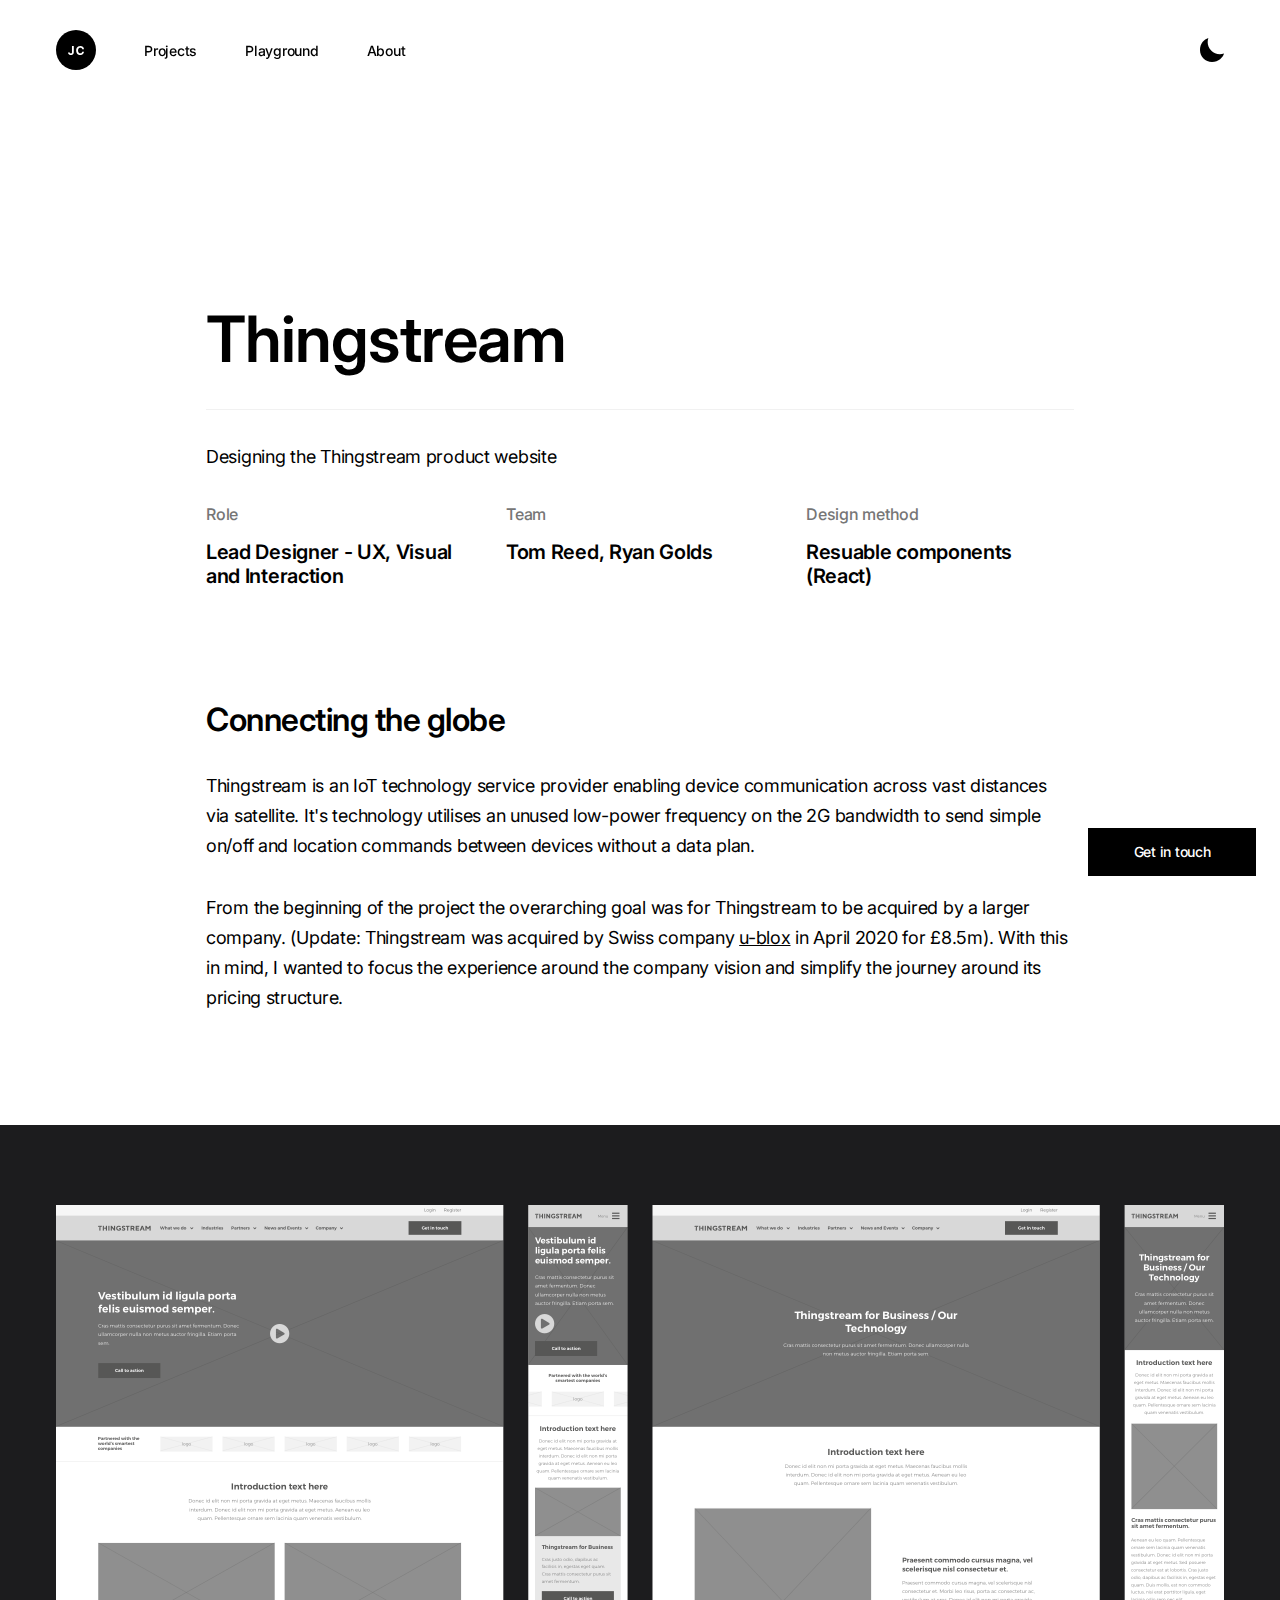
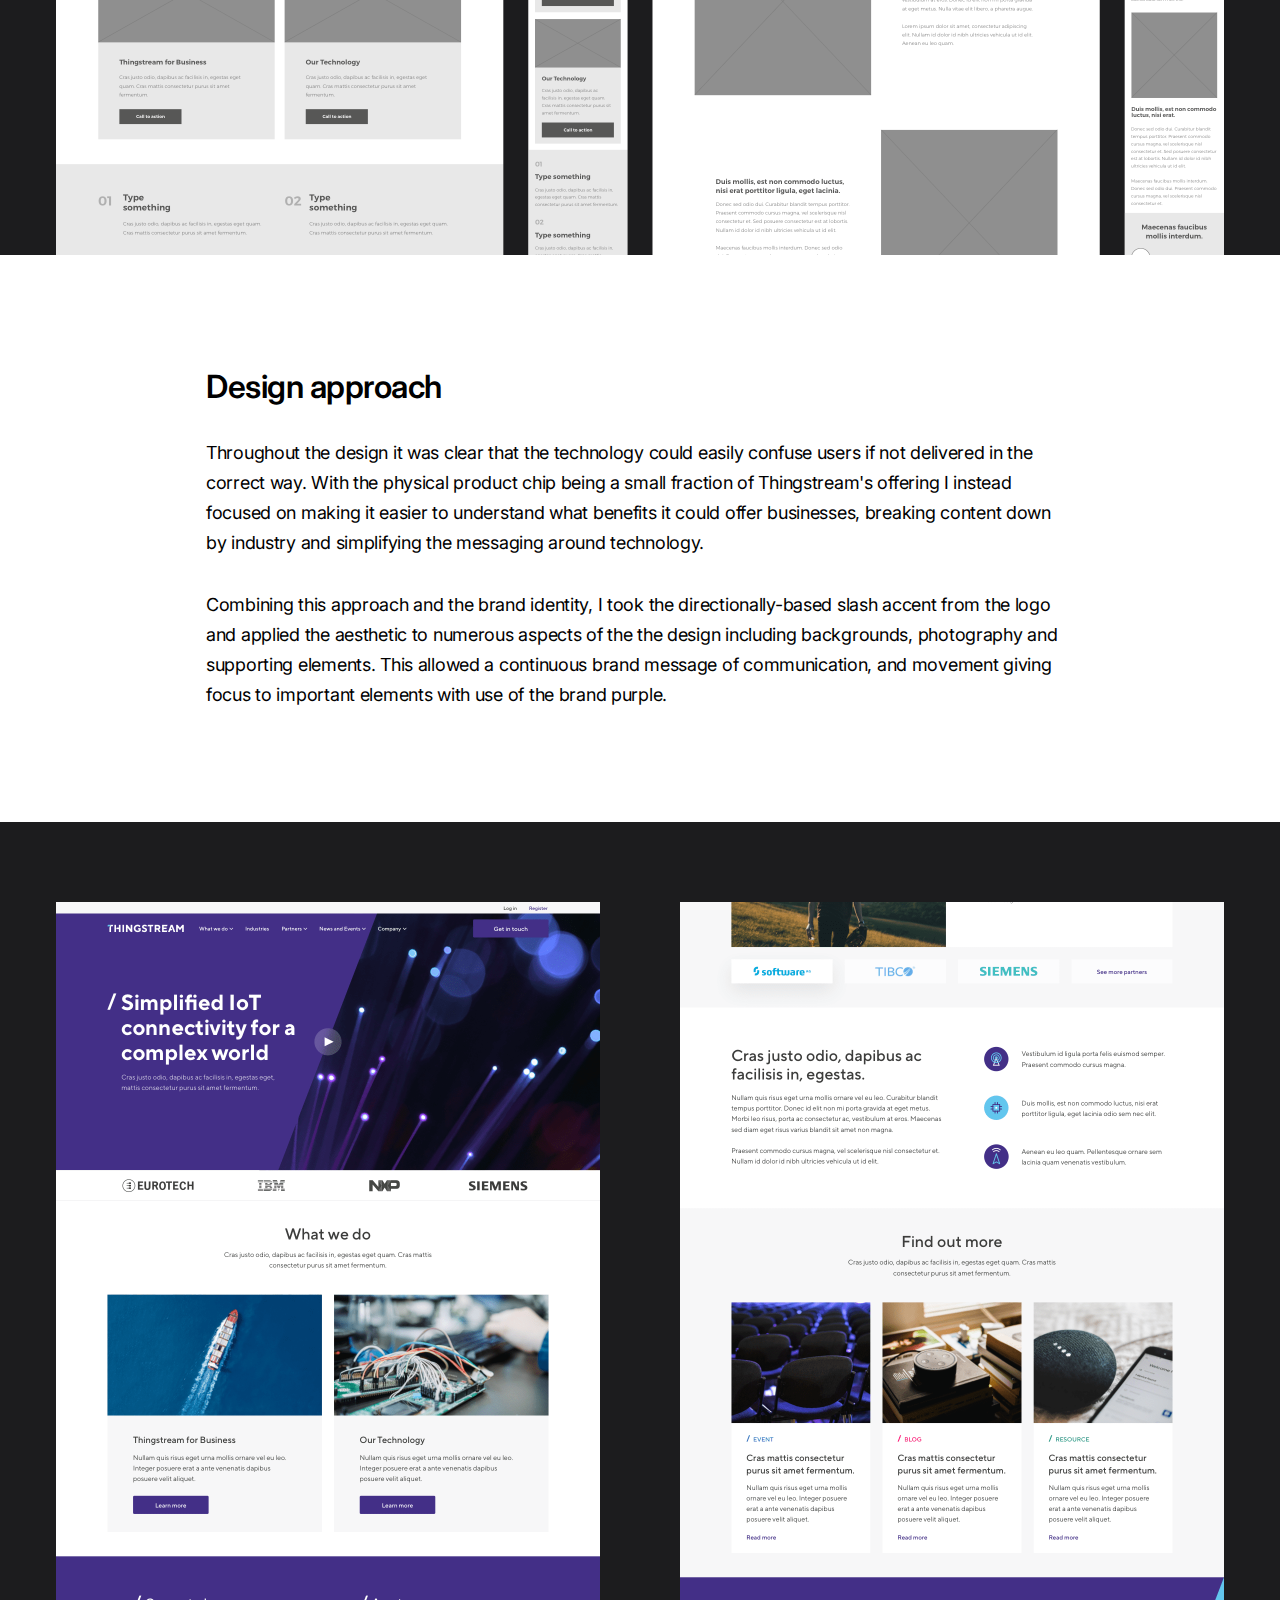
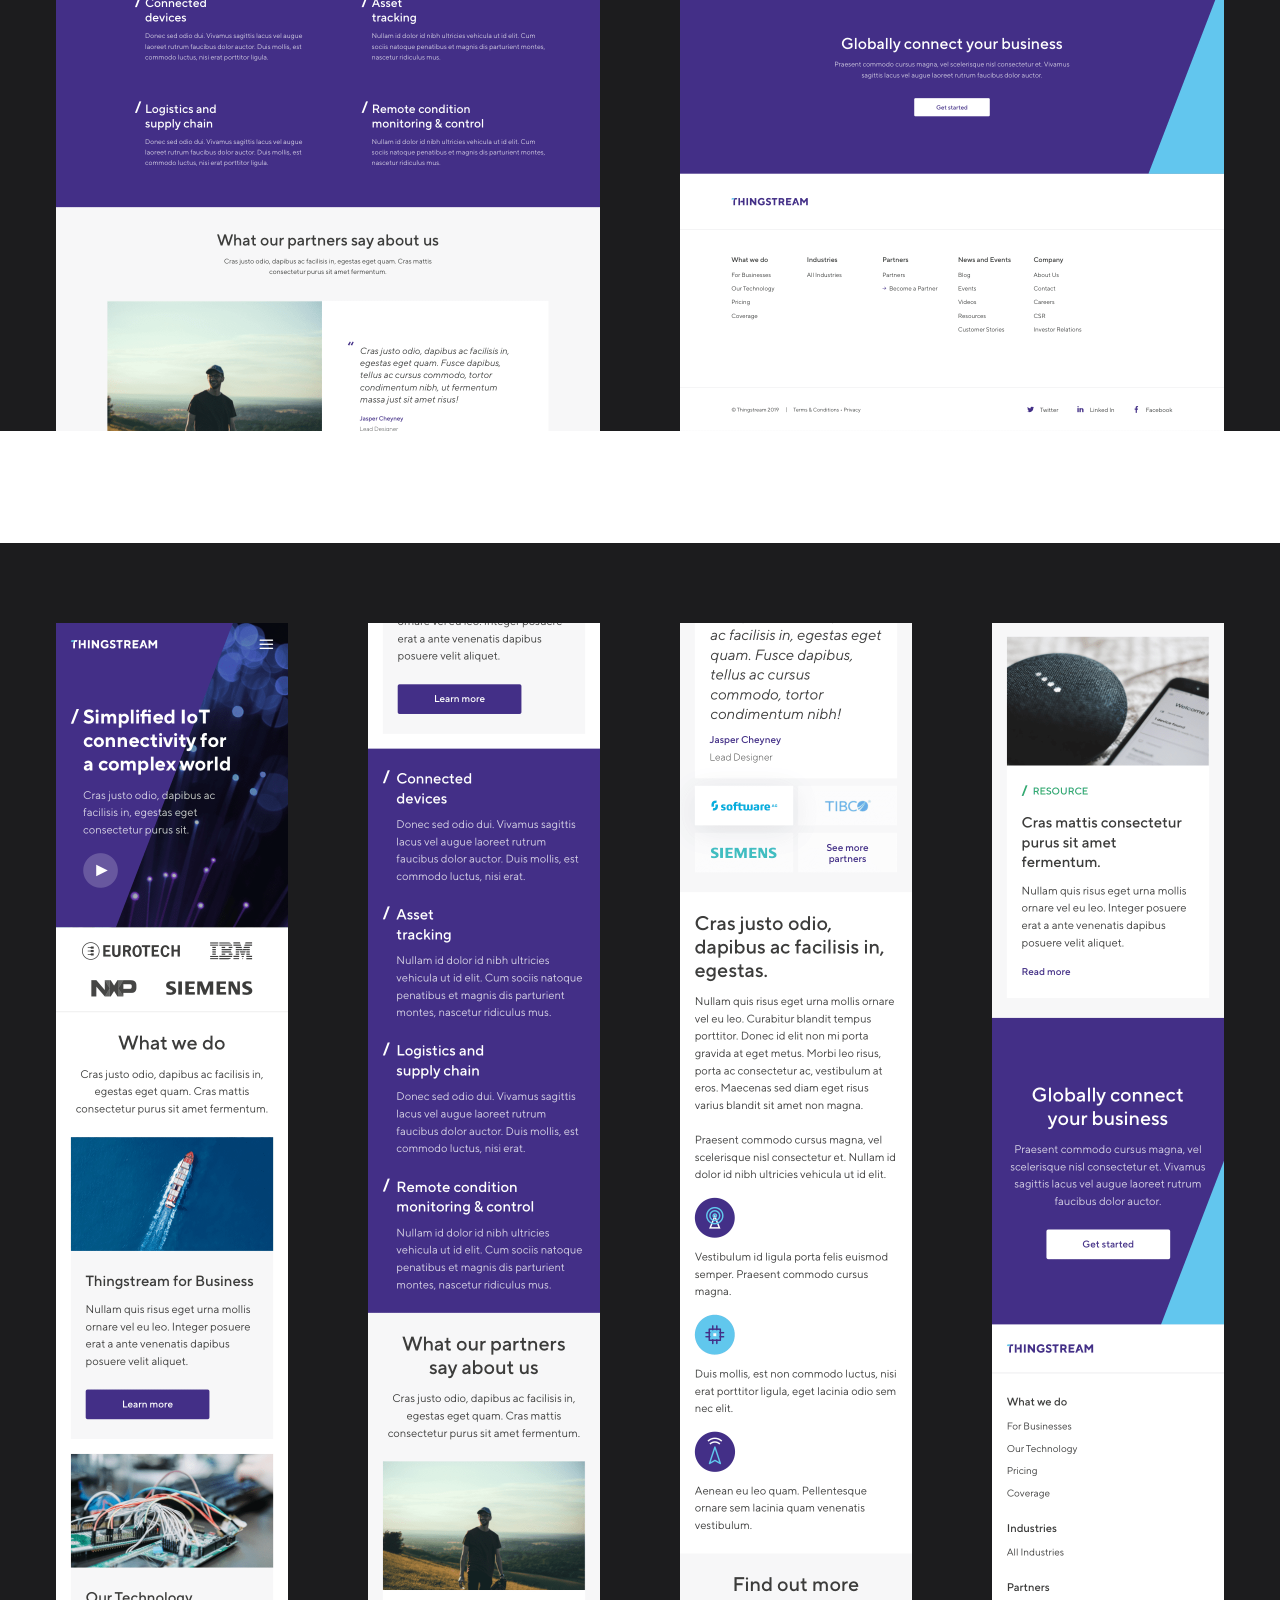
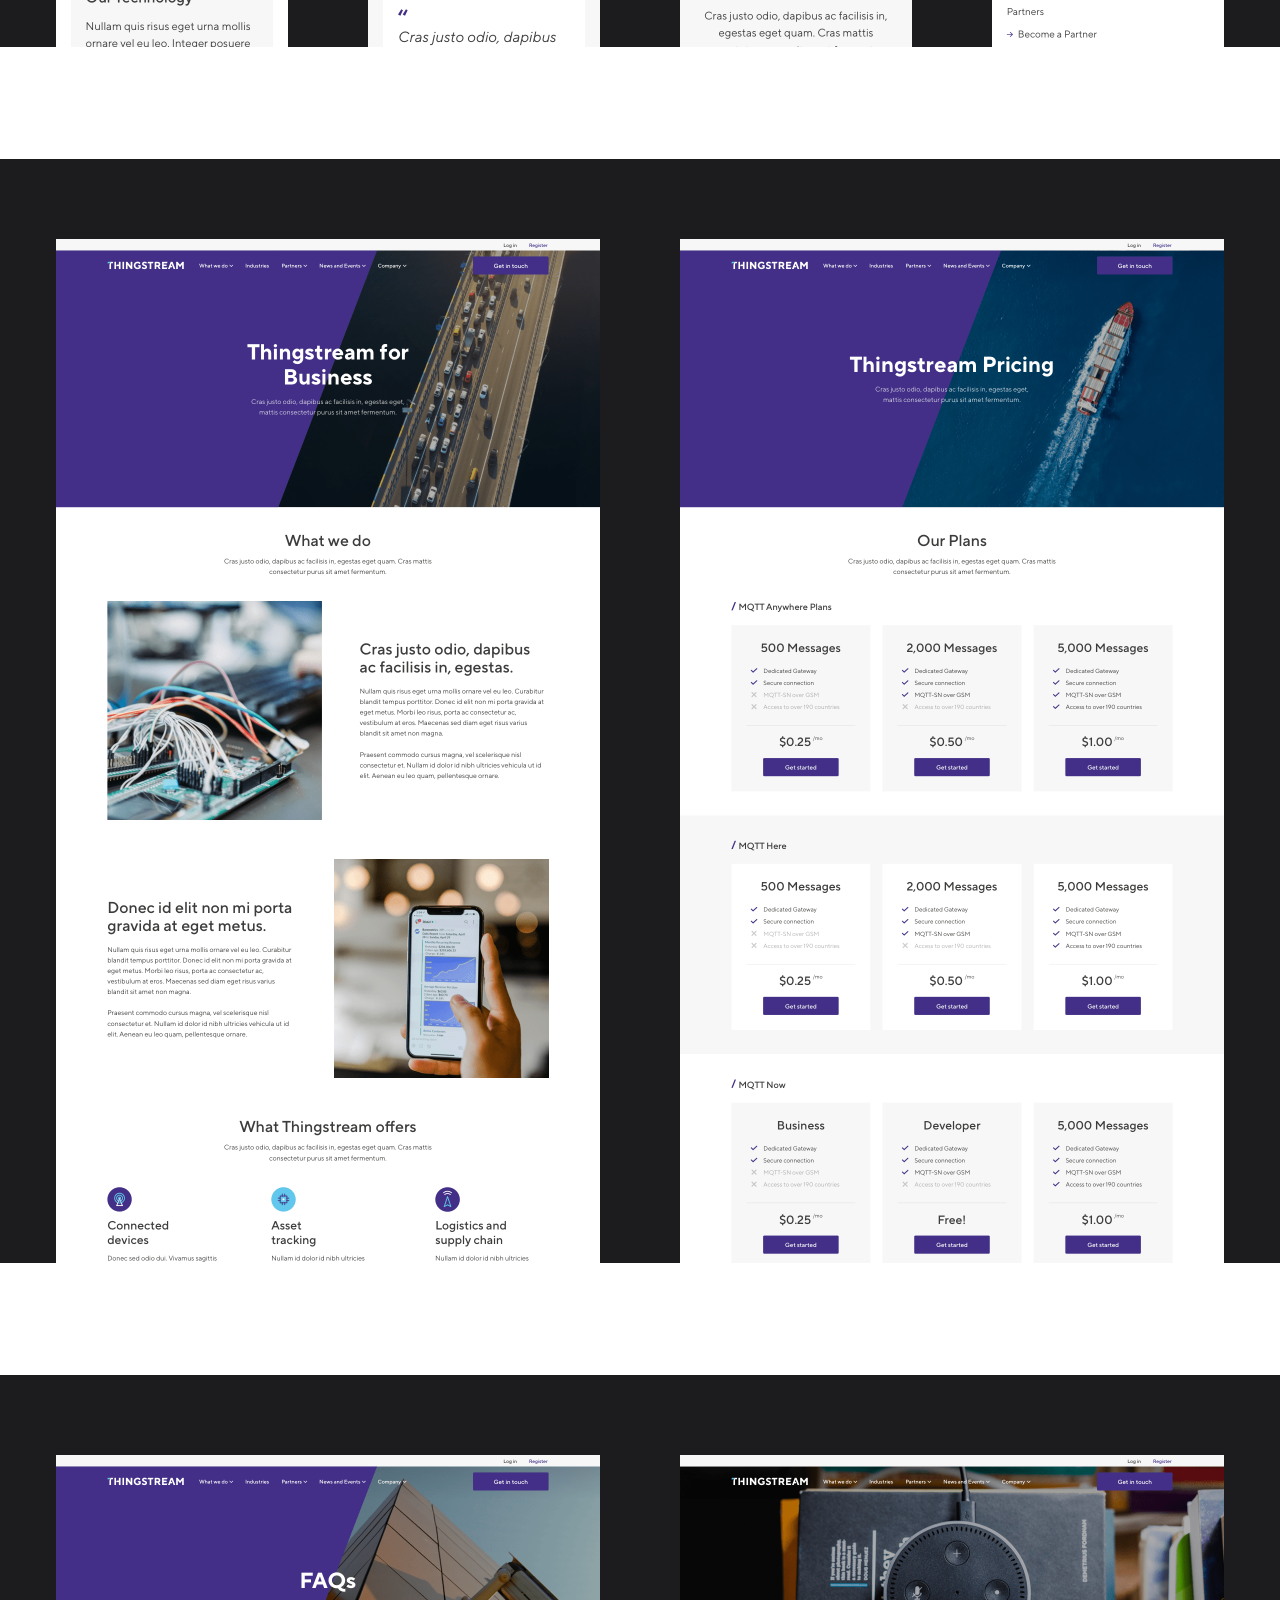
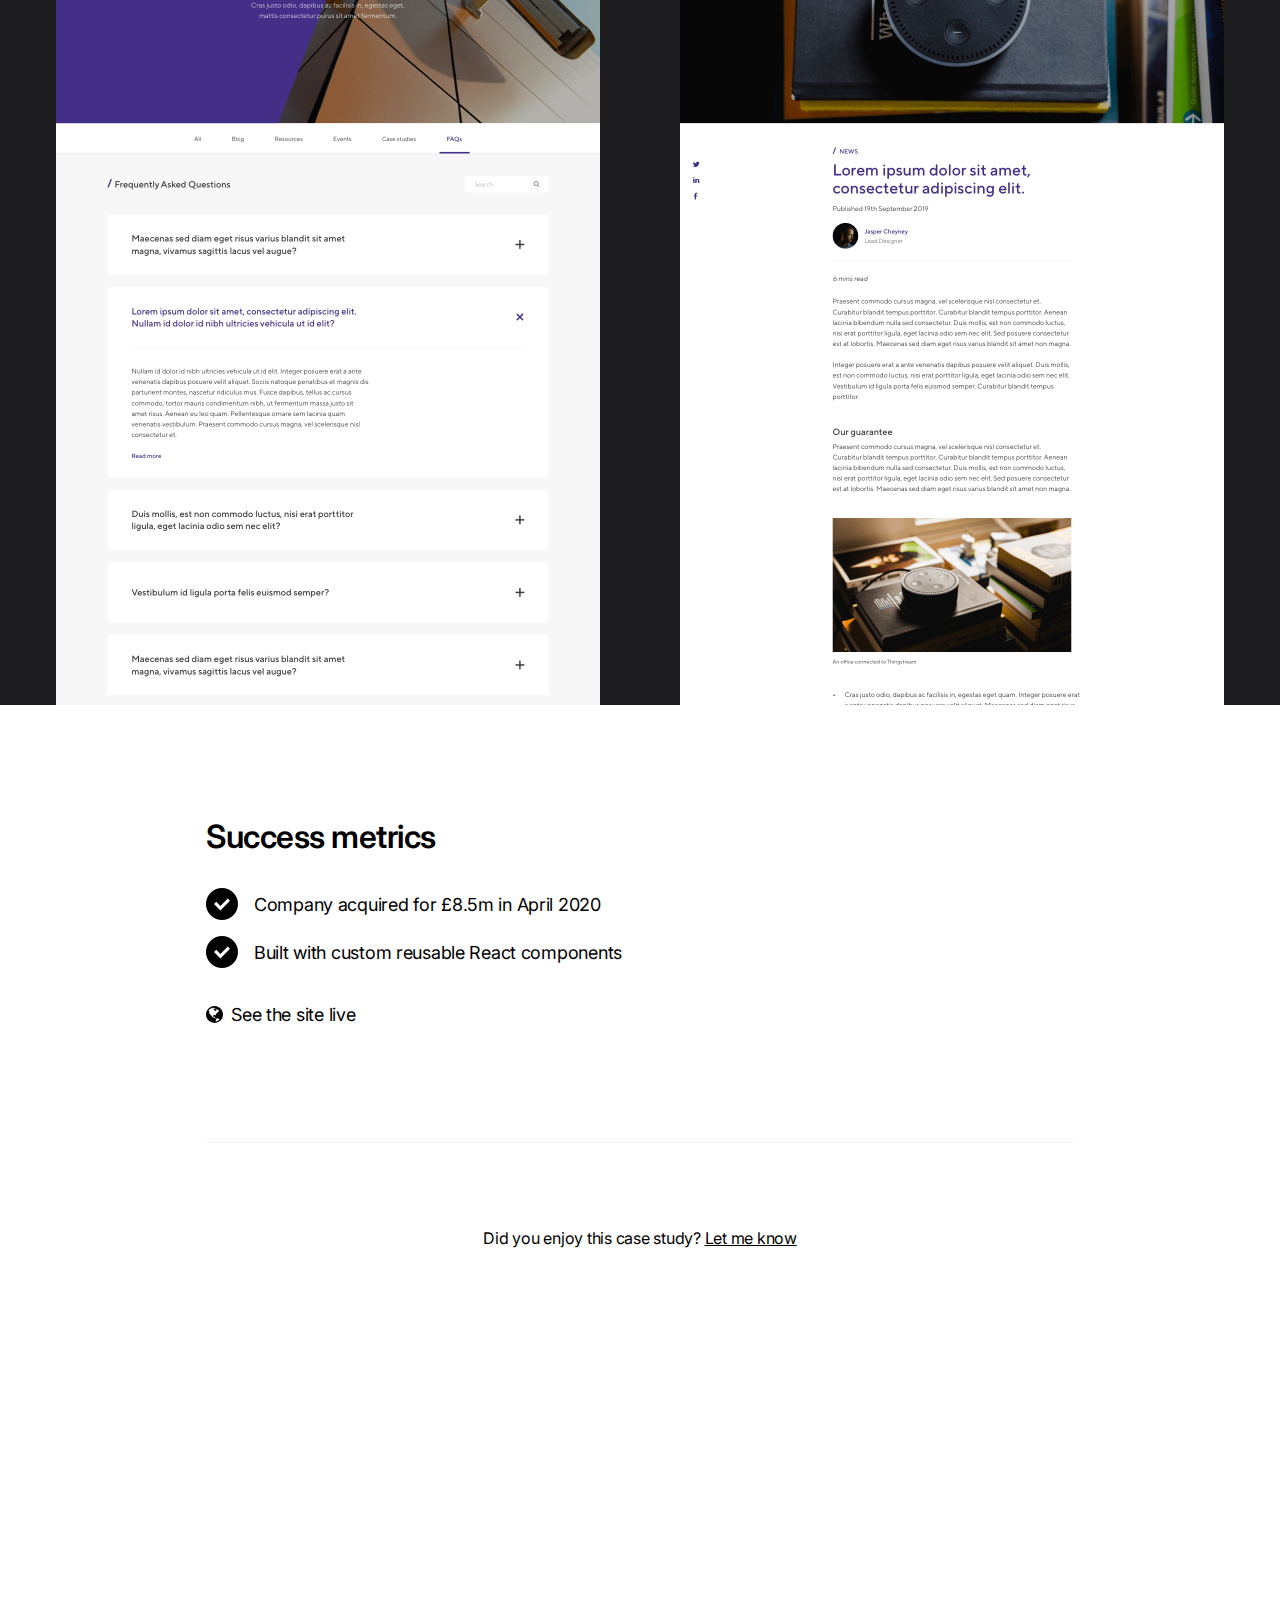
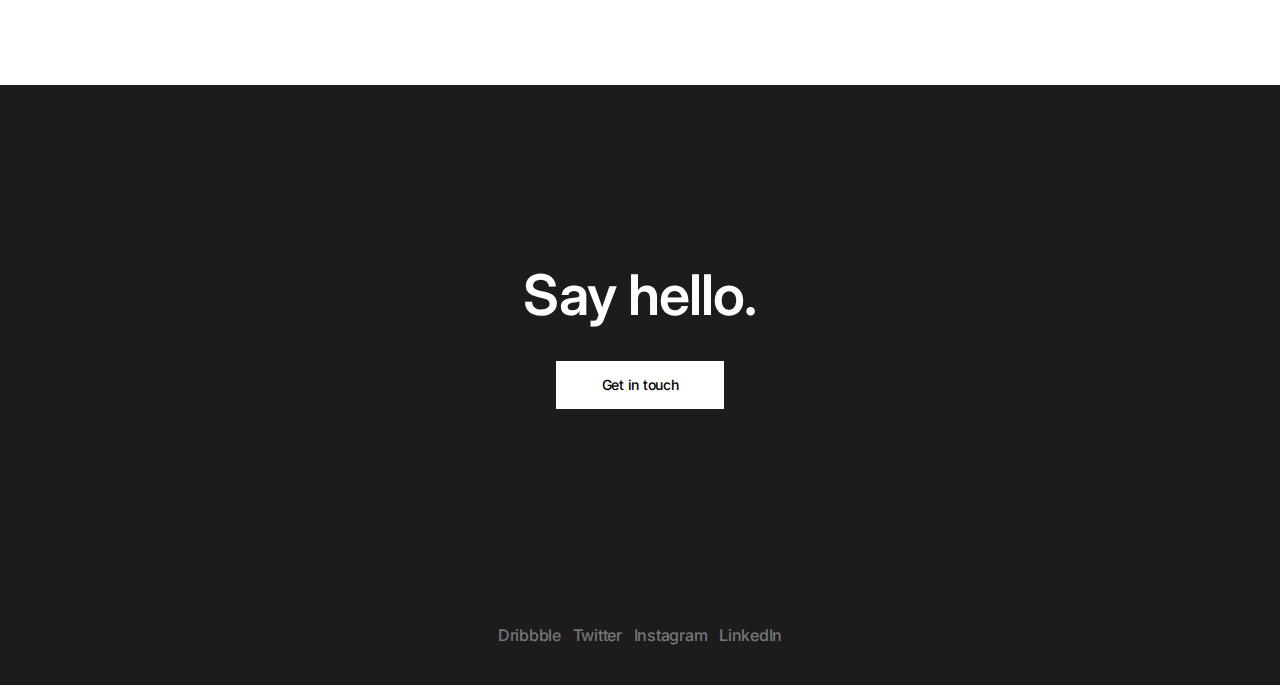
<file: thingstream.html>
<!DOCTYPE html>
<html lang="en">
  <head>
    <meta charset="UTF-8">
  <meta name="viewport" content="width=device-width,initial-scale=1">
  <meta name="Description" content="Designing the Thingstream product website">
    <title>Thingstream • Jasper Cheyney • Lead Designer</title>
    <link href="https://fonts.googleapis.com/css2?family=Inter:wght@400;500;600&display=swap" rel="stylesheet">
  <link rel="stylesheet" href="styles.css" type="text/css">
  <link rel="icon" type="image/png" href="favicon.ico"/>
  <script async src="https://www.googletagmanager.com/gtag/js?id=UA-79519538-1"></script>
  <script>
    window.dataLayer = window.dataLayer || [];
    function gtag(){dataLayer.push(arguments);}
    gtag('js', new Date());

    gtag('config', 'UA-79519538-1');
  </script>
  <meta property="og:image" content="https://jaspercheyney.co.uk/images/thingstream/thingstream-social-preview.png"/>
  <meta property="og:title" content="Thingstream • Jasper Cheyney • Lead Designer"/>
  <meta property="og:description" content="I specialise in designing minimal, effective digital products."/>
  </head>
  <body>
  <script>
    let onpageLoad = localStorage.getItem("theme") || "";
    let element = document.body;
    if (element && onpageLoad) {
        element.classList.add(onpageLoad);
        element.classList.remove('no-animate');
    }
  </script>
<div class="navigation">
<div id="navbar" class="wrapper">
<div class="container">
    <nav>
      <div class="hamburger">
        <div class="line"></div>
        <div class="line"></div>
        <div class="line"></div>
      </div>

      <ul class="nav-links">
        <li class="logo"><a href="https://jaspercheyney.co.uk/" aria-label="Home"></a></li>
        <li><a href="https://jaspercheyney.co.uk/#projects">Projects</a></li>
        <li><a href="https://jaspercheyney.co.uk/playground">Playground</a></li>
        <li><a href="https://jaspercheyney.co.uk/about">About</a></li>
        <li class="dark-mode-toggle" id="darkmodeToggle" onclick="themeToggle()">
          <svg width="24" height="24" viewBox="0 0 24 24" fill="none" xmlns="http://www.w3.org/2000/svg">
          <path id="dark-mode-svg" d="M12 24C18.6274 24 23 19.5 24 15.6C18.5 17.5 14.105 15.1973 11.65 13C5.5 7 8.4 0 8.4 0C4 1.5 0 5.37258 0 12C0 18.6274 5.37258 24 12 24Z" fill="#000000">
          <animate id="animation-to-sun" begin="indefinite" attributeName="d" dur="400ms" to="M12 24C18.6274 24 24 18.6274 24 12C24 8.69378 22.6629 5.69986 20.5 3.52946C18.3273 1.34923 15.3212 0 12 0C5.37258 0 0 5.37258 0 12C0 18.6274 5.37258 24 12 24Z" fill="freeze"/>
          <animate id="animation-to-white" begin="indefinite" attributeName="fill" to="#F5F5F7" dur="400ms" fill="freeze"/>
          <animate id="animation-to-moon" begin="indefinite" attributeName="d" dur="400ms" to="M12 24C18.6274 24 23 19.5 24 15.6C18.5 17.5 14.105 15.1973 11.65 13C5.5 7 8.4 0 8.4 0C4 1.5 0 5.37258 0 12C0 18.6274 5.37258 24 12 24Z" fill="freeze"/>
          <animate id="animation-to-black" begin="indefinite" attributeName="fill" to="#000000" dur="400ms" fill="freeze"/>
          </path>
          </svg>
        </li>
      </ul>
    </nav>
</div>
</div>
</div>
    
    <div class="wrapper show-on-scroll">
      <div class="project-container">
        <div class="col-12-lrg hero project-column">
          <div class="project-title">
            <h1>Thingstream</h1>
            <p>Designing the Thingstream product website</p>
          </div>
          <div class="col-12-lrg project-column">
            <div class="project-details">
              <div class="project-detail">
                <h4>Role</h4>
                <h5>Lead Designer - UX, Visual and Interaction</h5>
              </div>
              <div class="project-detail">
                <h4>Team</h4>
                <h5>Tom Reed, Ryan Golds</h5>
              </div>
              <div class="project-detail">
                <h4>Design method</h4>
                <h5>Resuable components (React)</h5>
              </div>
            </div>
          </div>
        </div>
        <h3>Connecting the globe</h3>
        <p>Thingstream is an IoT technology service provider enabling device communication across vast distances via satellite. It's technology utilises an unused low-power frequency on the 2G bandwidth to send simple on/off and location commands between devices without a data plan.</p>
        <p>From the beginning of the project the overarching goal was for Thingstream to be acquired by a larger company. (Update: Thingstream was acquired by Swiss company <a class="social" href="https://en.wikipedia.org/wiki/U-blox">u-blox</a> in April 2020 for £8.5m). With this in mind, I wanted to focus the experience around the company vision and simplify the journey around its pricing structure.</p>
      </div>
    </div>

    <div class="col-12-lrg project-dark"> 
      <div class="container wrapper">
        <img class="project-image" src="images/thingstream/thingstream1.png" alt="Thingstream homepage and technology page desktop and mobile wireframes">
      </div>
    </div>
        
    <div class="wrapper">
      <div class="project-container">
        <h3>Design approach</h3>
        <p>Throughout the design it was clear that the technology could easily confuse users if not delivered in the correct way. With the physical product chip being a small fraction of Thingstream's offering I instead focused on making it easier to understand what benefits it could offer businesses, breaking content down by industry and simplifying the messaging around technology.</p>
        <p>Combining this approach and the brand identity, I took the directionally-based slash accent from the logo and applied the aesthetic to numerous aspects of the the design including backgrounds, photography and supporting elements. This allowed a continuous brand message of communication, and movement giving focus to important elements with use of the brand purple.</p>
      </div>
    </div>

    <div class="col-12-lrg project-dark"> 
      <div class="container wrapper">
        <img class="project-image" src="images/thingstream/thingstream2.png" alt="Thingstream homepage desktop design">
      </div>
    </div>
     <div class="col-12-lrg project-dark"> 
       <div class="container wrapper">
         <img class="project-image" src="images/thingstream/thingstream3.png" alt="Thingstream homepage mobile design">
       </div>
     </div>

     <div class="col-12-lrg project-dark"> 
       <div class="container wrapper">
        <img class="project-image" src="images/thingstream/thingstream4.png" alt="Treatwell feature page and pricing desktop design">
      </div>
    </div>

     <div class="col-12-lrg project-dark"> 
       <div class="container wrapper">
        <img class="project-image" src="images/thingstream/thingstream5.png" alt="Thingstream FAQs and article desktop design">
      </div>
    </div>

    <div class="wrapper">
      <div class="project-container">
        <div class="success-metrics">
          <h3>Success metrics</h3>
          <div class="success-icon">
            <img src="images/icon-tick.svg" alt="Success Metric Tick Icon">
            <p>Company acquired for £8.5m in April 2020</p>
          </div>

          <div class="success-icon success-final">
            <img src="images/icon-tick.svg" alt="Success Metric Tick Icon">
            <p>Built with custom reusable React components</p>
          </div>
          <p class="live-link"><a href="https://www.u-blox.com/en/investor-press-releases/u-blox-acquires-iot-communication-service-provider-thingstream" rel="noreferrer noopener nofollow" target="_blank">See the site live</a></p>
        </div>

        <p class="smaller-p">Did you enjoy this case study? <a href="mailto:jasper@cheyneymail.co.uk?subject=Hello!">Let me know</a></p>

            <div class="projects show-on-scroll" id="projects">

      <div class="project-card">
        <a href="https://jaspercheyney.co.uk/treatwell">
          <div class="project-single">
            <div class="treatwell"><img src="images/project-placeholder-small.png" alt="Treatwell project"></div>
            <h5>View project</h5>
          </div>
        </a>
      </div>

      <div class="project-card">
        <a href="https://jaspercheyney.co.uk/bacardi">
          <div class="project-single">
            <div class="bacardi"><img src="images/project-placeholder-small.png" alt="Bacardi project"></div>
            <h5>View project</h5>
          </div>
        </a>
      </div>

      <div class="project-card">
        <a href="https://jaspercheyney.co.uk/sage">
          <div class="project-single">
            <div class="sage"><img src="images/project-placeholder-small.png" alt="Sage project"></div>
            <h5>View project</h5>
          </div>
        </a>
      </div>

      <div class="project-card">
        <a href="https://jaspercheyney.co.uk/lindy">
          <div class="project-single">
            <div class="lindy"><img src="images/project-placeholder-small.png" alt="LINDY project"></div>
            <h5>View project</h5>
          </div>
        </a>
      </div>

      <div class="project-card">
        <a href="https://jaspercheyney.co.uk/thingstream">
          <div class="project-single">
            <div class="thingstream"><img src="images/project-placeholder-small.png" alt="Thingstream project"></div>
            <h5>View project</h5>
          </div>
        </a>
      </div>

      <div class="project-card">
        <a href="https://jaspercheyney.co.uk/bravo">
          <div class="project-single">
            <div class="bravo"><img src="images/project-placeholder-small.png" alt="Bravo project"></div>
            <h5>View project</h5>
          </div>
        </a>
      </div>

    </div>

      </div>
    </div>

      <div class="col-12-lrg footer">
        <div class="container">
          <h2>Say hello.</h2>
          <div class="footer-cta"><a href="mailto:jasper@cheyneymail.co.uk?subject=Hello!">Get in touch</a></div>
        </div>
      </div>
      <div class="col-12-lrg sub-footer">
        <div class="social-links">
          <h4>
            <a href="https://dribbble.com/jasperc" rel="noreferrer noopener nofollow" target="_blank">Dribbble</a>
            <a href="https://twitter.com/JasperCheyney" rel="noreferrer noopener nofollow" target="_blank">Twitter</a>
            <a href="https://www.instagram.com/jaspercheyney/" rel="noreferrer noopener nofollow" target="_blank">Instagram</a>
            <a href="https://www.linkedin.com/in/jaspercheyney/" rel="noreferrer noopener nofollow" target="_blank">LinkedIn</a>
          </h4>
        </div>
      </div>
    
<!-- Sticky CTA -->
<div class="fixed-cta">
  <a href="mailto:jasper@cheyneymail.co.uk?subject=Hello!">Get in touch</a>
</div>

  <script src="app.js"></script>
  </body>
  </html>
</file>
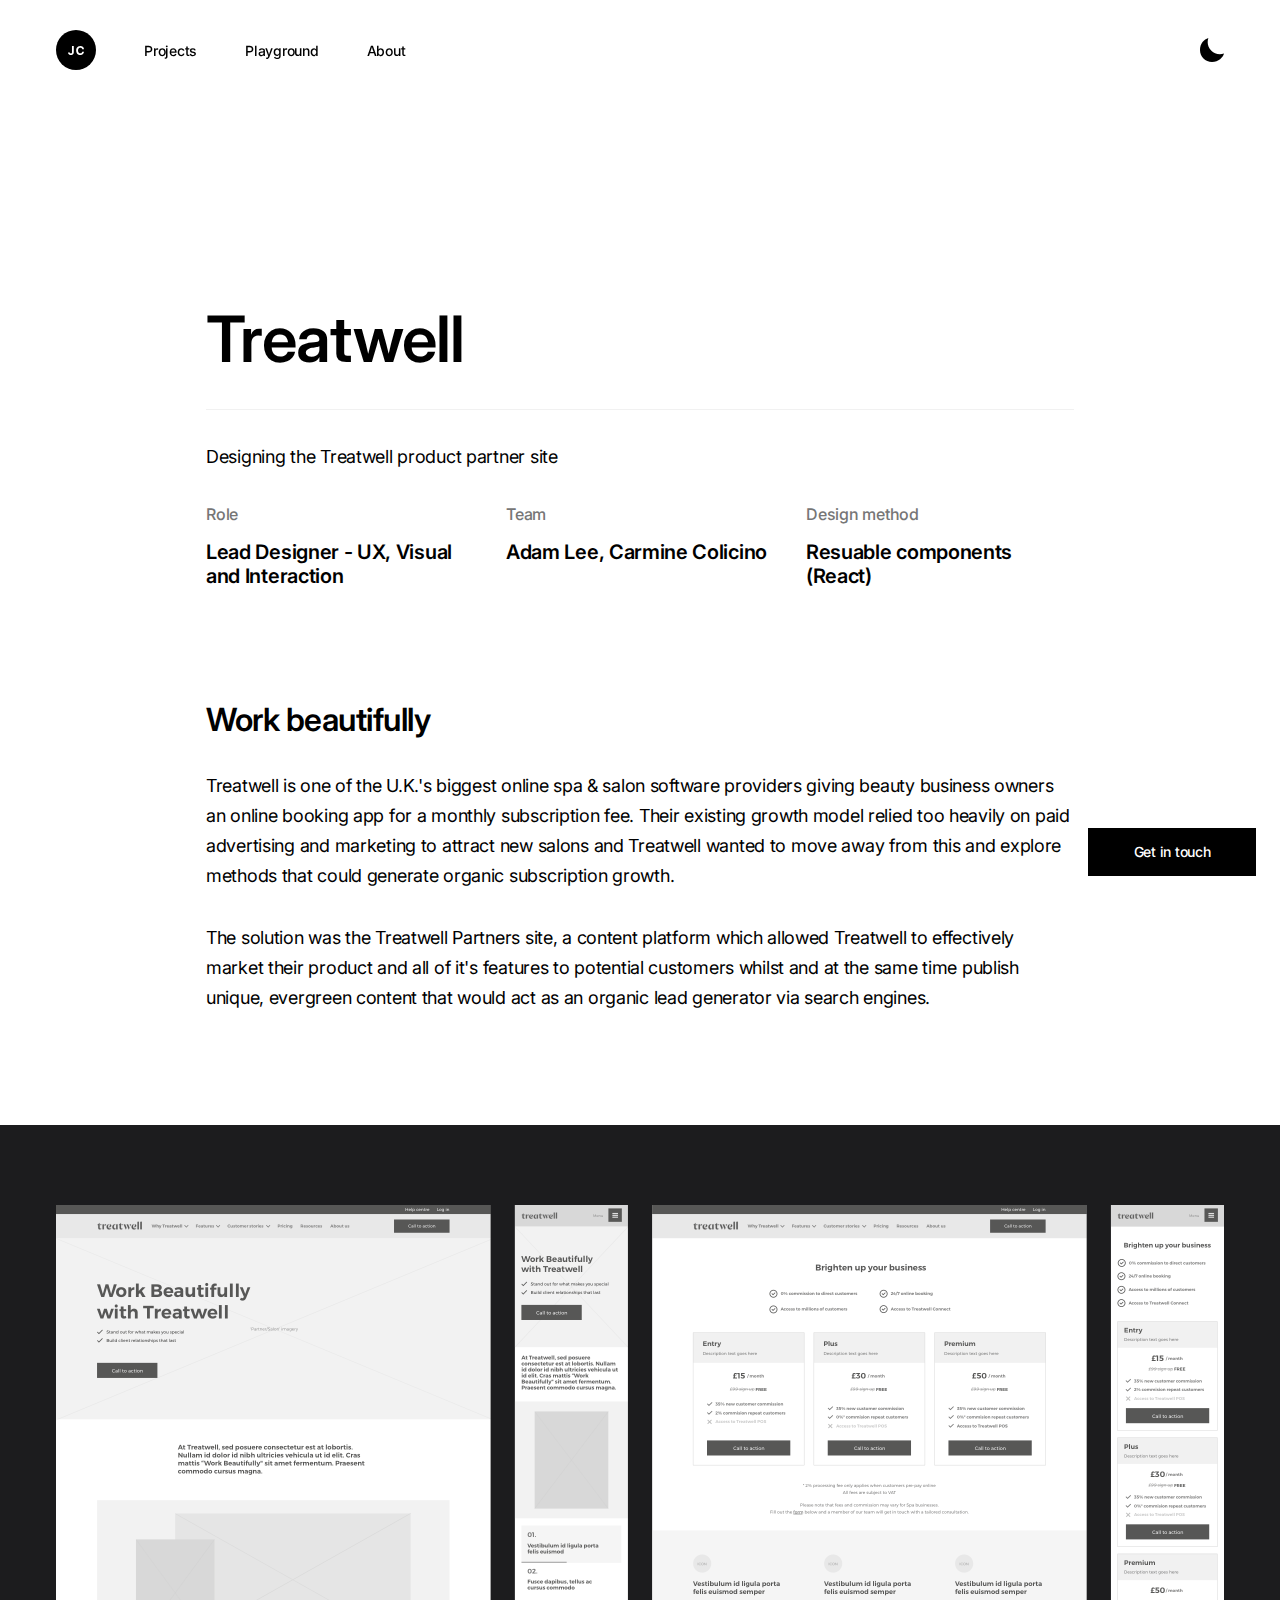
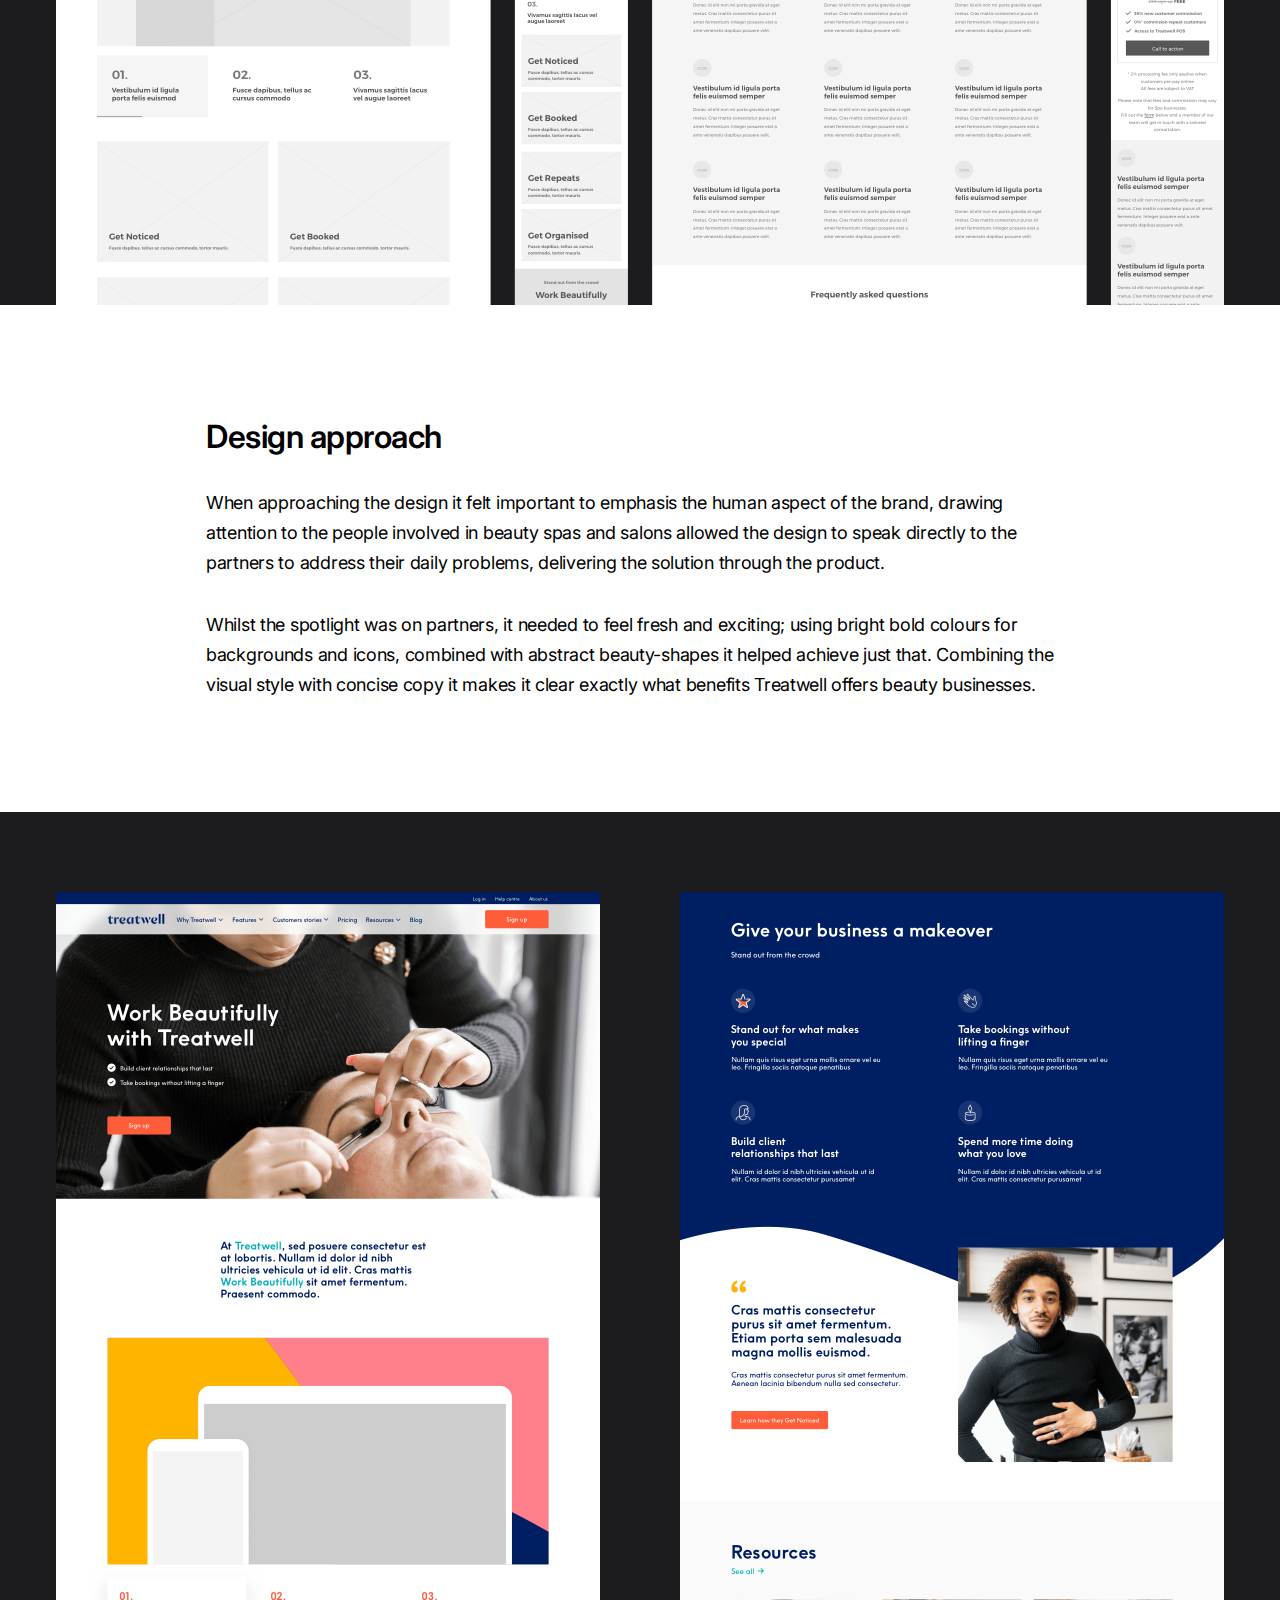
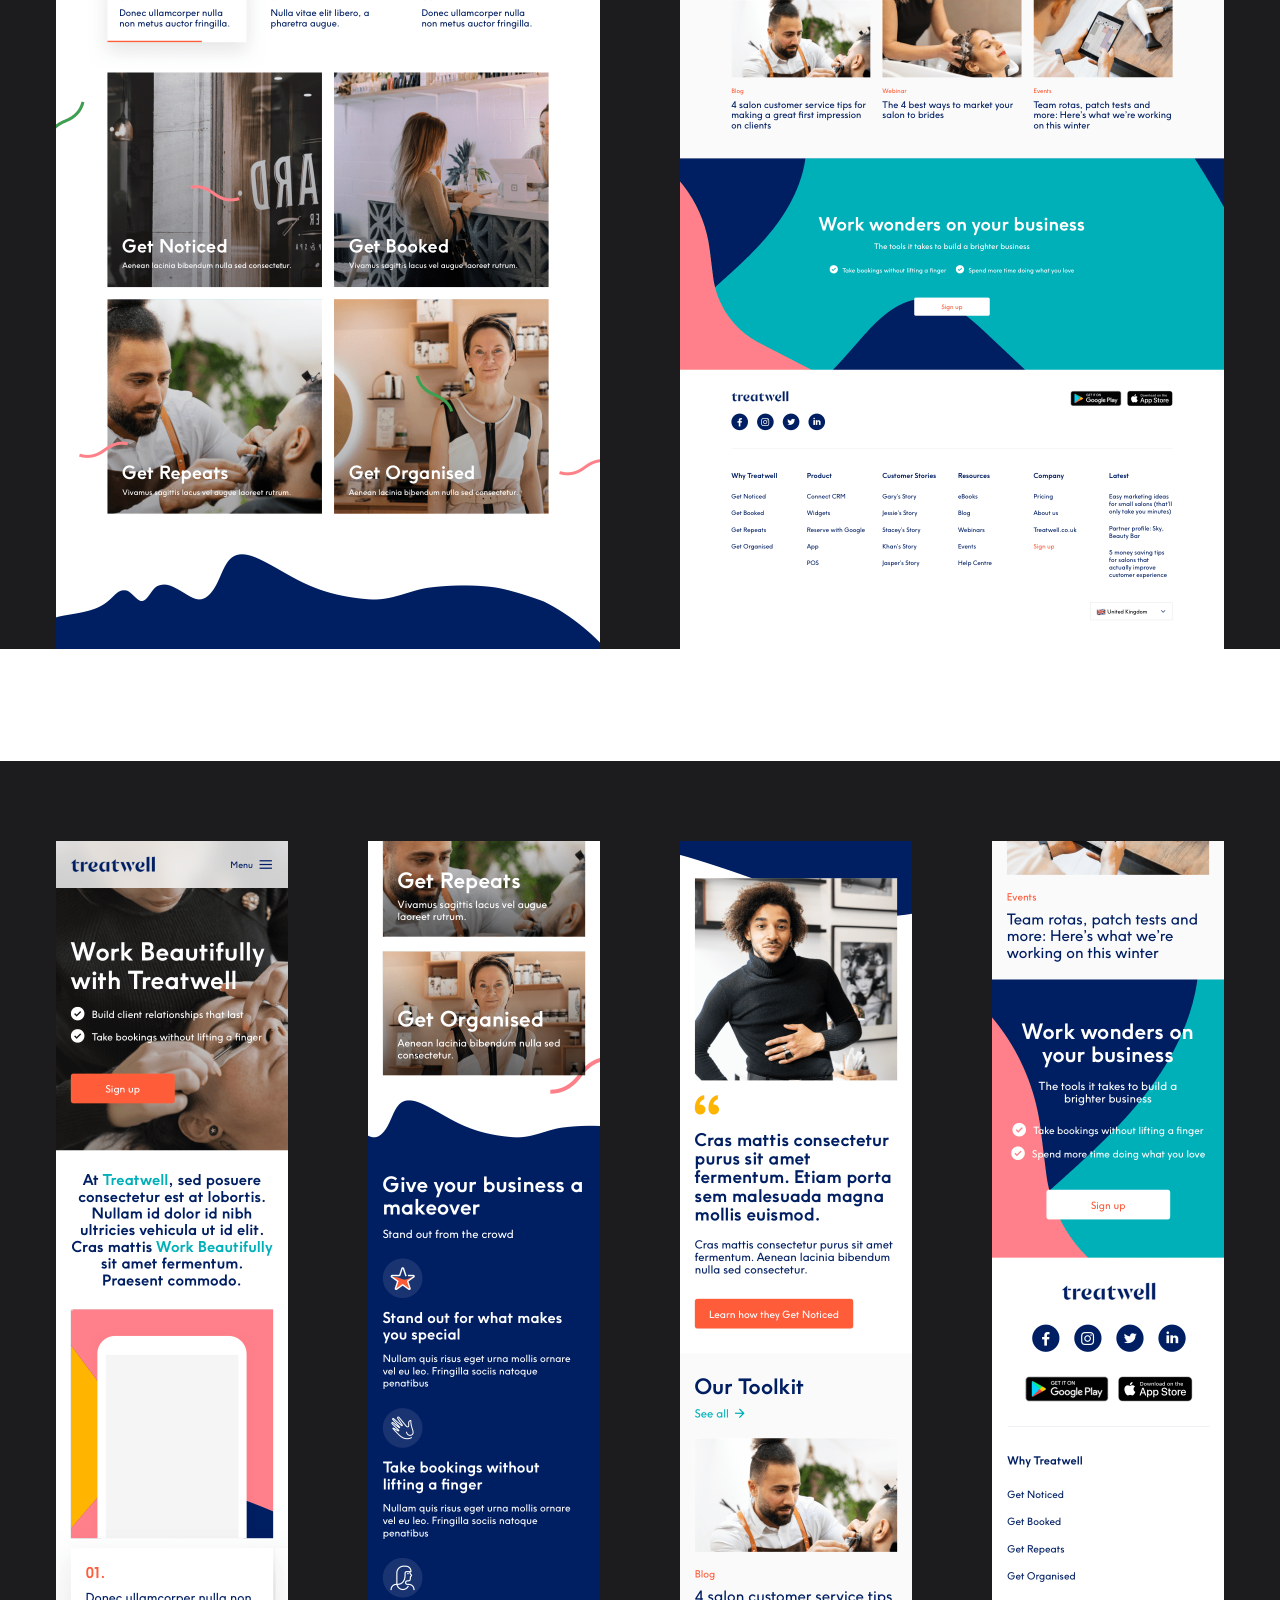
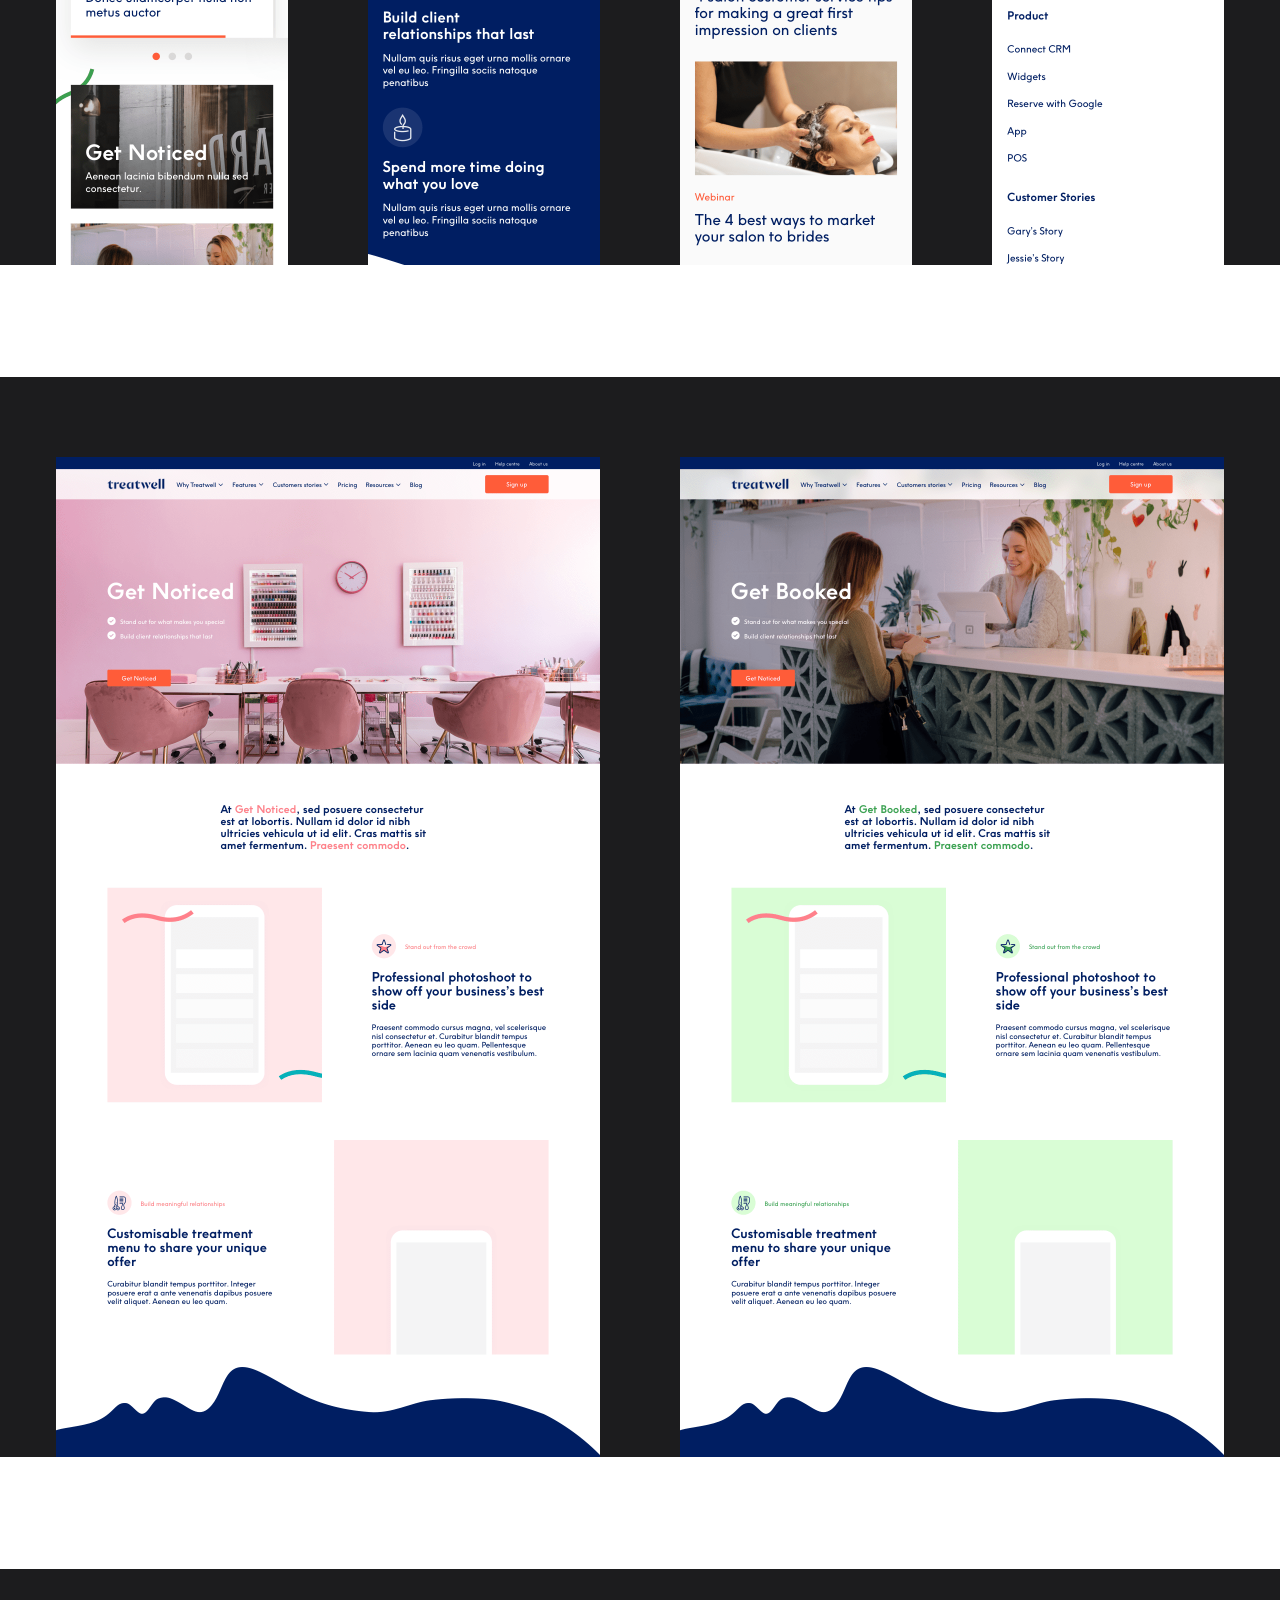
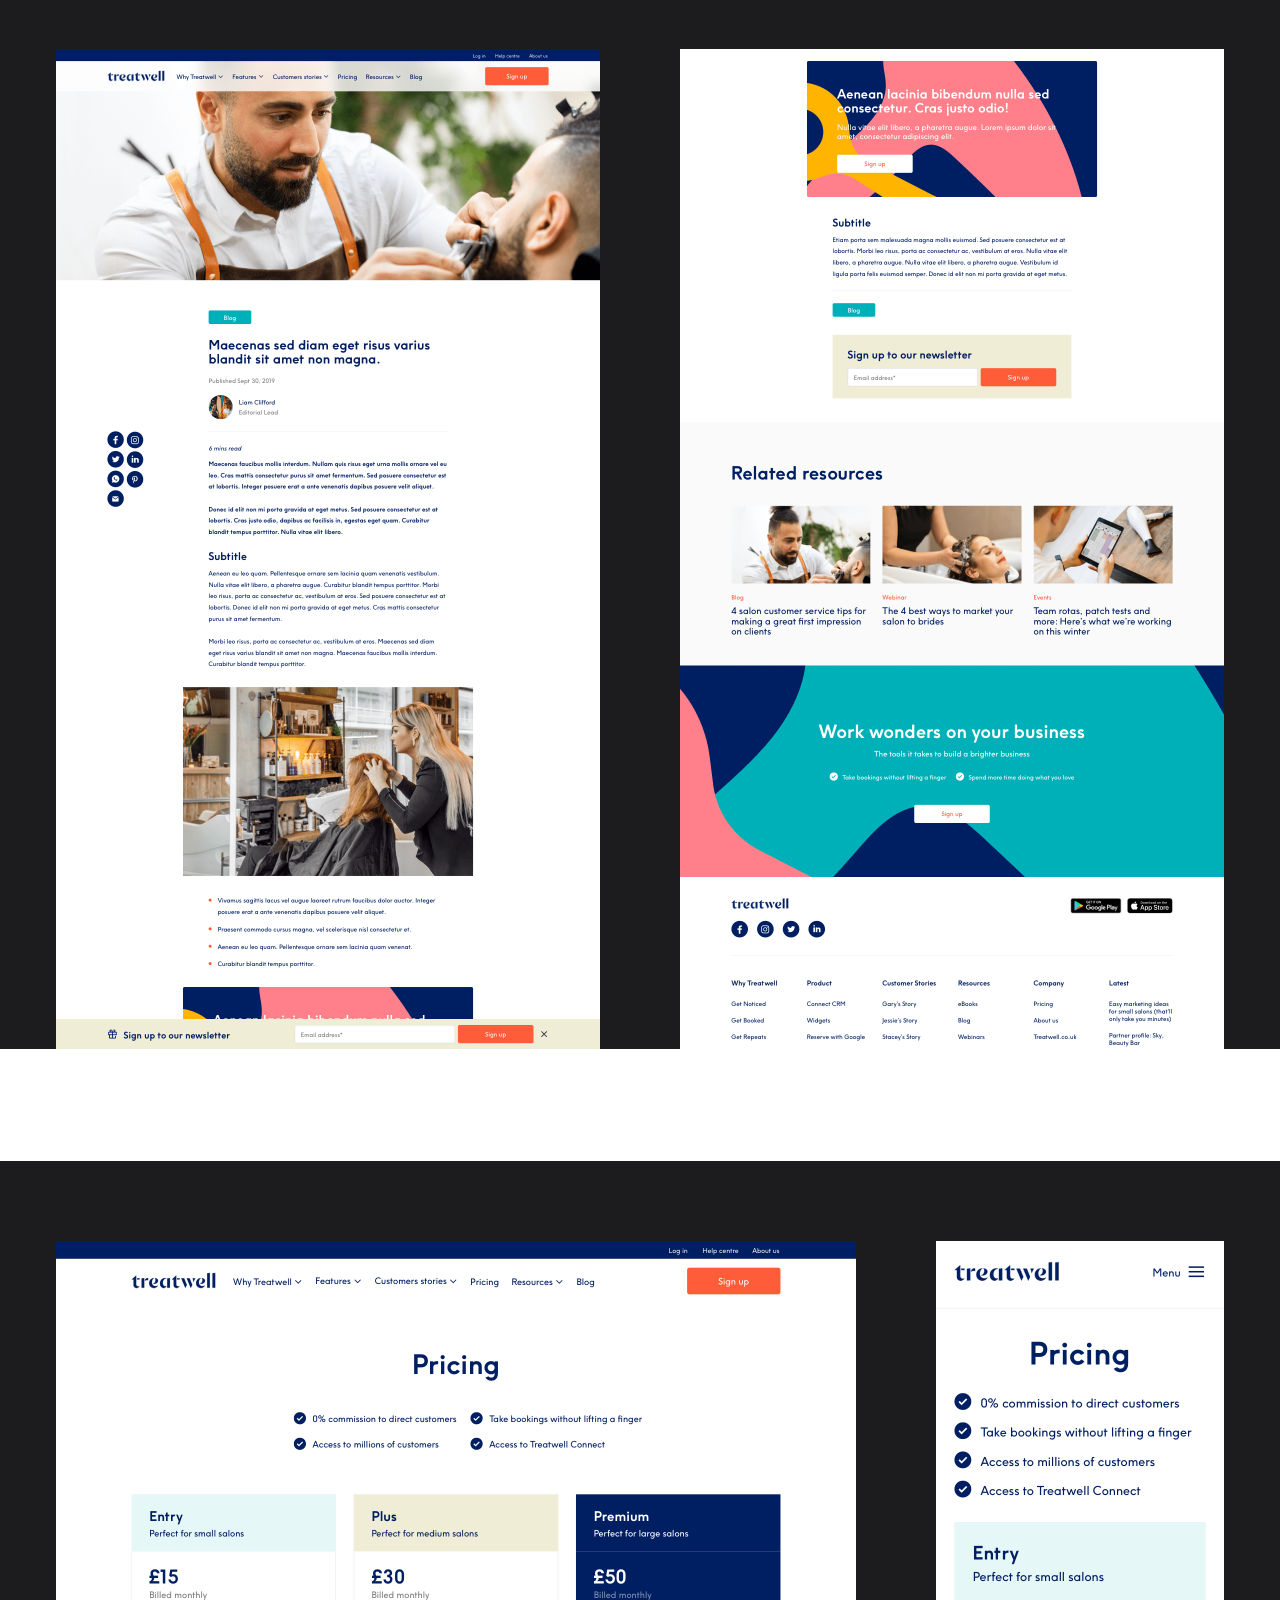
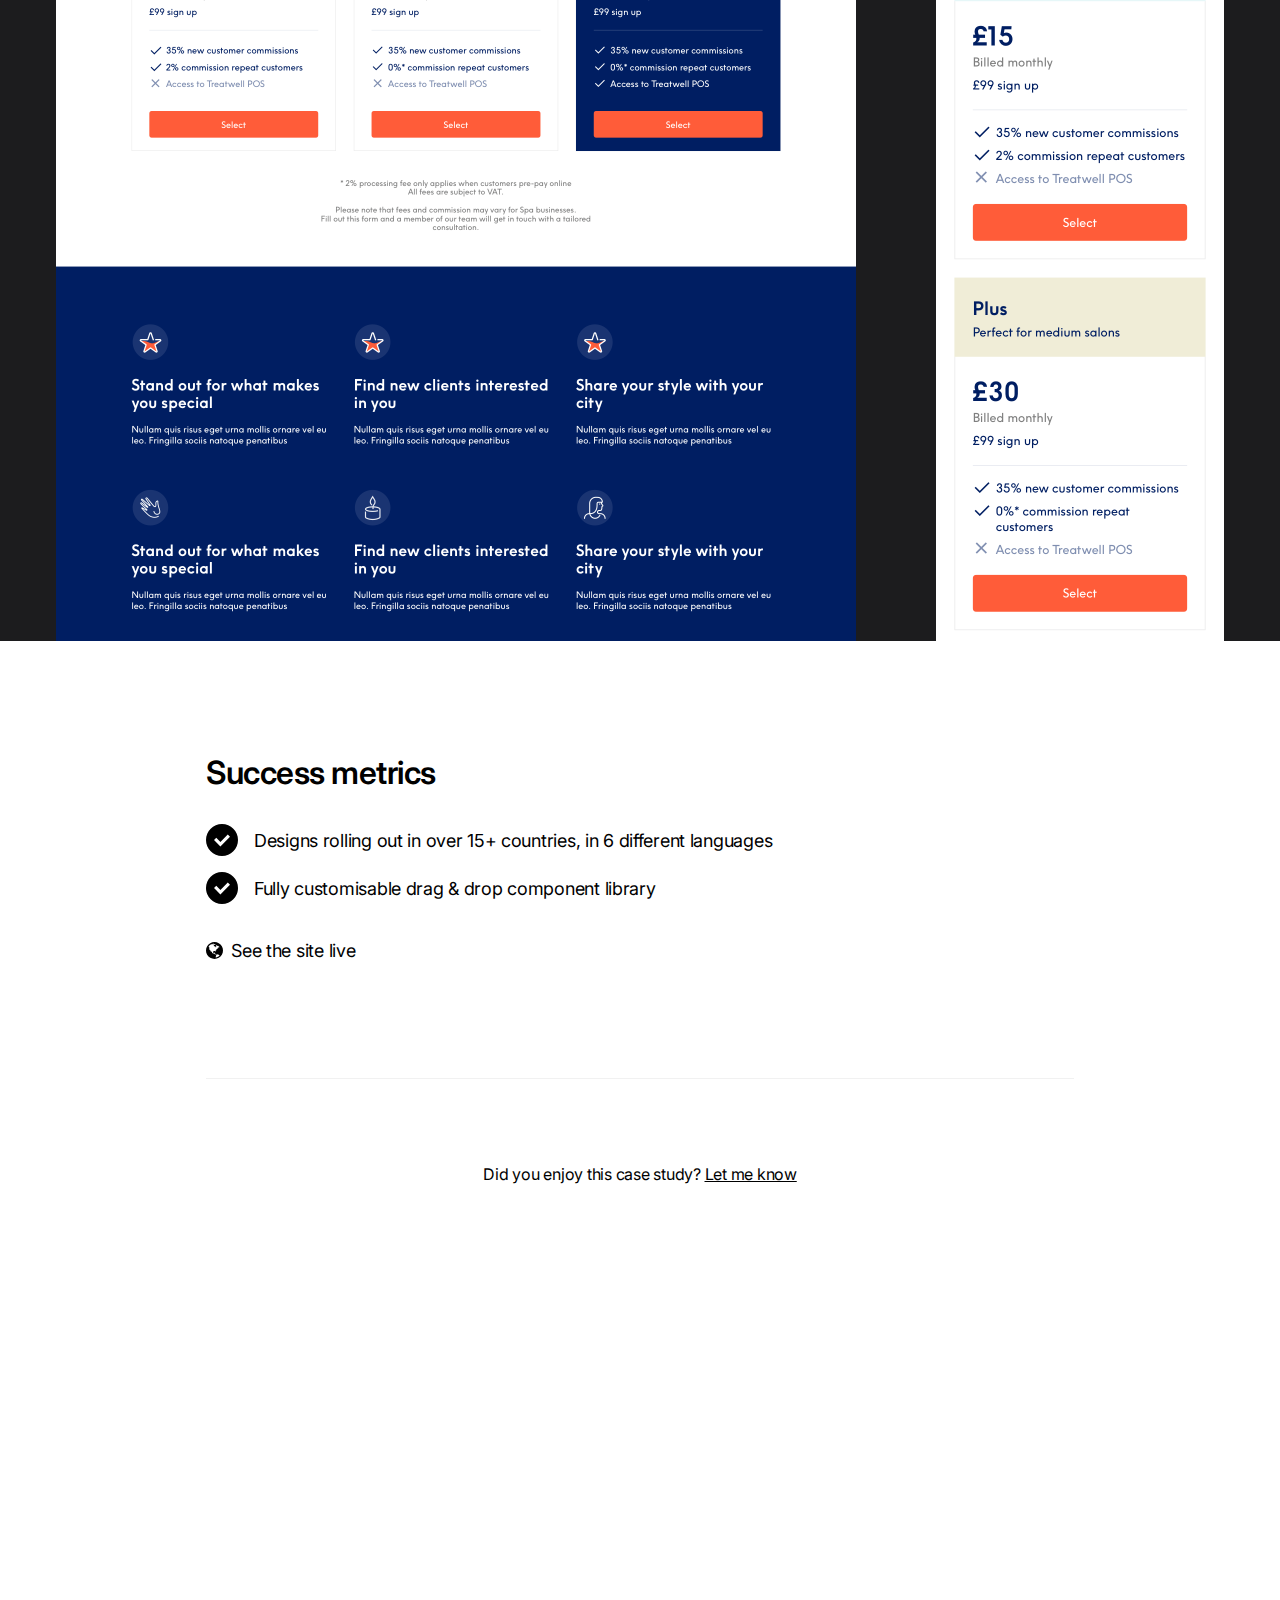
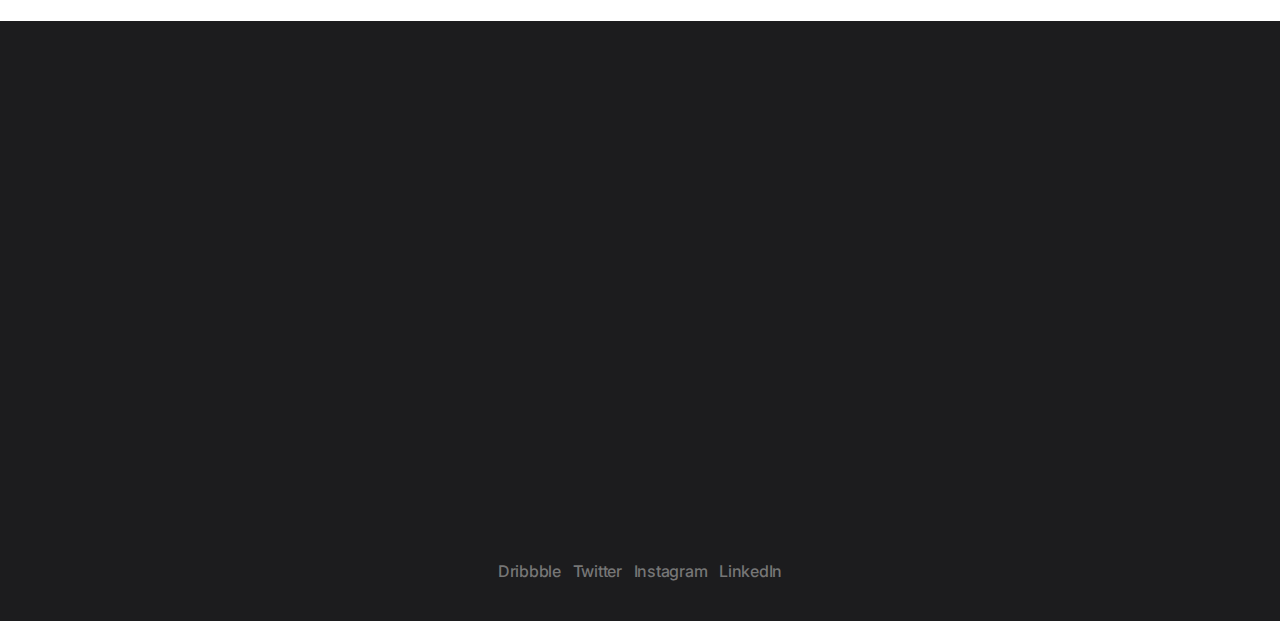
<file: treatwell.html>
<!DOCTYPE html>
<html lang="en">
  <head>
    <meta charset="UTF-8">
  <meta name="viewport" content="width=device-width,initial-scale=1">
  <meta name="Description" content="Designing the Treatwell product partner site">
    <title>Treatwell • Jasper Cheyney • Lead Designer</title>
    <link href="https://fonts.googleapis.com/css2?family=Inter:wght@400;500;600&display=swap" rel="stylesheet">
  <link rel="stylesheet" href="styles.css" type="text/css">
  <link rel="icon" type="image/png" href="favicon.ico"/>
    <script async src="https://www.googletagmanager.com/gtag/js?id=UA-79519538-1"></script>
  <script>
    window.dataLayer = window.dataLayer || [];
    function gtag(){dataLayer.push(arguments);}
    gtag('js', new Date());

    gtag('config', 'UA-79519538-1');
  </script>
  <meta property="og:image" content="https://jaspercheyney.co.uk/images/treatwell/treatwell-social-preview.png"/>
  <meta property="og:title" content="Treatwell • Jasper Cheyney • Lead Designer"/>
  <meta property="og:description" content="I specialise in designing minimal, effective digital products."/>
  </head>
  <body>
  <script>
    let onpageLoad = localStorage.getItem("theme") || "";
    let element = document.body;
    if (element && onpageLoad) {
        element.classList.add(onpageLoad);
        element.classList.remove('no-animate');
    }
  </script>
<div class="navigation">
<div id="navbar" class="wrapper">
<div class="container">
    <nav>
      <div class="hamburger">
        <div class="line"></div>
        <div class="line"></div>
        <div class="line"></div>
      </div>

      <ul class="nav-links">
        <li class="logo"><a href="https://jaspercheyney.co.uk/" aria-label="Home"></a></li>
        <li><a href="https://jaspercheyney.co.uk/#projects">Projects</a></li>
        <li><a href="https://jaspercheyney.co.uk/playground">Playground</a></li>
        <li><a href="https://jaspercheyney.co.uk/about">About</a></li>
        <li class="dark-mode-toggle" id="darkmodeToggle" onclick="themeToggle()">
          <svg width="24" height="24" viewBox="0 0 24 24" fill="none" xmlns="http://www.w3.org/2000/svg">
          <path id="dark-mode-svg" d="M12 24C18.6274 24 23 19.5 24 15.6C18.5 17.5 14.105 15.1973 11.65 13C5.5 7 8.4 0 8.4 0C4 1.5 0 5.37258 0 12C0 18.6274 5.37258 24 12 24Z" fill="#000000">
          <animate id="animation-to-sun" begin="indefinite" attributeName="d" dur="400ms" to="M12 24C18.6274 24 24 18.6274 24 12C24 8.69378 22.6629 5.69986 20.5 3.52946C18.3273 1.34923 15.3212 0 12 0C5.37258 0 0 5.37258 0 12C0 18.6274 5.37258 24 12 24Z" fill="freeze"/>
          <animate id="animation-to-white" begin="indefinite" attributeName="fill" to="#F5F5F7" dur="400ms" fill="freeze"/>
          <animate id="animation-to-moon" begin="indefinite" attributeName="d" dur="400ms" to="M12 24C18.6274 24 23 19.5 24 15.6C18.5 17.5 14.105 15.1973 11.65 13C5.5 7 8.4 0 8.4 0C4 1.5 0 5.37258 0 12C0 18.6274 5.37258 24 12 24Z" fill="freeze"/>
          <animate id="animation-to-black" begin="indefinite" attributeName="fill" to="#000000" dur="400ms" fill="freeze"/>
          </path>
          </svg>
        </li>
      </ul>
    </nav>
</div>
</div>
</div>
    
    <div class="wrapper show-on-scroll">
      <div class="project-container">
        <div class="col-12-lrg hero project-column">
          <div class="project-title">
            <h1>Treatwell</h1>
            <p>Designing the Treatwell product partner site</p>
          </div>
          <div class="col-12-lrg project-column">
            <div class="project-details">
              <div class="project-detail">
                <h4>Role</h4>
                <h5>Lead Designer - UX, Visual and Interaction</h5>
              </div>
              <div class="project-detail">
                <h4>Team</h4>
                <h5>Adam Lee, Carmine Colicino</h5>
              </div>
              <div class="project-detail">
                <h4>Design method</h4>
                <h5>Resuable components (React)</h5>
              </div>
            </div>
          </div>
        </div>
        <h3>Work beautifully</h3>
        <p>Treatwell is one of the U.K.'s biggest online spa & salon software providers giving beauty business owners an online booking app for a monthly subscription fee. Their existing growth model relied too heavily on paid advertising and marketing to attract new salons and Treatwell wanted to move away from this and explore methods that could generate organic subscription growth.</p>
        <p>The solution was the Treatwell Partners site, a content platform which allowed Treatwell to effectively market their product and all of it's features to potential customers whilst and at the same time publish unique, evergreen content that would act as an organic lead generator via search engines.</p>
      </div>
    </div>

    <div class="col-12-lrg project-dark"> 
      <div class="container wrapper">
        <img class="project-image" src="images/treatwell/treatwell1.png" alt="Treatwell homepage and pricing desktop and mobile wireframes">
      </div>
    </div>
        
    <div class="wrapper">
      <div class="project-container">
        <h3>Design approach</h3>
        <p>When approaching the design it felt important to emphasis the human aspect of the brand, drawing attention to the people involved in beauty spas and salons allowed the design to speak directly to the partners to address their daily problems, delivering the solution through the product.</p>
        <p>Whilst the spotlight was on partners, it needed to feel fresh and exciting; using bright bold colours for backgrounds and icons, combined with abstract beauty-shapes it helped achieve just that. Combining the visual style with concise copy it makes it clear exactly what benefits Treatwell offers beauty businesses.</p>
      </div>
    </div>
    
    <div class="col-12-lrg project-dark"> 
      <div class="container wrapper">
        <img class="project-image" src="images/treatwell/treatwell2.png" alt="Treatwell homepage desktop design">
      </div>
    </div>
     <div class="col-12-lrg project-dark"> 
       <div class="container wrapper">
         <img class="project-image" src="images/treatwell/treatwell3.png" alt="Treatwell homepage mobile design">
       </div>
     </div>

     <div class="col-12-lrg project-dark"> 
       <div class="container wrapper">
        <img class="project-image" src="images/treatwell/treatwell4.png" alt="Treatwell feature pages desktop design">
      </div>
    </div>

     <div class="col-12-lrg project-dark"> 
       <div class="container wrapper">
        <img class="project-image" src="images/treatwell/treatwell5.png" alt="Treatwell article desktop design">
      </div>
    </div>

     <div class="col-12-lrg project-dark"> 
       <div class="container wrapper">
        <img class="project-image" src="images/treatwell/treatwell6.png" alt="Treatwell pricing desktop and mobile design">
      </div>
    </div>

    <div class="wrapper">
      <div class="project-container">
        <div class="success-metrics">
          <h3>Success metrics</h3>
          <div class="success-icon">
            <img src="images/icon-tick.svg" alt="Success Metric Tick Icon">
            <p>Designs rolling out in over 15+ countries, in 6 different languages</p>
          </div>
          <div class="success-icon success-final">
            <img src="images/icon-tick.svg" alt="Success Metric Tick Icon">
            <p>Fully customisable drag & drop component library</p>
          </div>
          <p class="live-link"><a href="https://www.treatwell.co.uk/partners/" rel="noreferrer noopener nofollow" target="_blank">See the site live</a></p>
        </div>

        <p class="smaller-p">Did you enjoy this case study? <a href="mailto:jasper@cheyneymail.co.uk?subject=Hello!">Let me know</a></p>

    <div class="projects show-on-scroll" id="projects">

      <div class="project-card">
        <a href="https://jaspercheyney.co.uk/treatwell">
          <div class="project-single">
            <div class="treatwell"><img src="images/project-placeholder-small.png" alt="Treatwell project"></div>
            <h5>View project</h5>
          </div>
        </a>
      </div>

      <div class="project-card">
        <a href="https://jaspercheyney.co.uk/bacardi">
          <div class="project-single">
            <div class="bacardi"><img src="images/project-placeholder-small.png" alt="Bacardi project"></div>
            <h5>View project</h5>
          </div>
        </a>
      </div>

      <div class="project-card">
        <a href="https://jaspercheyney.co.uk/sage">
          <div class="project-single">
            <div class="sage"><img src="images/project-placeholder-small.png" alt="Sage project"></div>
            <h5>View project</h5>
          </div>
        </a>
      </div>

      <div class="project-card">
        <a href="https://jaspercheyney.co.uk/lindy">
          <div class="project-single">
            <div class="lindy"><img src="images/project-placeholder-small.png" alt="LINDY project"></div>
            <h5>View project</h5>
          </div>
        </a>
      </div>

      <div class="project-card">
        <a href="https://jaspercheyney.co.uk/thingstream">
          <div class="project-single">
            <div class="thingstream"><img src="images/project-placeholder-small.png" alt="Thingstream project"></div>
            <h5>View project</h5>
          </div>
        </a>
      </div>

      <div class="project-card">
        <a href="https://jaspercheyney.co.uk/bravo">
          <div class="project-single">
            <div class="bravo"><img src="images/project-placeholder-small.png" alt="Bravo project"></div>
            <h5>View project</h5>
          </div>
        </a>
      </div>

    </div>

      </div>
    </div>

      <div class="col-12-lrg footer">
        <div class="container show-on-scroll">
          <h2>Say hello.</h2>
          <div class="footer-cta"><a href="mailto:jasper@cheyneymail.co.uk?subject=Hello!">Get in touch</a></div>
        </div>
      </div>
      <div class="col-12-lrg sub-footer">
        <div class="social-links">
          <h4>
            <a href="https://dribbble.com/jasperc" rel="noreferrer noopener nofollow" target="_blank">Dribbble</a>
            <a href="https://twitter.com/JasperCheyney" rel="noreferrer noopener nofollow" target="_blank">Twitter</a>
            <a href="https://www.instagram.com/jaspercheyney/" rel="noreferrer noopener nofollow" target="_blank">Instagram</a>
            <a href="https://www.linkedin.com/in/jaspercheyney/" rel="noreferrer noopener nofollow" target="_blank">LinkedIn</a>
          </h4>
        </div>
      </div>

<!-- Sticky CTA -->
<div class="fixed-cta">
  <a href="mailto:jasper@cheyneymail.co.uk?subject=Hello!">Get in touch</a>
</div>

  <script src="app.js"></script>
  </body>
  </html>
</file>
<file: styles.css>
/*Global*/

.no-animate {
	transition: none;
}

:root {
	--black: #000000;
	--light-black: #1C1C1E;
	--dark-grey: #767676;
	--grey: #F4F4F4;
	--light-grey: #F1F1F1;
	--white: #FFFFFF;
}

:root {
	--spacing-xxs: 8px;
	--spacing-xs: 16px;
	--spacing-s: 24px;
	--spacing-m: 32px;
	--spacing-l: 80px;
	--spacing-xl: 112px;
}

body,
h1,
h2,
h3,
h4,
h5,
h6,
nav, nav li, nav li a, nav li img, nav li a:after,
.cta,
.footer,
.footer-cta a,
.fixed-cta, .fixed-cta a,
p,
p a,
.status,
.skill-icon img,
.blur-hover,
.success-metrics,
.success-metrics img,
.success-metrics a:before,
.success-metrics a:hover:after,
.project-light,
.project-dark
{
    transition: opacity, color, background-color, 400ms 100ms cubic-bezier(0.645, 0.045, 0.355, 1);
}

html {
	scroll-behavior: smooth;
}

body {
	margin: 0;
}

/*Typography*/

h1 {
	font-family: 'Inter', sans-serif;
	font-size: 64px;
	color: var(--black);
	letter-spacing: -1px;
	font-weight: 600;
	line-height: normal;
	padding-bottom: var(--spacing-m);
	margin: 0;
}

h2 {
	font-family: 'Inter', sans-serif;
	font-size: 56px;
	color: var(--black);
	letter-spacing: -0.88px;
	font-weight: 600;
	line-height: normal;
	margin: 0;
}

h2 a {
	color: var(--black);
	transition: color 400ms 100ms cubic-bezier(0.645, 0.045, 0.355, 1), opacity 0ms;
}

h2 a:hover {
	opacity: 0.5;
}

h3 {
	font-family: 'Inter', sans-serif;
	font-size: 32px;
	color: var(--black);
	letter-spacing: -0.5px;
	font-weight: 600;
	line-height: normal;
	margin: 0;
}

h4 {
	font-family: 'Inter', sans-serif;
	font-size: 16px;
	color: var(--dark-grey);
	letter-spacing: -0.25px;
	font-weight: 500;
	line-height: normal;
	margin: 0;
}

h5 {
	font-family: 'Inter', sans-serif;
	font-size: 20px;
	color: var(--black);
	letter-spacing: -0.31px;
	font-weight: 600;
	line-height: normal;
	margin: 0;
}

p {
	font-family: 'Inter', sans-serif;
	font-size: 18px;
	color: var(--black);
	letter-spacing: -0.28px;
	font-weight: 400;
	line-height: 30px;
	margin: 0;
	-webkit-font-smoothing: antialiased;
}

.smaller-p {
	font-family: 'Inter', sans-serif;
	font-size: 16px;
	color: var(--black);
	letter-spacing: -0.25px;
	text-align: center;
	font-weight: 400;
	line-height: 30px;
	padding: var(--spacing-l) 0 48px 0;
	margin: 0;
	-webkit-font-smoothing: antialiased;
}

.smaller-p a {
	color: var(--black);
	transition: color 400ms 100ms cubic-bezier(0.645, 0.045, 0.355, 1), opacity 0ms;
}

.smaller-p a:hover {
	opacity: 0.5;
}

/*General Styles*/

ul {
	margin: 0;
	padding: 0;
}

nav {
	height: 100px;
}

.logo {
	background-image: url('images/logo.svg');
	background-repeat: no-repeat;
	width: 40px;
    height: 40px;
    display: flex;
    align-items: center;
}

.logo a {
	display: block;
	width: 40px;
	height: 40px;
}

.logo:hover {
	cursor: pointer;
}

.logo a:after {
	display: none;
}

.nav-links {
	display: flex;
	list-style: none;
	align-items: center;
	height: 100%;
}

.nav-links img {
	padding-right: var(--spacing-s);
}

nav li {
	padding: 0 var(--spacing-s);
	height: 17px;
}

nav li:first-child {
	padding-left: 0;
}

nav li, nav li a, .cta, .footer-cta a, .fixed-cta a {
	font-family: 'Inter', sans-serif;
	font-size: 14px;
	color: var(--black);
	letter-spacing: -0.25px;
	font-weight: 500;
	line-height: normal;
	text-decoration: none;
}

nav li a:after {
	border-bottom: solid 1px var(--black);
    content: '';
    display: block;
    margin-top: 3px;
    transform: scaleX(0);
    transform-origin: left;
    transition: transform 250ms cubic-bezier(0.645, 0.045, 0.355, 1);
}

nav li a:hover:after {
	transform: scaleX(1);
}

/*Dark Mode Styles*/

.dark-mode-toggle {
	cursor: pointer;
	margin-left: auto;
	width: 24px;
	height: 24px;
}

.dark-mode {
    background-color: #101010;
    --black: #F5F5F7;
    --light-black: #1A1A1A;
    --dark-grey: #767676;
    --grey: #1A1A1A;
    --light-grey: #1A1A1A;
    --white: #101010;
    -webkit-font-smoothing: antialiased;
    transition: opacity, color, background-color, 400ms 100ms cubic-bezier(0.645, 0.045, 0.355, 1);
}

.dark-mode .footer h2 {
	color: var(--black);
}

.dark-mode .footer-cta {
	background-color: var(--black);
}

.dark-mode .footer-cta a {
	color: var(--white);
}

.dark-mode .logo, .dark-mode .success-metrics img, .dark-mode .success-metrics a:before, .dark-mode .success-metrics a:hover:after {
	filter: invert(96%) sepia(3%) saturate(89%) hue-rotate(201deg) brightness(101%) contrast(96%);
}

.nav-links .dark-mode-toggle {
	padding: 0;
}

.cta {
	padding: var(--spacing-m) 0;
	text-decoration: underline;
}

.hero {
	padding: 200px 0 240px 0;
	align-items: center;
	flex-wrap: wrap;
}

.project-container .hero {
	padding: 200px 0 0 0;
}

.project-container .treatwell, .project-container .bacardi, .project-container .sage, .project-container .lindy, .project-container .thingstream, .project-container .bravo {
	background-size: cover;
}


.project-container .projects {
	grid-row-gap: var(--spacing-m);
	padding-bottom: var(--spacing-l);
}

.hero h1 {
	width: 100%;
}

.hero h3 {
	max-width: 500px;
}

.project-dark {
	background-color: var(--light-black);
	margin: var(--spacing-xl) 0;
}

.project-light {
	background-color: var(--light-grey);
	margin: var(--spacing-xl) 0;
}

.playground {
	margin: 0 0 var(--spacing-l) 0;
}

.playground .project-light {
	margin: var(--spacing-l) 0 0 0;
}

.playground .project-image {
	margin: 0;
}

.bottom-gap img {
	margin: var(--spacing-l) 0 var(--spacing-l) 0;
}

.project-container h3 {
	margin: var(--spacing-l) 0 var(--spacing-m) 0;
}

.project-container p {
	margin-bottom: var(--spacing-m);
}

.project-container .project-single h5 {
	font-size: 18px;
}

.project-image {
	display: block;
	width: 100%;
	margin: var(--spacing-l) 0 0 0;
}

.about-image {
	display: block;
	width: 100%;
	margin: var(--spacing-l) 0 var(--spacing-l) 0;
}

.project-column {
	justify-content: center;
	flex-wrap: wrap;
	align-content: flex-end;
}

.project-title {
	width: 100%;
	display: grid;
	column-gap: var(--spacing-m);
	grid-template-columns: repeat(1, 1fr);
}

.project-title h1 {
	width: 100%;
	border-bottom: 1px solid var(--light-grey);
	margin-bottom: var(--spacing-m)
}

.project-details {
	display: grid;
	column-gap: var(--spacing-m);
	grid-template-columns: repeat(1, 1fr);
	padding-bottom: var(--spacing-m);
	width: 100%;
}

.skills {
	display: grid;
	column-gap: var(--spacing-m);
	grid-template-columns: repeat(1, 1fr);
	row-gap: var(--spacing-xl);
	padding-bottom: var(--spacing-xl);
	width: 100%;
}

.skill-icon {
	height: 32px;
	width: 100%;
	padding: 0 0 var(--spacing-xs) 0;
}

.skill-icon img {
	border-radius: 100px;
}

.dark-mode .skill-icon img {
	opacity: 0.07;
}

.success-metrics {
	padding-bottom: var(--spacing-l);
	border-bottom: 1px solid var(--light-grey);
}

.success-metrics a {
	text-decoration: none;
}

.success-metrics a:before {
	content: url('images/icon-globe.svg');
	margin: 0 8px 0 0;
	vertical-align: middle;
    line-height: normal;
}

.success-metrics a:hover:after {
	content: url('images/icon-link.svg');
	margin: 0 0 0 8px;
}

p.live-link {
	padding: var(--spacing-m) 0 0 0;
}

.success-metrics a {
	color: var(--black);
}

a.social {
	color: var(--black);
	transition: color 400ms 100ms cubic-bezier(0.645, 0.045, 0.355, 1), opacity 0ms;
}

a.social:hover {
	opacity: 0.5;
}

.success-icon {
	display: grid;
	column-gap: var(--spacing-xs);
	grid-template-columns: repeat(1, 32px 1fr);
	width: 100%;
	margin: 0 0 var(--spacing-xs) 0;
}

.success-final {
	margin: 0;
}

.success-icon p {
	margin: 2px 0 0 0;
}


.project-detail h4 {
	padding-bottom: var(--spacing-xs);
}

.projects {
	display: grid;
	width: 100%;
	column-gap: var(--spacing-m);
	grid-template-columns: repeat(1, 1fr);
	grid-row-gap: var(--spacing-l);
	padding-bottom: var(--spacing-xl);
}

.project-container .projects {
	grid-template-columns: repeat(2, 1fr);
}

.project-card {
	width: 100%;
	height: 100%;
	cursor: pointer;
}

.project-card a {
	text-decoration: none;
}

.project-card:hover .treatwell,
.project-card:hover .bacardi,
.project-card:hover .sage,
.project-card:hover .lindy,
.project-card:hover .thingstream,
.project-card:hover .bravo {
	filter: blur(22px);
	transition: opacity, filter 0.45s ease;
}

.project-card h3 {
    padding-top: var(--spacing-m);
}

.project-card h5 {
	position: absolute;
	color: var(--white);
	z-index: -1;
	transition: opacity, filter, 0.45s ease;
	opacity: 0;
}

.project-card:hover h5 {
	z-index: 1;
	opacity: 1;
}

.project-single {
	display: flex;
	align-items: center;
	justify-content: center;
	background-color: var(--grey);
	transition: opacity, color, background-color, 400ms 100ms cubic-bezier(0.645, 0.045, 0.355, 1);
}

.project-single img {
	display: block;
	height: 100%;
	width: 100%;
	backface-visibility: hidden;
}

.dark-mode .project-single {
	background-color: var(--light-black);
	transition: opacity, color, background-color, 400ms 100ms cubic-bezier(0.645, 0.045, 0.355, 1);
}

.treatwell {
	background-image: url('images/treatwell/project-treatwell.png');
	background-size: contain;
	background-repeat: no-repeat;
	transition: filter 0.45s ease, opacity 0.45s ease, background-image 400ms 100ms cubic-bezier(0.645, 0.045, 0.355, 1);
	background-position:center;
	width: 100%;
}

.bacardi {
	background-image: url('images/bacardi/project-bacardi.png');
	background-size: contain;
	background-repeat: no-repeat;
	transition: filter 0.45s ease, opacity 0.45s ease, background-image 400ms 100ms cubic-bezier(0.645, 0.045, 0.355, 1);
	background-position:center;
	width: 100%;
}

.sage {
	background-image: url('images/sage/project-sage.png');
	background-size: contain;
	background-repeat: no-repeat;
	transition: filter 0.45s ease, opacity 0.45s ease, background-image 400ms 100ms cubic-bezier(0.645, 0.045, 0.355, 1);
	background-position:center;
	width: 100%;
}

.lindy {
	background-image: url('images/lindy/project-lindy.png');
	background-size: contain;
	background-repeat: no-repeat;
	transition: filter 0.45s ease, opacity 0.45s ease, background-image 400ms 100ms cubic-bezier(0.645, 0.045, 0.355, 1);
	background-position:center;
	width: 100%;
}

.thingstream {
	background-image: url('images/thingstream/project-thingstream.png');
	background-size: contain;
	background-repeat: no-repeat;
	transition: filter 0.45s ease, opacity 0.45s ease, background-image 400ms 100ms cubic-bezier(0.645, 0.045, 0.355, 1);
	background-position:center;
	width: 100%;
}

.bravo {
	background-image: url('images/bravo/project-bravo.png');
	background-size: contain;
	background-repeat: no-repeat;
	transition: filter 0.45s ease, opacity 0.45s ease, background-image 400ms 100ms cubic-bezier(0.645, 0.045, 0.355, 1);
	background-position:center;
	width: 100%;
}

.dark-mode .treatwell {
	background-image: url('images/treatwell/project-treatwell-dark.png');
}

.dark-mode .bacardi {
	background-image: url('images/bacardi/project-bacardi-dark.png');
}

.dark-mode .sage {
	background-image: url('images/sage/project-sage-dark.png');
}

.dark-mode .lindy {
	background-image: url('images/lindy/project-lindy-dark.png');
}

.dark-mode .thingstream {
	background-image: url('images/thingstream/project-thingstream-dark.png');
}

.dark-mode .bravo {
	background-image: url('images/bravo/project-bravo-dark.png');
}

.photos {
	padding-top: var(--spacing-l);
}

.photo-card img {
	display: block;
	height: 100%;
	width: 100%;
}

.what-i-do h2 {
	padding-bottom: var(--spacing-xl);
}

.footer {
	background-color: var(--light-black);
	height: 500px;
	align-items: center;
	z-index: 2;
    position: relative;
}

.sub-footer {
	background-color: var(--light-black);
	height: 100px;
	align-items: center;
	z-index: 2;
    position: relative;
}

.social-links {
	width: 100%;
	text-align: center;
}

.social-links a {
	color: var(--dark-grey);
	text-decoration: none;
	padding: 0 4px;
}

.social-links a:hover {
	text-decoration: underline;
}

.footer h2 {
	text-align: center;
	color: var(--white);
	padding: 0 0 var(--spacing-m) 0;
}

.footer h5 {
	text-align: center;
}

.footer h5 a {
	padding: 0 4px 0 4px;
	text-decoration: none;
	color: var(--dark-grey);
}

.footer h5 a:hover {
	text-decoration: underline;
}

.footer .project-details {
	padding-top: var(--spacing-l);
	grid-template-columns: repeat(1, 1fr);
}

.footer-cta {
	display: flex;
	margin: 0 auto;
	background-color: var(--white);
	width: 168px;
	height: 48px;
}

.footer-cta a, .fixed-cta a {
	font-size: 14px;
	display: block;
	width: 100%;
    height: 100%;
    text-align: center;
    line-height: 3.4;
}

.fixed-cta {
	display: flex;
	position: fixed;
	justify-content: center;
	align-items: center;
	background-color: var(--black);
	width: 168px;
	height: 48px;
	right: 0;
	bottom: 0;
	margin: 24px;
	z-index: 1;
}

.fixed-cta a {
	color: var(--white);
}

.show-on-scroll.is-visible {
	opacity: 1;
}

.show-on-scroll {
	opacity: 0;
	transition: opacity 900ms 100ms cubic-bezier(0.645, 0.045, 0.355, 1);
}

/*Columns & Grid*/

.wrapper {
	padding: 0 var(--spacing-s);
}

.container {
	width: 100%;
	max-width: 1168px;
	margin: 0 auto;
}

.project-container {
	width: 100%;
	max-width: 868px;
	margin: 0 auto;
}

.status {
	display: flex;
	width: 100%;
	height: 608px;
	background-color: var(--grey);
	align-items: center;
	margin: 0 0 var(--spacing-xl) 0;
}

.status h2 {
	margin: 0 auto;
	padding: var(--spacing-xl) var(--spacing-m);
	max-width: 900px;
}

.col-12-lrg {
	display: flex;
	width: 100%;
}

/*Media Queries*/

/*Tablet*/
@media (max-width: 900px){
	h2 {
		font-size: 48px;
	}

	.project-details {
		row-gap: var(--spacing-s);
	}

	.project-details h4 {
		padding-bottom: 8px;
	}
}

/*Mobile*/
@media (max-width: 600px){
	.col-12-sml {
		width: 100%;
	}

	h1 {
		font-size: 48px;
	}

	h2 {
		font-size: 40px;
	}

	h3 {
		font-size: 32px;
	}

	.project-details, .skills {
		row-gap: var(--spacing-s);
	}

	.project-details h4 {
		padding-bottom: 8px;
	}

	.success-icon {
		grid-template-columns: repeat(1, 1fr);
		row-gap: var(--spacing-xxs);
		padding-bottom: 0;
	}

	.success-final {
		margin-bottom: var(--spacing-xxs);
	}

	.line {
		width: 30px;
		height: 2px;
		background: var(--black);
		margin: var(--spacing-xxs) 0;
		transition: all 0.25s ease-in;
	}

	.navigation {
	    border-bottom: none;
	}

	.navigation .wrapper {
		padding: 0;
	}

	nav {
		position: fixed;
		width: 100%;
		background: none;
		border: none;
		z-index: 3;
		pointer-events: none;
	}

	.nav-links li:last-child {
		padding-top: 22px;
		padding-left: 24px;
		height: 44px;
	}

	.hamburger {
		position: absolute;
		cursor: pointer;
		right: var(--spacing-s);
		z-index: 3;
		margin-top: var(--spacing-xs);
		pointer-events: auto;
	}

	.hamburger.open .line:nth-child(1) {
	    transform: translateY(10px) rotate(45deg);
	}

	.hamburger.open .line:nth-child(2) {
	    opacity: 0;
	}

	.hamburger.open .line:nth-child(3) {
	    transform: translateY(-10px) rotate(-45deg);
	}

	.nav-links {
		position: fixed;
		background: var(--white);
		height: 100vh;
		width: 100%;
		flex-direction: column;
		clip-path: circle(100px at 114% -14%);
		-webkit-clip-path: circle(100px at 114% -14%);
		transition: all 0.6s ease-in-out;
		pointer-events: none;
		padding-top: 70px;
	}

	.nav-links.open {
		clip-path: circle(1800px at 90% -10%);
		-webkit-clip-path: circle(1800px at 90% -10%);
		pointer-events: all;
	}

	.cta {
		display: none;
	}

	.logo {
		position: absolute;
		top: var(--spacing-xs);
		left: var(--spacing-s);
		border: none;
	}

	.nav-links li {
		padding: var(--spacing-s) var(--spacing-s);
		width: 100%;
		border-top: 1px solid var(--light-grey);
		animation: fade-in 1000ms ease forwards, slide-in-right 1000ms ease forwards;
	    opacity: 0;
	}

	.nav-links li:first-child {
		border: none;
	}

	.nav-links li a {
		padding-left: 24px;
	}

	.nav-links li.logo, .nav-links li.logo a {
	padding: 0;
	}

	.nav-links li:nth-child(1) {
		animation-delay: calc((0 * 70ms) + 900ms);
	}

	.nav-links li:nth-child(2) {
		animation-delay: calc((1 * 70ms) + 900ms);
	}

	.nav-links li:nth-child(3) {
		animation-delay: calc((2 * 70ms) + 900ms);
	}

	.nav-links li:nth-child(4) {
		animation-delay: calc((3 * 70ms) + 900ms);
	}

	.nav-links li:nth-child(5) {
		animation-delay: calc((4 * 70ms) + 900ms);
	}

	nav li:first-child {
		padding-left: var(--spacing-s);
	}

	nav li:last-child {
		border-bottom: 1px solid var(--light-grey);
	}

	nav li a:after {
		display: none;
	}

	.hero {
		padding: 144px 0 120px 0;
	}

	.hero .project-title p {
		margin-bottom: var(--spacing-l);
	}

	.project-container .hero {
		padding: 144px 0 0 0;
	}

	.status {
		height: auto;
	}

	.status h2 {
		padding: var(--spacing-l) var(--spacing-m);
	}

	.what-i-do h2 {
		padding-bottom: var(--spacing-l);
	}

	.success-metrics {
		padding-bottom: var(--spacing-xs);
	}

	.smaller-p {
		padding: var(--spacing-xl) 0 var(--spacing-s) 0;
	}

	.footer {
		height: auto;
		padding: calc(var(--spacing-xl)*2) 0 var(--spacing-l) 0;
	}

	#navbar.navbar-hide {
		top: 0px;
	}


@keyframes fade-in {
  from {
    opacity: 0;
  }

  to {
    opacity: 1;
  }
}

@keyframes slide-in-right {
  from {
    transform: translate(-15px, 0);
  }

  to {
    -webkit-backface-visibility: hidden;
    backface-visibility: hidden;
    transform: translate(0, 0);
  }
}

/*Variable Media Queries*/

	:root {
	--spacing-m: 24px;
	--spacing-l: 32px;
	--spacing-xl: 48px;
}

}

/*Mobile First Media Queries*/

@media (min-width: 375px){
/*	.projects {
		margin: 0 auto;
	}*/
}

@media (min-width: 600px){
	.projects, .project-details, .skills {
		grid-template-columns: repeat(2, 1fr);
	}

	.project-container .projects {
		grid-template-columns: repeat(3, 1fr);
	}

	#navbar {
		position: fixed;
		width: calc(100% - 48px);
		max-width: 1168px;
		height: 100px;
	    left:50%;
	    transform:translateX(-50%);	
		top: 0px;
		transition: top 0.45s ease;
		z-index: 1;
	}

	#navbar.navbar-hide {
		top: -100px;
	}

	.navigation {
		height: 100px;
	}
}

@media (min-width: 900px){
	.projects, .project-details {
		grid-template-columns: repeat(3, 1fr);
	}
	
	.skills {
		grid-template-columns: repeat(4, 1fr);
	}
}
</file>
